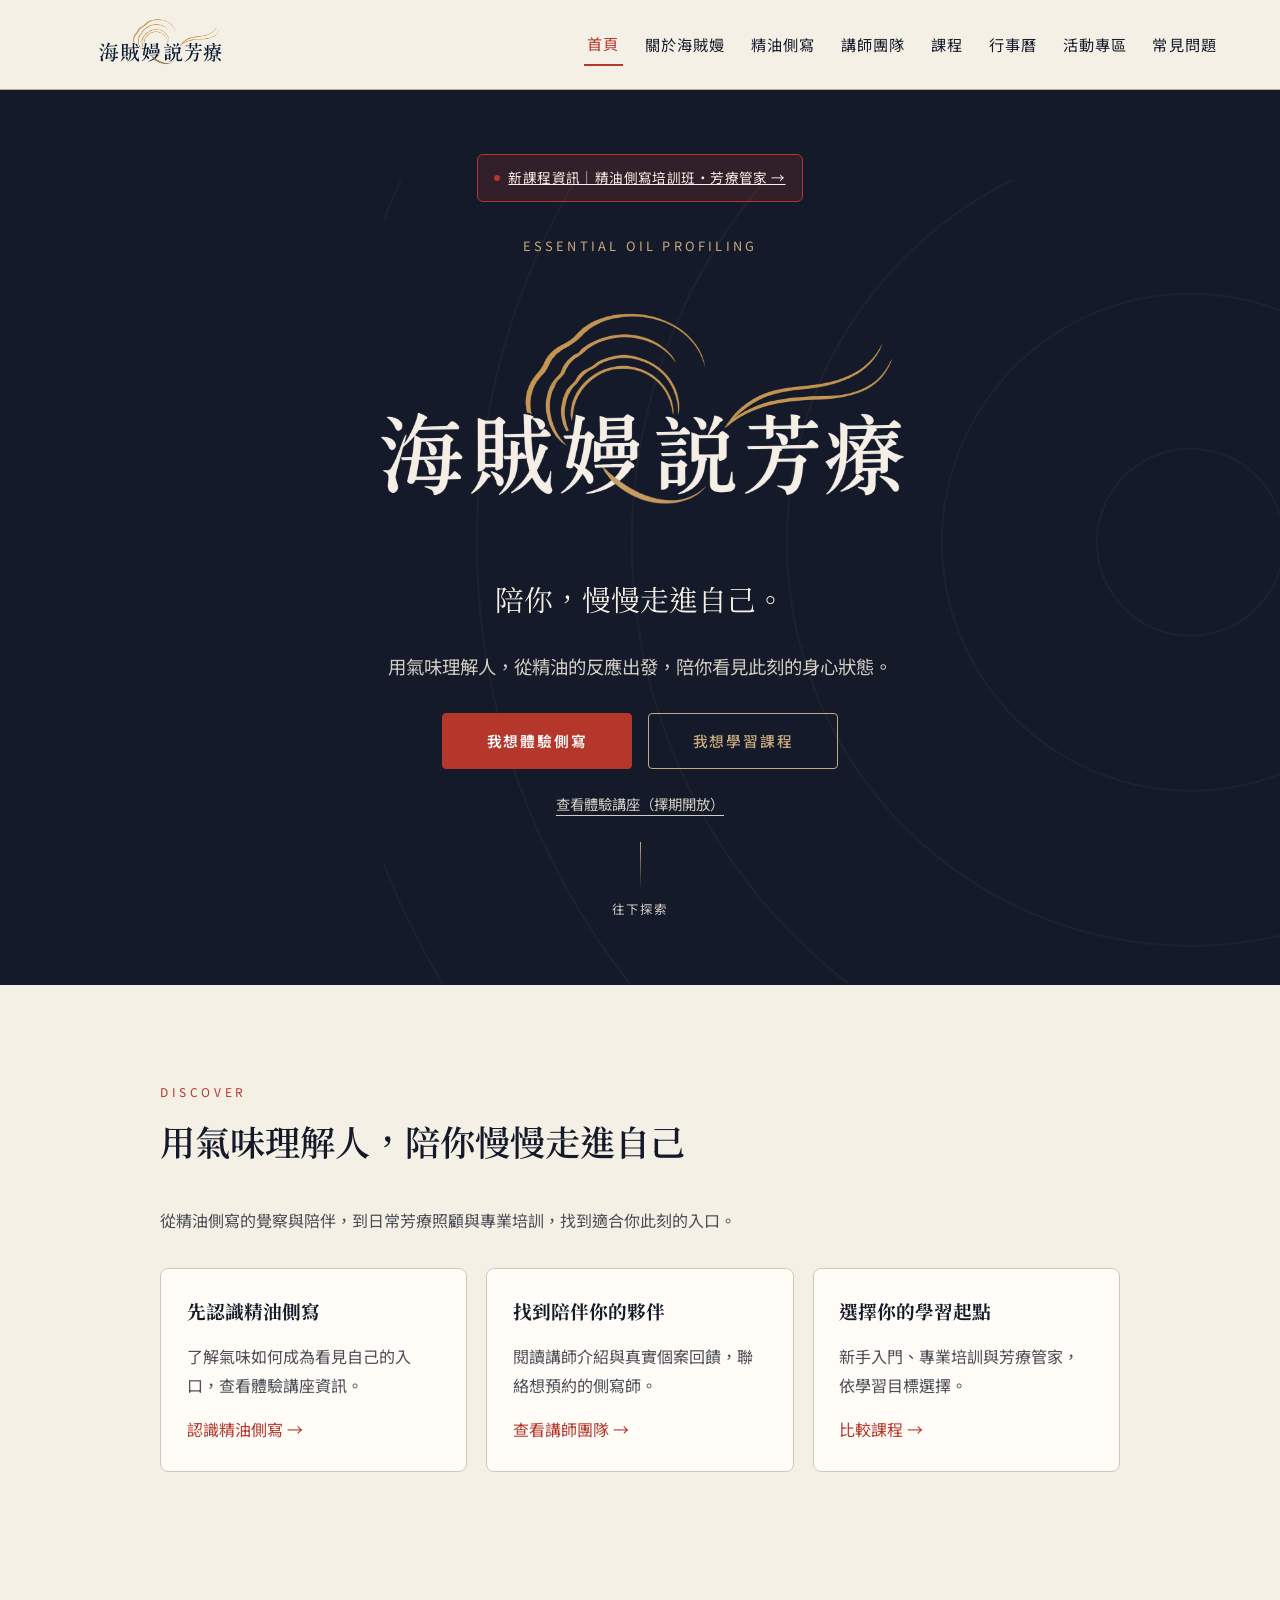
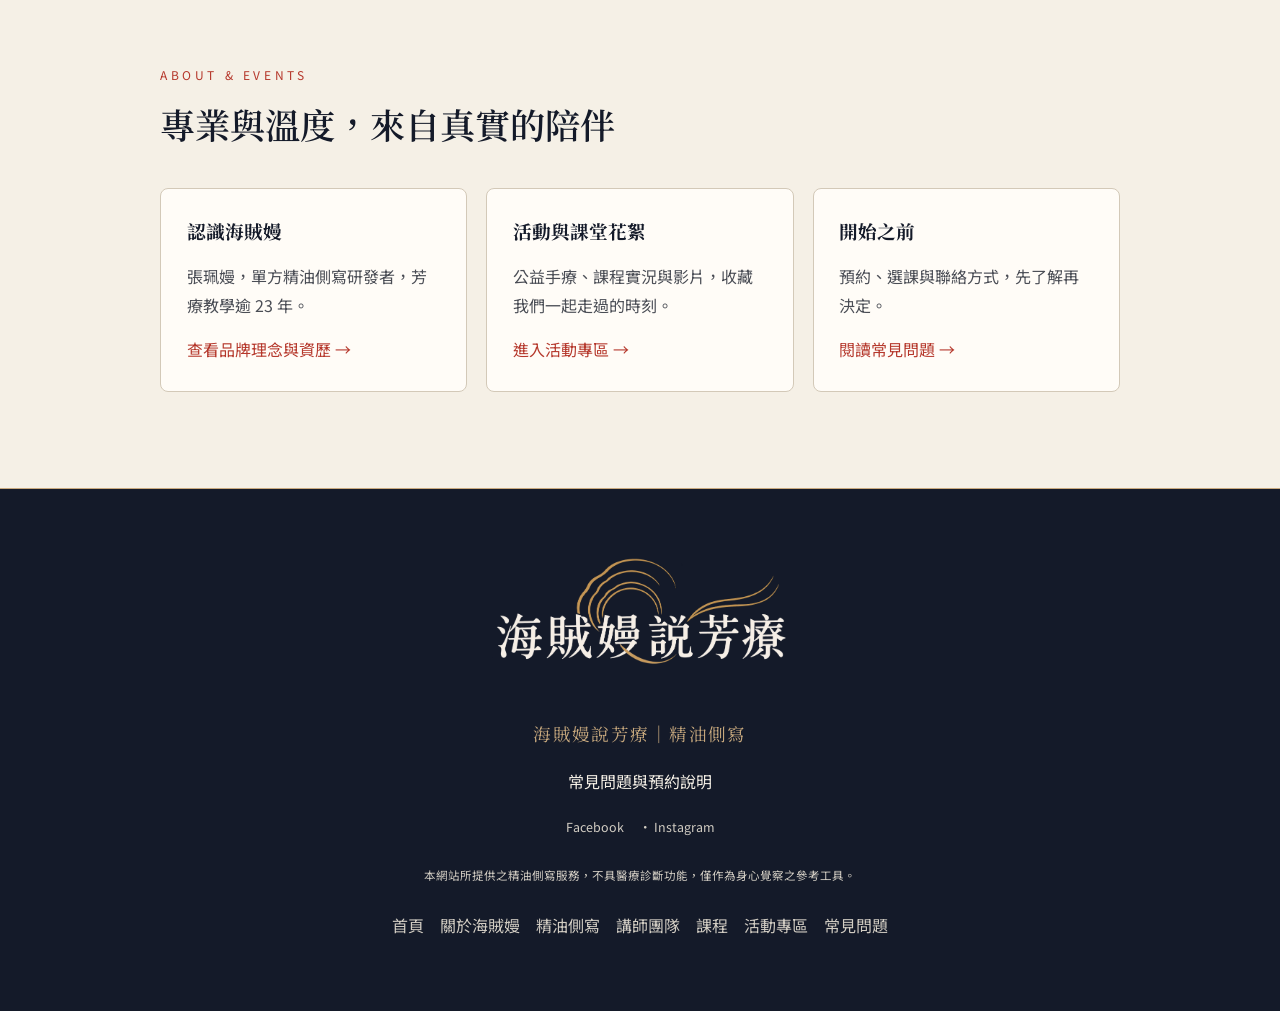
<file: index.html>
<!DOCTYPE html>
<html lang="zh-TW"><head><meta charset="UTF-8"><meta name="viewport" content="width=device-width, initial-scale=1"><title>首頁｜海賊嫚說芳療</title><meta name="description" content="海賊嫚說芳療・首頁。用氣味理解人，陪你慢慢走進自己。"><link rel="preconnect" href="https://fonts.googleapis.com"><link href="https://fonts.googleapis.com/css2?family=Noto+Sans+TC:wght@300;400;500;700&amp;family=Noto+Serif+TC:wght@400;600&amp;display=swap" rel="stylesheet"><link rel="stylesheet" href="site.css"><link rel="stylesheet" href="brand-header.css"></head><body class="home-page branded-page"><a class="skip-link" href="#main-content">跳至主要內容</a><nav aria-label="主要導覽"><a class="nav-home" href="index.html" aria-label="海賊嫚說芳療首頁"><img class="nav-brand-logo" src="logo-year-rings-transparent-v1.png" alt="海賊嫚說芳療：深色字年輪生香 Logo"></a><button class="nav-toggle" type="button" aria-expanded="false" aria-controls="main-nav-links">選單</button><div class="nav-links" id="main-nav-links"><a href="index.html" aria-current="page">首頁</a><a href="about.html">關於海賊嫚</a><a href="profiling.html">精油側寫</a><a href="team.html">講師團隊</a><a href="courses.html">課程</a><a href="calendar.html">行事曆</a><a href="events.html">活動專區</a><a href="faq.html">常見問題</a></div></nav><main id="main-content"><section id="hero">
  <a class="announcement-badge" href="courses.html">
    <span class="dot"></span>
    <span>新課程資訊｜精油側寫培訓班・芳療管家 →</span>
  </a>
  <p class="hero-eyebrow">Essential Oil Profiling</p>
  <img class="brand-emblem" src="logo-year-rings-white-gold-v2.png" alt="海賊嫚說芳療：白字與琥珀金年輪生香品牌標誌">
  <h1 class="brand-accessible-title">海賊嫚說芳療</h1>
  <p class="hero-tagline">陪你，慢慢走進自己。</p>
  <p class="hero-sub">用氣味理解人，從精油的反應出發，陪你看見此刻的身心狀態。</p>
  <div class="hero-actions">
    <a class="btn-hero-cta" href="team.html#team">我想體驗側寫</a>
    <a class="btn-hero-outline" href="courses.html">我想學習課程</a>
  </div>
  <a class="hero-lecture-link" href="profiling.html#lecture-entry">查看體驗講座（擇期開放）</a>
  <div class="hero-scroll">
    <div class="scroll-line"></div>
    <span>往下探索</span>
  </div>
</section><section id="home-paths"><div class="section-inner"><p class="section-label">Discover</p><h2 class="section-title">用氣味理解人，陪你慢慢走進自己</h2><p class="home-intro">從精油側寫的覺察與陪伴，到日常芳療照顧與專業培訓，找到適合你此刻的入口。</p><div class="home-grid"><a class="home-tile" href="profiling.html"><h3>先認識精油側寫</h3><p>了解氣味如何成為看見自己的入口，查看體驗講座資訊。</p><span>認識精油側寫 →</span></a><a class="home-tile" href="team.html"><h3>找到陪伴你的夥伴</h3><p>閱讀講師介紹與真實個案回饋，聯絡想預約的側寫師。</p><span>查看講師團隊 →</span></a><a class="home-tile" href="courses.html"><h3>選擇你的學習起點</h3><p>新手入門、專業培訓與芳療管家，依學習目標選擇。</p><span>比較課程 →</span></a></div></div></section><section><div class="section-inner"><p class="section-label">About &amp; Events</p><h2 class="section-title">專業與溫度，來自真實的陪伴</h2><div class="home-grid"><a class="home-tile" href="about.html"><h3>認識海賊嫚</h3><p>張珮嫚，單方精油側寫研發者，芳療教學逾 23 年。</p><span>查看品牌理念與資歷 →</span></a><a class="home-tile" href="events.html"><h3>活動與課堂花絮</h3><p>公益手療、課程實況與影片，收藏我們一起走過的時刻。</p><span>進入活動專區 →</span></a><a class="home-tile" href="faq.html"><h3>開始之前</h3><p>預約、選課與聯絡方式，先了解再決定。</p><span>閱讀常見問題 →</span></a></div></div></section></main><footer>
  <img class="footer-emblem" src="logo-year-rings-white-gold-v2.png" alt="海賊嫚說芳療：白字與琥珀金年輪生香品牌標誌" loading="lazy">
  <div class="footer-brand">海賊嫚說芳療｜精油側寫</div>
  <a class="footer-help" href="faq.html">常見問題與預約說明</a>
  <p>
    <a href="https://www.facebook.com/PattySayAroma/" target="_blank">Facebook</a>
    　·
    <a href="https://www.instagram.com/peimanzhang/" target="_blank">Instagram</a>
  </p>
  <p class="footer-disclaimer">本網站所提供之精油側寫服務，不具醫療診斷功能，僅作為身心覺察之參考工具。</p>
<div class="footer-navigation"><a href="index.html">首頁</a><a href="about.html">關於海賊嫚</a><a href="profiling.html">精油側寫</a><a href="team.html">講師團隊</a><a href="courses.html">課程</a><a href="events.html">活動專區</a><a href="faq.html">常見問題</a></div></footer><script src="site.js" defer></script></body></html>
</file>
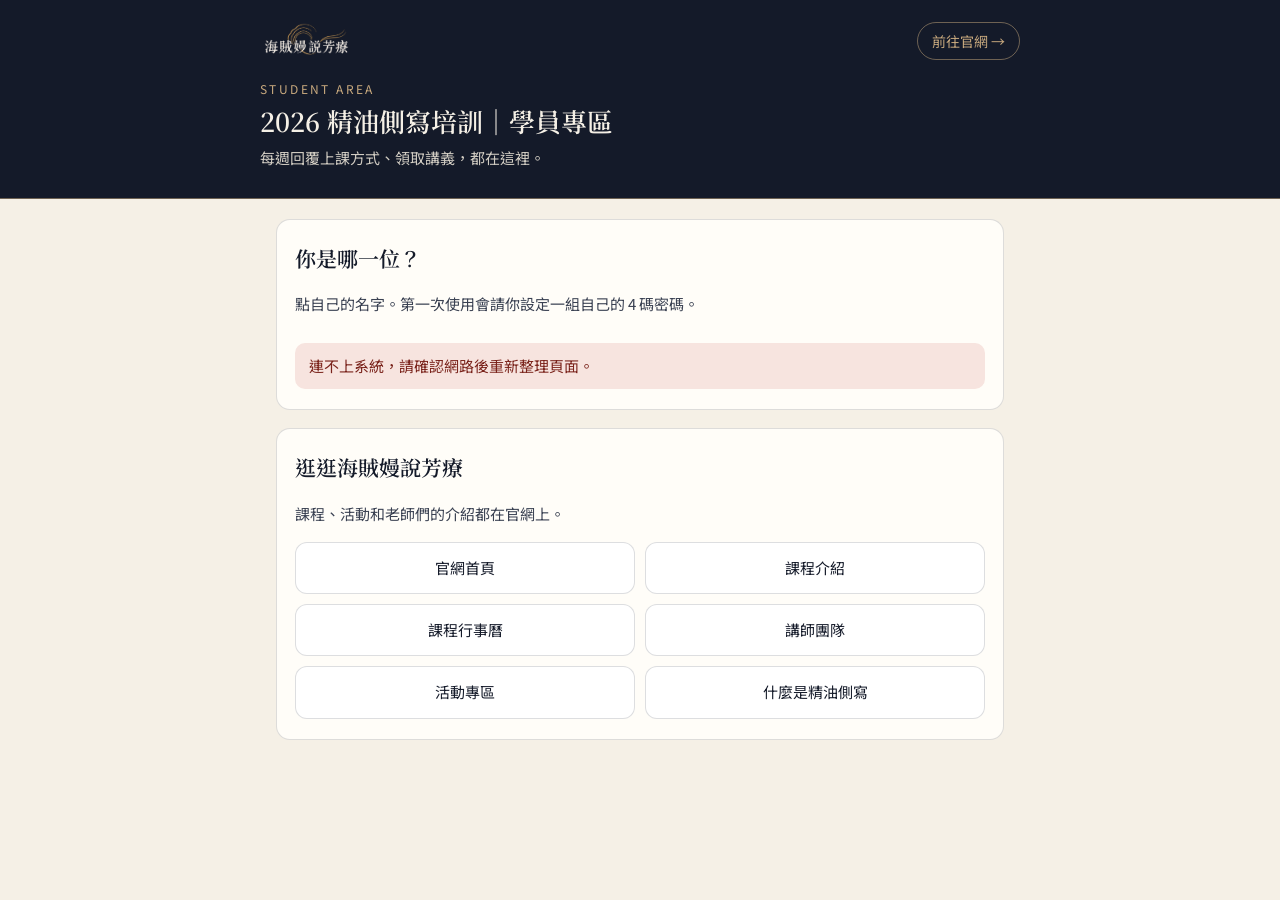
<file: class-2026/index.html>
<!DOCTYPE html>
<html lang="zh-TW">
<head>
<meta charset="UTF-8">
<meta name="viewport" content="width=device-width, initial-scale=1">
<meta name="robots" content="noindex, nofollow">
<title>學員專區｜海賊嫚說芳療</title>
<link rel="preconnect" href="https://fonts.googleapis.com">
<link href="https://fonts.googleapis.com/css2?family=Noto+Sans+TC:wght@400;500;700&family=Noto+Serif+TC:wght@600&display=swap" rel="stylesheet">
<link rel="stylesheet" href="style.css?v=12">
</head>
<body>
<header class="top">
  <div class="top-inner">
    <div class="top-row"><a href="../index.html" aria-label="海賊嫚說芳療官網首頁"><img src="../logo-year-rings-white-gold-v2.png" alt="海賊嫚說芳療"></a><a class="top-link" href="../index.html">前往官網 →</a></div>
    <p class="eyebrow">STUDENT AREA</p>
    <h1>2026 精油側寫培訓｜學員專區</h1>
    <p class="sub">每週回覆上課方式、領取講義，都在這裡。</p>
  </div>
</header>
<main>
  <p class="muted hidden" id="loading">載入中…</p>

  <!-- 1. 選名字 -->
  <section class="card hidden" id="step-name">
    <h2>你是哪一位？</h2>
    <p class="muted">點自己的名字。第一次使用會請你設定一組自己的 4 碼密碼。</p>
    <div class="choices names" id="names"></div>
    <div class="alert hidden" id="name-err"></div>
  </section>

  <!-- 2. 設定或輸入密碼 -->
  <section class="card hidden" id="step-pin">
    <div class="row">
      <h2 id="pin-title">輸入密碼</h2>
      <button class="btn ghost" type="button" id="pin-back">換名字</button>
    </div>
    <p class="muted" id="pin-desc"></p>
    <form id="pin-form">
      <input type="password" id="pin1" inputmode="numeric" pattern="\d{4}" maxlength="4" autocomplete="off" aria-label="4 碼密碼" placeholder="4 碼數字">
      <input type="password" id="pin2" inputmode="numeric" pattern="\d{4}" maxlength="4" autocomplete="off" aria-label="再輸入一次" placeholder="再輸入一次" style="margin-top:10px">
      <button class="btn" type="submit" id="pin-btn">進入</button>
    </form>
    <p class="hint" id="pin-help"></p>
    <div class="alert hidden" id="pin-err"></div>
  </section>

  <!-- 3. 出席調查 -->
  <section class="card hidden" id="step-form">
    <div class="row">
      <h2 id="hello">你好</h2>
      <button class="btn ghost" type="button" id="logout">不是我，換人</button>
    </div>
    <p class="muted">選堂次，告訴老師這堂你會怎麼上課。可以一次把後面幾堂都先填好，也可以每週再填；截止前都能回來改，以最後一次為準。</p>
    <div class="alert" style="background:#F3ECDF;color:#4A3A22">
      <b>請注意</b><br>
      ・填寫與更改的截止時間是<b>上課前一天晚上 8 點</b>（週三班是週二晚上 8 點，週六班和請假是週五晚上 8 點），之後就不能再改。<br>
      ・選了實體或線上，就請<b>務必出席</b>。教室、講義、精油和線上安排都是照這份統計準備的。臨時有狀況，請直接私訊小馨子。
    </div>
    <div class="tabs" role="tablist" id="tabs"></div>
    <div id="session-head"></div>

    <h3>① 這堂上哪一天？</h3>
    <div class="choices" id="days"></div>

    <div id="mode-wrap">
      <h3>② 用什麼方式上課？</h3>
      <div class="choices" id="modes"></div>
      <p class="hint" id="mode-note"></p>
    </div>

    <h3>想跟老師說的話（可不填）</h3>
    <textarea id="note" maxlength="200" placeholder="例如：會晚 20 分鐘到"></textarea>

    <button class="btn" type="button" id="submit">送出</button>
    <div class="alert hidden" id="lock-msg"></div>
    <div class="alert hidden" id="form-err"></div>
    <div class="ok hidden" id="form-ok"></div>
    <div id="after-dl"></div>
  </section>

  <!-- 4. 講義 -->
  <section class="card hidden" id="step-dl">
    <h2>我的講義</h2>
    <p class="muted">每份講義都印有你的名字，僅供個人學習使用，請不要轉傳。講義在<b>你登記上課那天的前一天早上 8 點</b>開放下載（週三班是週二早上，週六班和請假是週五早上）。老師更新內容時，會標示「有新版」，請重新下載。</p>
    <div class="agree hidden" id="agree-box">
      <h3 id="agree-title" style="margin-top:6px">學習保證書</h3>
      <p class="muted" style="margin:0 0 6px">下載講義前，請先閱讀並簽署。只要填一次。</p>
      <div class="agree-text">
        <div class="agree-notice" id="agree-notice"></div>
        <p id="agree-intro"></p>
        <ol id="agree-items"></ol>
      </div>
      <label class="agree-check"><input type="checkbox" id="agree-ok"> 我已閱讀，並同意以上內容</label>
      <label for="agree-sign" class="muted" style="display:block;margin-top:10px">中文全名</label>
      <input type="text" id="agree-sign" maxlength="10" autocomplete="name" placeholder="例如：王小明">
      <div class="row" style="margin-top:12px"><span class="muted">親筆簽名（用手指或滑鼠在框內簽）</span><button class="btn ghost" type="button" id="sig-clear">清除重簽</button></div>
      <canvas id="sig" class="sig" aria-label="簽名區"></canvas>
      <button class="btn" type="button" id="agree-btn">簽署並開始下載講義</button>
      <div class="alert hidden" id="agree-err"></div>
    </div>
    <p class="ok hidden" id="agree-done"></p>
    <ul class="dl" id="dl-list"></ul>
    <p class="muted hidden" id="dl-empty">講義還沒上傳，上課前會放上來。</p>
    <div class="alert hidden" id="dl-err"></div>
  </section>

  <!-- 5. 上課資訊 -->
  <section class="card hidden" id="step-info">
    <h2>上課資訊</h2>
    <ul class="info">
      <li>時間：09:30–16:30（午休一小時）</li>
      <li>教室：臺北市中山區新生北路1段110號8樓之3（Google Map 可搜尋「保信乾洗商店」）</li>
      <li>線上：Google Meet，與實體課程同步</li>
      <li>週三班：11/18、11/25、12/2、12/9，成果發表會 2027/1/6</li>
      <li>週六班：11/21、11/28、12/5、12/12，成果發表會 2027/1/9</li>
    </ul>
  </section>

  <!-- 6. 官網 -->
  <section class="card" id="site-card">
    <h2>逛逛海賊嫚說芳療</h2>
    <p class="muted">課程、活動和老師們的介紹都在官網上。</p>
    <div class="site-links">
      <a href="../index.html">官網首頁</a>
      <a href="../courses.html">課程介紹</a>
      <a href="../calendar.html">課程行事曆</a>
      <a href="../team.html">講師團隊</a>
      <a href="../events.html">活動專區</a>
      <a href="../profiling.html">什麼是精油側寫</a>
    </div>
  </section>
</main>

<script src="common.js?v=12"></script>
<script>
const $ = id => document.getElementById(id);
const store = {
  get(k) { try { return localStorage.getItem(k); } catch (e) { return null; } },
  set(k, v) { try { localStorage.setItem(k, v); } catch (e) {} },
  del(k) { try { localStorage.removeItem(k); } catch (e) {} },
};
const state = { roster: [], name: '', pin: '', claimed: false, agreed: false, latest: {}, handouts: [], idx: currentIndex(), day: '', mode: '' };
const LOGGED_IN = ['step-form', 'step-dl', 'step-info'];

function show(id, on = true) { $(id).classList.toggle('hidden', !on); }
function only(ids) {
  ['loading', 'step-name', 'step-pin', ...LOGGED_IN].forEach(id => show(id, ids.includes(id)));
}
function errText(code) {
  return ({
    pin: '密碼不對，請再試一次。',
    pinformat: '密碼要是 4 個數字。',
    locked: '輸錯太多次了，請 15 分鐘後再試，或直接找小馨子。',
    claimed: '這個名字剛剛已經被設定密碼了。如果不是你設定的，請找小馨子。',
    unclaimed: '這個名字還沒設定密碼，請重新點一次自己的名字。',
    name: '名單裡找不到這個名字，請找小馨子。',
    deadline: '這個選項已經過了截止時間（上課前一天晚上 8 點），有狀況請私訊小馨子。',
    locked_prev: '這堂你原本的登記已經截止，不能再更改，有狀況請私訊小馨子。',
    file: '找不到這份講義，請找小馨子。',
    agree: '請先簽署下方的學習保證書，才能下載講義。',
    notyet: '這份講義還沒到開放時間，到了就能下載。',
    sign: '請勾選同意，輸入中文全名並親筆簽名。',
  })[code] || '系統忙碌中，請稍後再試，或找小馨子。（' + code + '）';
}

// ---------- 登入 ----------
async function loadRoster() {
  only(['loading']);
  try {
    const r = await api({ action: 'roster' });
    if (!r.ok) throw new Error(r.error);
    state.roster = r.students;
    $('names').innerHTML = r.students.map(s =>
      `<button type="button" class="choice" data-name="${esc(s.name)}">${esc(s.name)}${s.claimed ? '' : '<small>第一次使用</small>'}</button>`).join('');
    only(['step-name']);
  } catch (e) {
    only(['step-name']);
    $('name-err').textContent = '連不上系統，請確認網路後重新整理頁面。'; show('name-err');
  }
}

function askPin(name) {
  const s = state.roster.find(x => x.name === name);
  state.name = name; state.claimed = !!(s && s.claimed);
  $('pin1').value = ''; $('pin2').value = ''; show('pin-err', false);
  show('pin2', !state.claimed);
  if (state.claimed) {
    $('pin-title').textContent = name + '，請輸入密碼';
    $('pin-desc').textContent = '輸入你之前設定的 4 碼密碼。';
    $('pin-help').textContent = '忘記密碼，或你從來沒設定過卻要你輸入密碼（可能有人點錯名字），請找小馨子幫你重設。';
    $('pin-btn').textContent = '進入';
  } else {
    $('pin-title').textContent = name + '，設定你的密碼';
    $('pin-desc').textContent = '第一次使用，請設定一組你自己記得住的 4 碼數字。之後這個名字只有你進得去。';
    $('pin-help').textContent = '這台手機會記住你，下次打開就直接進來。換手機時才需要再輸入。';
    $('pin-btn').textContent = '設定並進入';
  }
  only(['step-pin']);
  $('pin1').focus();
}

async function submitPin() {
  const p1 = $('pin1').value.trim(), p2 = $('pin2').value.trim();
  show('pin-err', false);
  if (!/^\d{4}$/.test(p1)) { $('pin-err').textContent = errText('pinformat'); show('pin-err'); return; }
  if (!state.claimed && p1 !== p2) { $('pin-err').textContent = '兩次輸入的密碼不一樣，請再輸入一次。'; show('pin-err'); return; }
  $('pin-btn').disabled = true;
  try {
    if (!state.claimed) {
      const c = await api({ action: 'claim', name: state.name, pin: p1 });
      if (!c.ok) throw new Error(c.error);
    }
    const ok = await login(state.name, p1);
    if (!ok) throw new Error(state.lastError || 'pin');
  } catch (e) {
    $('pin-err').textContent = errText(e.message); show('pin-err');
  } finally { $('pin-btn').disabled = false; }
}

async function login(name, pin) {
  const r = await api({ action: 'login', name, pin });
  if (!r.ok) { state.lastError = r.error; return false; }
  state.name = name; state.pin = pin; state.latest = r.latest || {}; state.handouts = r.handouts || []; state.agreed = !!r.agreed;
  store.set('cls_name', name); store.set('cls_pin', pin);
  $('hello').textContent = name + '，你好';
  only(LOGGED_IN);
  renderTabs(); renderSession(); renderHandouts();
  return true;
}

function logout() {
  store.del('cls_name'); store.del('cls_pin');
  state.name = ''; state.pin = ''; state.latest = {}; state.handouts = []; state.agreed = false;
  loadRoster();
}

// ---------- 出席調查 ----------
function renderTabs() {
  const cur = currentIndex();
  $('tabs').innerHTML = SESSIONS.map((s, i) => i < cur ? '' :
    `<button type="button" class="tab" role="tab" data-i="${i}" aria-selected="${i === state.idx}">${s.key}${i === cur ? '（本週）' : ''}</button>`).join('');
}

function renderSession() {
  const s = SESSIONS[state.idx];
  const mine = state.latest[s.key];
  state.day = mine ? mine.day : ''; state.mode = mine ? mine.mode : '';
  $('note').value = mine ? (mine.note || '') : '';
  $('session-head').innerHTML = `<p><span class="badge">${s.key}</span>　週三 ${md(s.wed)}／週六 ${md(s.sat)}</p>` +
    (mine ? `<div class="ok">你目前登記：${esc(summary(mine, s))}（${esc(mine.time)} 填寫）。要改的話重新選擇後送出。</div>` : '');
  show('form-ok', false); show('form-err', false); $('after-dl').innerHTML = '';
  renderChoices();
}

function summary(m, s) {
  if (m.day === '請假') return s.noReplay ? '請假（這堂沒有回放）' : '請假，看回放';
  return `${m.day} ${md(m.day === '週三' ? s.wed : s.sat)}・${m.mode}`;
}

function lockedPrev() {
  const s = SESSIONS[state.idx];
  const mine = state.latest[s.key];
  return !!(mine && Date.now() > deadlineOf(s, mine.day));
}

function renderChoices() {
  const s = SESSIONS[state.idx];
  const now = Date.now();
  const locked = lockedPrev();
  const days = [['週三', '週三班', md(s.wed)], ['週六', '週六班', md(s.sat)], ['請假', '請假', s.noReplay ? '這堂沒有回放' : '看回放']];
  $('days').innerHTML = days.map(([v, t, sub]) => {
    const closed = now > deadlineOf(s, v);
    return `<button type="button" class="choice" data-day="${v}" aria-pressed="${state.day === v}" ${closed || locked ? 'disabled' : ''}>${t}<small>${sub}</small>` +
      `<small>${closed ? '已截止' : deadlineText(s, v) + '前'}</small></button>`;
  }).join('');
  $('submit').disabled = locked;
  $('lock-msg').textContent = locked ? '這堂已經過了截止時間，不能再更改。臨時有狀況請直接私訊小馨子。' : '';
  show('lock-msg', locked);
  const needMode = state.day && state.day !== '請假';
  show('mode-wrap', needMode);
  if (s.modes.length === 1 && needMode) state.mode = s.modes[0];
  $('modes').innerHTML = ['實體', '線上'].map(m => {
    const ok = s.modes.includes(m);
    return `<button type="button" class="choice" data-mode="${m}" aria-pressed="${state.mode === m}" ${ok ? '' : 'disabled'}>${m === '實體' ? '實體（到教室）' : '線上（Google Meet）'}${ok ? (s.suggest === m ? '<small>建議這堂到現場</small>' : '') : '<small>本堂不開放</small>'}</button>`;
  }).join('');
  $('mode-note').textContent = s.note || '';
}

async function submit() {
  const s = SESSIONS[state.idx];
  show('form-err', false); show('form-ok', false);
  if (!state.day) { $('form-err').textContent = '請先選這堂上哪一天。'; show('form-err'); return; }
  if (state.day !== '請假' && !s.modes.includes(state.mode)) { $('form-err').textContent = '請選上課方式。'; show('form-err'); return; }
  $('submit').disabled = true;
  try {
    const r = await api({ action: 'submit', name: state.name, pin: state.pin, session: s.key, day: state.day, mode: state.mode, note: $('note').value.trim() });
    if (!r.ok) throw new Error(r.error);
    state.latest = r.latest || state.latest; state.handouts = r.handouts || state.handouts;
    renderSession(); renderHandouts();
    $('form-ok').textContent = `已收到！${s.key}：${summary(state.latest[s.key], s)}。謝謝你，老師那邊已經看得到了。`;
    show('form-ok');
    const these = state.handouts.filter(h => h.session === s.key);
    $('after-dl').innerHTML = these.length && !state.agreed
      ? `<p class="muted" style="margin-top:12px">這堂的講義已經上傳了！第一次下載前，請先到下方「我的講義」簽署學習保證書。</p>`
      : these.length
      ? `<h3>順便領這堂的講義</h3><ul class="dl">${these.map(dlItem).join('')}</ul>`
      : `<p class="muted" style="margin-top:12px">這堂的講義還沒上傳，放上來後會出現在下方「我的講義」。</p>`;
  } catch (e) {
    $('form-err').textContent = e.message === 'pin' || e.message === 'locked'
      ? '登入狀態失效，請按「不是我，換人」重新登入。'
      : (e.message === 'deadline' || e.message === 'locked_prev') ? errText(e.message)
      : '送出失敗，請再按一次；一直不行請找小馨子。';
    show('form-err');
  } finally { $('submit').disabled = lockedPrev(); }
}

// ---------- 講義 ----------
function dlItem(h) {
  if (h.locked) return `<li><span><span class="badge">${esc(h.session)}</span> ${esc(h.title)}<br><small class="muted">${esc(h.opens)}開放下載</small></span>` +
    `<span class="badge" style="white-space:nowrap">尚未開放</span></li>`;
  const tag = h.isNew ? ' <span class="badge" style="background:#F7E4DF;color:#7A231B">有新版</span>'
    : h.downloaded ? ' <small class="muted">已下載</small>' : '';
  return `<li><span><span class="badge">${esc(h.session)}</span> ${esc(h.title)}${tag}<br><small class="muted">${esc(h.updated || '')} 更新</small></span>` +
    `<button type="button" class="btn" data-id="${esc(h.id)}">下載</button></li>`;
}

function renderHandouts() {
  const list = state.handouts;
  show('dl-empty', list.length === 0);
  const needSign = list.length > 0 && !state.agreed;
  const wasHidden = $('agree-box').classList.contains('hidden');
  show('agree-box', needSign);
  if (needSign && wasHidden) sigSetup();
  $('dl-list').innerHTML = state.agreed ? list.map(dlItem).join('')
    : list.map(h => `<li><span><span class="badge">${esc(h.session)}</span> ${esc(h.title)}<br><small class="muted">簽署保證書後即可下載</small></span></li>`).join('');
}

function renderAgreement() {
  $('agree-title').textContent = AGREEMENT.title;
  $('agree-notice').innerHTML = (AGREEMENT.notice || []).map(t => `<p>${esc(t)}</p>`).join('');
  $('agree-intro').textContent = AGREEMENT.intro;
  $('agree-items').innerHTML = AGREEMENT.items.map(t => `<li>${esc(t)}</li>`).join('');
}

async function agree() {
  const sign = $('agree-sign').value.replace(/\s/g, '');
  show('agree-err', false);
  const err = !$('agree-ok').checked ? '請先勾選「我已閱讀，並同意以上內容」。'
    : !/^[\u4e00-\u9fff‧·．]{2,10}$/.test(sign) ? '請輸入中文全名（例如：王小明）。'
    : sig.strokes < 1 || sig.ink < 60 ? '請在框內親筆簽名。' : '';
  if (err) { $('agree-err').textContent = err; show('agree-err'); return; }
  $('agree-btn').disabled = true;
  try {
    const r = await api({ action: 'agree', name: state.name, pin: state.pin, sign, sig: sigImage(), version: AGREEMENT.version });
    if (!r.ok) throw new Error(r.error);
    state.agreed = true;
    $('agree-done').textContent = '已收到你的學習保證書，謝謝！現在可以下載講義了。'; show('agree-done');
    renderHandouts();
  } catch (e) {
    $('agree-err').textContent = e.message === 'sign' || e.message === 'sig' ? errText('sign') : '送出失敗，請再試一次；一直不行請找小馨子。'; show('agree-err');
  } finally { $('agree-btn').disabled = false; }
}

async function download(btn) {
  const old = btn.textContent; btn.disabled = true; btn.textContent = '準備中…'; show('dl-err', false);
  try {
    const r = await api({ action: 'download', name: state.name, pin: state.pin, id: btn.dataset.id });
    if (!r.ok) throw new Error(r.error);
    const bytes = Uint8Array.from(atob(r.data), c => c.charCodeAt(0));
    const url = URL.createObjectURL(new Blob([bytes], { type: r.mime || 'application/pdf' }));
    const a = document.createElement('a'); a.href = url; a.download = r.filename; document.body.appendChild(a); a.click(); a.remove();
    setTimeout(() => URL.revokeObjectURL(url), 10000);
    const h = state.handouts.find(x => x.id === btn.dataset.id);
    if (h) { h.downloaded = true; h.isNew = false; }
    renderHandouts();
  } catch (e) {
    if (e.message === 'agree') { state.agreed = false; renderHandouts(); }
    $('dl-err').textContent = (e.message === 'agree' || e.message === 'notyet') ? errText(e.message) : '下載失敗，請再試一次；一直不行請找小馨子。'; show('dl-err');
    btn.disabled = false; btn.textContent = old;
  }
}

// ---------- 手寫簽名 ----------
const sig = { strokes: 0, ink: 0, drawing: false, last: null };
function sigSetup() {
  const c = $('sig'), ctx = c.getContext('2d');
  const ratio = window.devicePixelRatio || 1;
  const w = c.clientWidth || 300, h = c.clientHeight || 160;
  c.width = w * ratio; c.height = h * ratio;
  ctx.setTransform(ratio, 0, 0, ratio, 0, 0);
  ctx.lineWidth = 2.6; ctx.lineCap = 'round'; ctx.lineJoin = 'round'; ctx.strokeStyle = '#141A29';
  sig.strokes = 0; sig.ink = 0;
}
function sigPos(e) { const r = $('sig').getBoundingClientRect(); return { x: e.clientX - r.left, y: e.clientY - r.top }; }
function sigImage() {
  // 白底縮成寬 600 的 PNG
  const c = $('sig'), out = document.createElement('canvas');
  out.width = 600; out.height = Math.round(600 * c.height / c.width);
  const o = out.getContext('2d'); o.fillStyle = '#fff'; o.fillRect(0, 0, out.width, out.height);
  o.drawImage(c, 0, 0, out.width, out.height);
  return out.toDataURL('image/png');
}
$('sig').addEventListener('pointerdown', e => { e.preventDefault(); $('sig').setPointerCapture(e.pointerId); sig.drawing = true; sig.last = sigPos(e); sig.strokes++; });
$('sig').addEventListener('pointermove', e => {
  if (!sig.drawing) return; e.preventDefault();
  const p = sigPos(e), ctx = $('sig').getContext('2d');
  ctx.beginPath(); ctx.moveTo(sig.last.x, sig.last.y); ctx.lineTo(p.x, p.y); ctx.stroke();
  sig.ink += Math.hypot(p.x - sig.last.x, p.y - sig.last.y); sig.last = p;
});
['pointerup', 'pointercancel', 'pointerleave'].forEach(t => $('sig').addEventListener(t, () => { sig.drawing = false; }));
$('sig-clear').addEventListener('click', sigSetup);

// ---------- 事件 ----------
$('names').addEventListener('click', e => { const b = e.target.closest('[data-name]'); if (b) askPin(b.dataset.name); });
$('pin-back').addEventListener('click', () => only(['step-name']));
$('pin-form').addEventListener('submit', e => { e.preventDefault(); submitPin(); });
$('logout').addEventListener('click', logout);
$('tabs').addEventListener('click', e => { const b = e.target.closest('[data-i]'); if (!b) return; state.idx = +b.dataset.i; renderTabs(); renderSession(); });
$('days').addEventListener('click', e => { const b = e.target.closest('[data-day]'); if (!b) return; state.day = b.dataset.day; if (state.day === '請假') state.mode = ''; renderChoices(); });
$('modes').addEventListener('click', e => { const b = e.target.closest('[data-mode]'); if (!b || b.disabled) return; state.mode = b.dataset.mode; renderChoices(); });
$('submit').addEventListener('click', submit);
$('agree-btn').addEventListener('click', agree);
renderAgreement();
document.addEventListener('click', e => { const b = e.target.closest('.dl [data-id]'); if (b && !b.disabled) download(b); });

(async () => {
  const n = store.get('cls_name'), p = store.get('cls_pin');
  if (n && p) {
    only(['loading']);
    try { if (await login(n, p)) return; } catch (e) {}
    store.del('cls_pin');
  }
  loadRoster();
})();
</script>
</body>
</html>
</file>
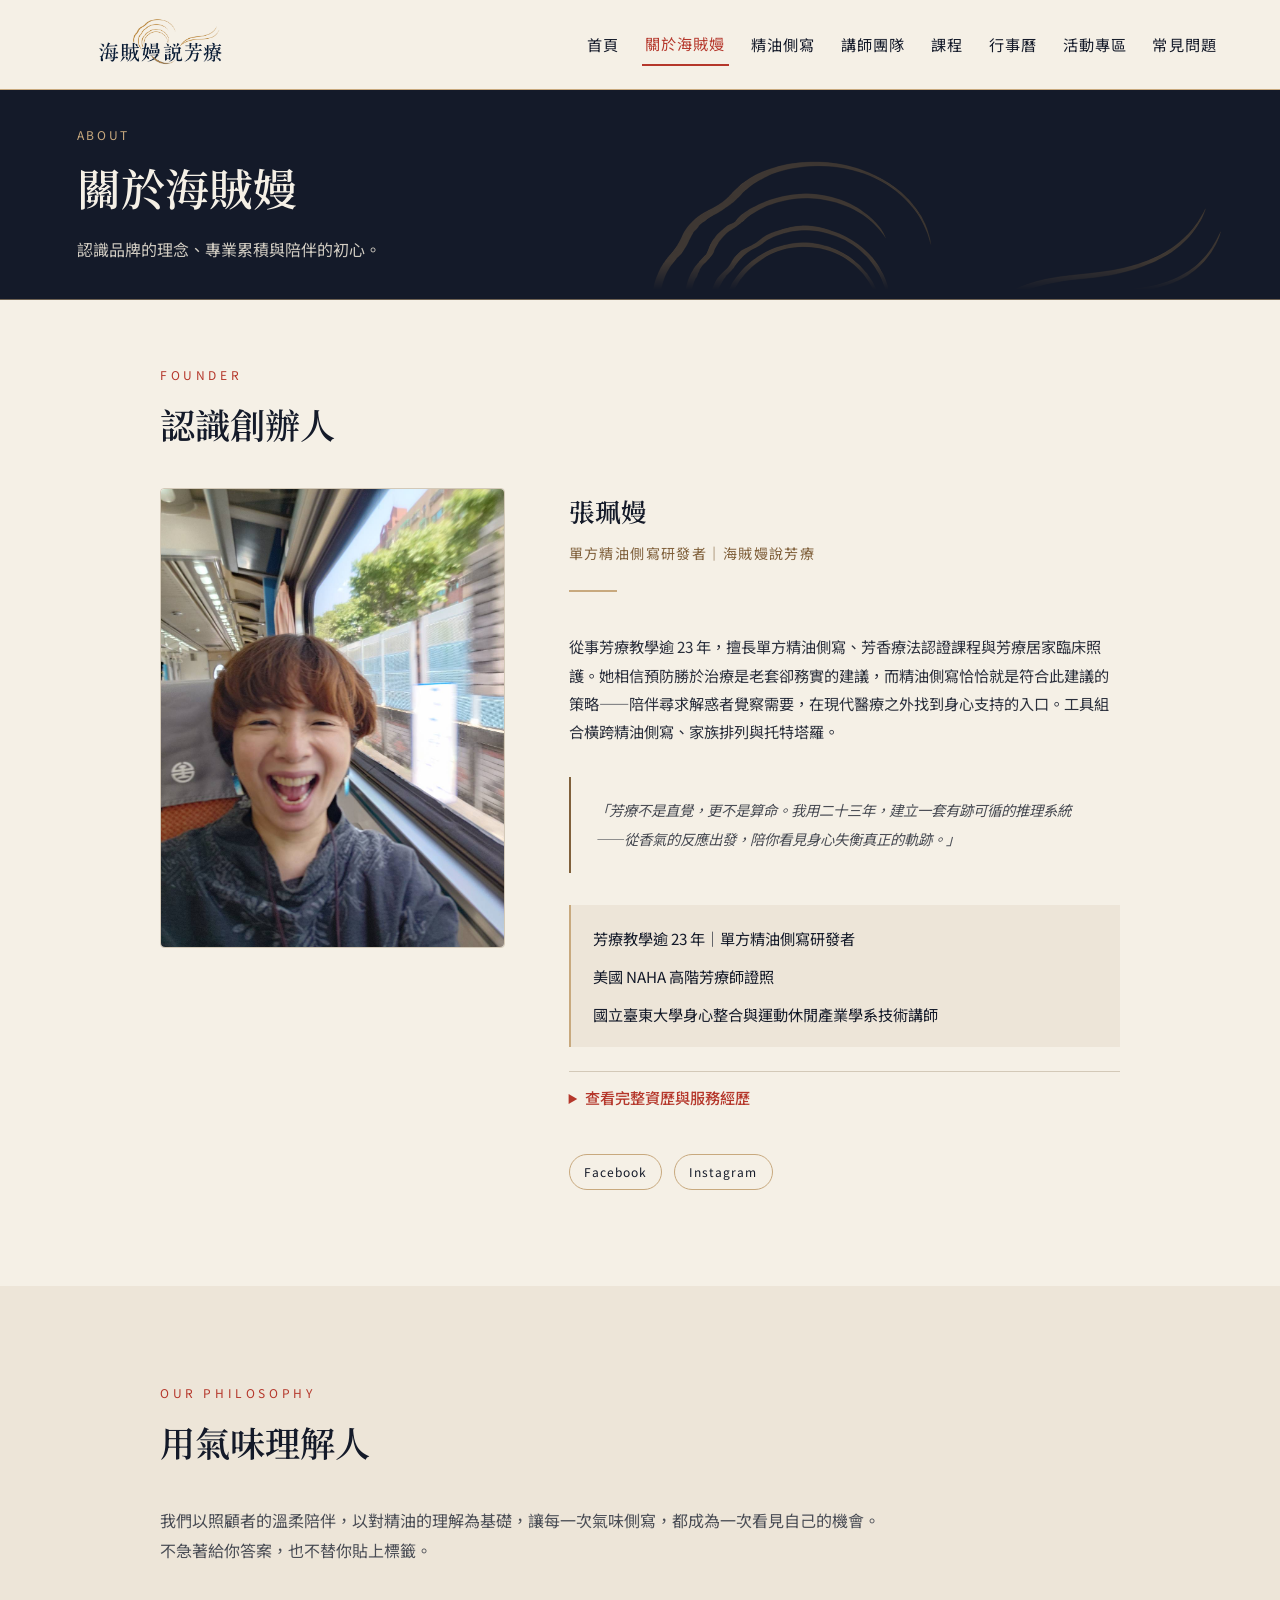
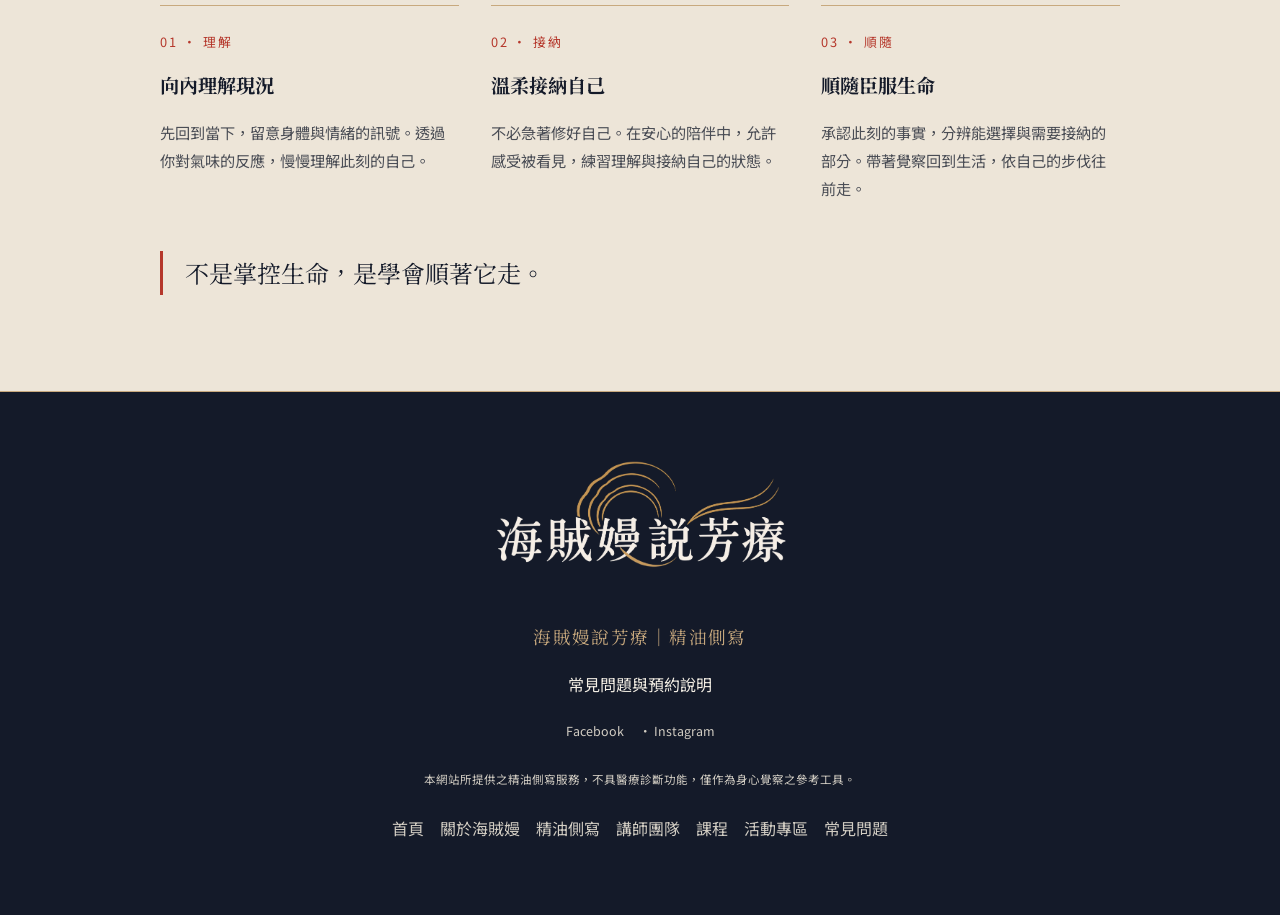
<file: about.html>
<!DOCTYPE html>
<html lang="zh-TW"><head><meta charset="UTF-8"><meta name="viewport" content="width=device-width, initial-scale=1"><title>關於海賊嫚｜海賊嫚說芳療</title><meta name="description" content="海賊嫚說芳療・關於海賊嫚。用氣味理解人，陪你慢慢走進自己。"><link rel="preconnect" href="https://fonts.googleapis.com"><link href="https://fonts.googleapis.com/css2?family=Noto+Sans+TC:wght@300;400;500;700&amp;family=Noto+Serif+TC:wght@400;600&amp;display=swap" rel="stylesheet"><link rel="stylesheet" href="site.css"><link rel="stylesheet" href="brand-header.css"></head><body class="inner-page branded-page"><a class="skip-link" href="#main-content">跳至主要內容</a><nav aria-label="主要導覽"><a class="nav-home" href="index.html" aria-label="海賊嫚說芳療首頁"><img class="nav-brand-logo" src="logo-year-rings-transparent-v1.png" alt="海賊嫚說芳療：深色字年輪生香 Logo"></a><button class="nav-toggle" type="button" aria-expanded="false" aria-controls="main-nav-links">選單</button><div class="nav-links" id="main-nav-links"><a href="index.html">首頁</a><a href="about.html" aria-current="page">關於海賊嫚</a><a href="profiling.html">精油側寫</a><a href="team.html">講師團隊</a><a href="courses.html">課程</a><a href="calendar.html">行事曆</a><a href="events.html">活動專區</a><a href="faq.html">常見問題</a></div></nav><main id="main-content"><header class="inner-brand-banner" aria-labelledby="page-title"><div class="banner-content"><p class="banner-eyebrow">ABOUT</p><h1 id="page-title">關於海賊嫚</h1><p class="banner-description">認識品牌的理念、專業累積與陪伴的初心。</p></div><div class="banner-ripples" aria-hidden="true"><i></i><i></i><i></i><i></i></div></header><section id="founder">
  <div class="section-inner">
    <p class="section-label">Founder</p>
    <h2 class="section-title">認識創辦人</h2>
    <div class="founder-grid">
      <div class="founder-photo">
        <img src="instructors/photos/patty-profile.jpg" alt="張珮嫚">
      </div>
      <div>
        <h3 class="founder-name">張珮嫚</h3>
        <p class="founder-title">單方精油側寫研發者｜海賊嫚說芳療</p>
        <div class="divider"></div>
        <p class="founder-bio">
          從事芳療教學逾 23 年，擅長單方精油側寫、芳香療法認證課程與芳療居家臨床照護。她相信預防勝於治療是老套卻務實的建議，而精油側寫恰恰就是符合此建議的策略——陪伴尋求解惑者覺察需要，在現代醫療之外找到身心支持的入口。工具組合橫跨精油側寫、家族排列與托特塔羅。
        </p>
        <blockquote class="founder-quote">
          「芳療不是直覺，更不是算命。我用二十三年，建立一套有跡可循的推理系統——從香氣的反應出發，陪你看見身心失衡真正的軌跡。」
        </blockquote>

        <div class="founder-highlights" aria-label="核心資歷">
          <p>芳療教學逾 23 年｜單方精油側寫研發者</p>
          <p>美國 NAHA 高階芳療師證照</p>
          <p>國立臺東大學身心整合與運動休閒產業學系技術講師</p>
        </div>
        <details class="reading-details founder-credentials">
          <summary>查看完整資歷與服務經歷</summary>
        <!-- 訓練認證 -->
        <div class="cred-section">
          <div class="cred-section-title">訓練認證</div>
          <ul class="cred-list">
            <li>美國 NAHA 高階芳療師證照</li>
            <li>法國 Ecole Internationale d'Aromathérapie — Pierre Franchomme 訓練課程</li>
            <li>法國 ECOLE PÉNOËL — Docteur Daniel Pénoël 訓練課程</li>
            <li>法國 Philippe Mailhebiau 訓練課程</li>
            <li>德國 Kurt Schnaubelt, Ph.D. 訓練課程</li>
            <li>SO-tai 日本操體技巧合格指導員</li>
          </ul>
        </div>

        <!-- 現任 -->
        <div class="cred-section">
          <div class="cred-section-title">現任職務</div>
          <ul class="cred-list">
            <li>馥蘭朵系列飯店芳療顧問</li>
            <li>國立臺東大學身心整合與運動休閒產業學系技術講師</li>
            <li>臺灣身心教育學會芳香療法認證課程講師</li>
            <li>臺灣身心教育學會精油側寫師認證課程講師</li>
            <li>FB 社團「海賊嫚芳療團」團長</li>
            <li>綻悠空間動力品牌芳香療法講師</li>
          </ul>
        </div>

        <!-- 服務經歷標籤 -->
        <div class="cred-section">
          <div class="cred-section-title">服務醫療機構（部分）</div>
          <div class="cred-tags">
            <span class="cred-tag">萬芳醫院</span>
            <span class="cred-tag">台大醫院</span>
            <span class="cred-tag">台北榮總</span>
            <span class="cred-tag">台中榮總</span>
            <span class="cred-tag">三總</span>
            <span class="cred-tag">成大醫院</span>
            <span class="cred-tag">亞東醫院</span>
            <span class="cred-tag">台東馬偕</span>
            <span class="cred-tag">林口長庚</span>
            <span class="cred-tag">高雄義大</span>
            <span class="cred-tag">振興醫院</span>
            <span class="cred-tag">新光醫院</span>
            <span class="cred-tag">耕莘醫院</span>
            <span class="cred-tag">汐止國泰</span>
            <span class="cred-tag">壢新醫院</span>
          </div>
        </div>

        <div class="cred-section">
          <div class="cred-section-title">服務學術機構（部分）</div>
          <div class="cred-tags">
            <span class="cred-tag">臺灣大學</span>
            <span class="cred-tag">交通大學</span>
            <span class="cred-tag">東海大學</span>
            <span class="cred-tag">東吳大學</span>
            <span class="cred-tag">宜蘭大學</span>
            <span class="cred-tag">臺灣藝術大學</span>
            <span class="cred-tag">臺北醫學大學</span>
            <span class="cred-tag">臺北護理健康大學</span>
            <span class="cred-tag">嘉南科技大學</span>
            <span class="cred-tag">台南應用科技大學</span>
            <span class="cred-tag">慈濟護理專科學校</span>
            <span class="cred-tag">臺東大學</span>
          </div>
        </div>

        </details>
        <div class="founder-links" style="margin-top:2rem;">
          <a class="btn-social" href="https://www.facebook.com/PattySayAroma/" target="_blank">Facebook</a>
          <a class="btn-social" href="https://www.instagram.com/peimanzhang/" target="_blank">Instagram</a>
        </div>
      </div>
    </div>
  </div>
</section><section id="brand-philosophy">
  <div class="section-inner">
    <p class="section-label">Our Philosophy</p>
    <h2 class="section-title">用氣味理解人</h2>
    <p style="color:var(--muted);max-width:720px;">我們以照顧者的溫柔陪伴，以對精油的理解為基礎，讓每一次氣味側寫，都成為一次看見自己的機會。不急著給你答案，也不替你貼上標籤。</p>
    <div class="journey-grid">
      <article class="journey-step">
        <div class="journey-number">01 · 理解</div>
        <h3>向內理解現況</h3>
        <p>先回到當下，留意身體與情緒的訊號。透過你對氣味的反應，慢慢理解此刻的自己。</p>
      </article>
      <article class="journey-step">
        <div class="journey-number">02 · 接納</div>
        <h3>溫柔接納自己</h3>
        <p>不必急著修好自己。在安心的陪伴中，允許感受被看見，練習理解與接納自己的狀態。</p>
      </article>
      <article class="journey-step">
        <div class="journey-number">03 · 順隨</div>
        <h3>順隨臣服生命</h3>
        <p>承認此刻的事實，分辨能選擇與需要接納的部分。帶著覺察回到生活，依自己的步伐往前走。</p>
      </article>
    </div>
    <blockquote class="brand-quote">不是掌控生命，是學會順著它走。</blockquote>
  </div>
</section></main><footer>
  <img class="footer-emblem" src="logo-year-rings-white-gold-v2.png" alt="海賊嫚說芳療：白字與琥珀金年輪生香品牌標誌" loading="lazy">
  <div class="footer-brand">海賊嫚說芳療｜精油側寫</div>
  <a class="footer-help" href="faq.html">常見問題與預約說明</a>
  <p>
    <a href="https://www.facebook.com/PattySayAroma/" target="_blank">Facebook</a>
    　·
    <a href="https://www.instagram.com/peimanzhang/" target="_blank">Instagram</a>
  </p>
  <p class="footer-disclaimer">本網站所提供之精油側寫服務，不具醫療診斷功能，僅作為身心覺察之參考工具。</p>
<div class="footer-navigation"><a href="index.html">首頁</a><a href="about.html">關於海賊嫚</a><a href="profiling.html">精油側寫</a><a href="team.html">講師團隊</a><a href="courses.html">課程</a><a href="events.html">活動專區</a><a href="faq.html">常見問題</a></div></footer><script src="site.js" defer></script></body></html>
</file>
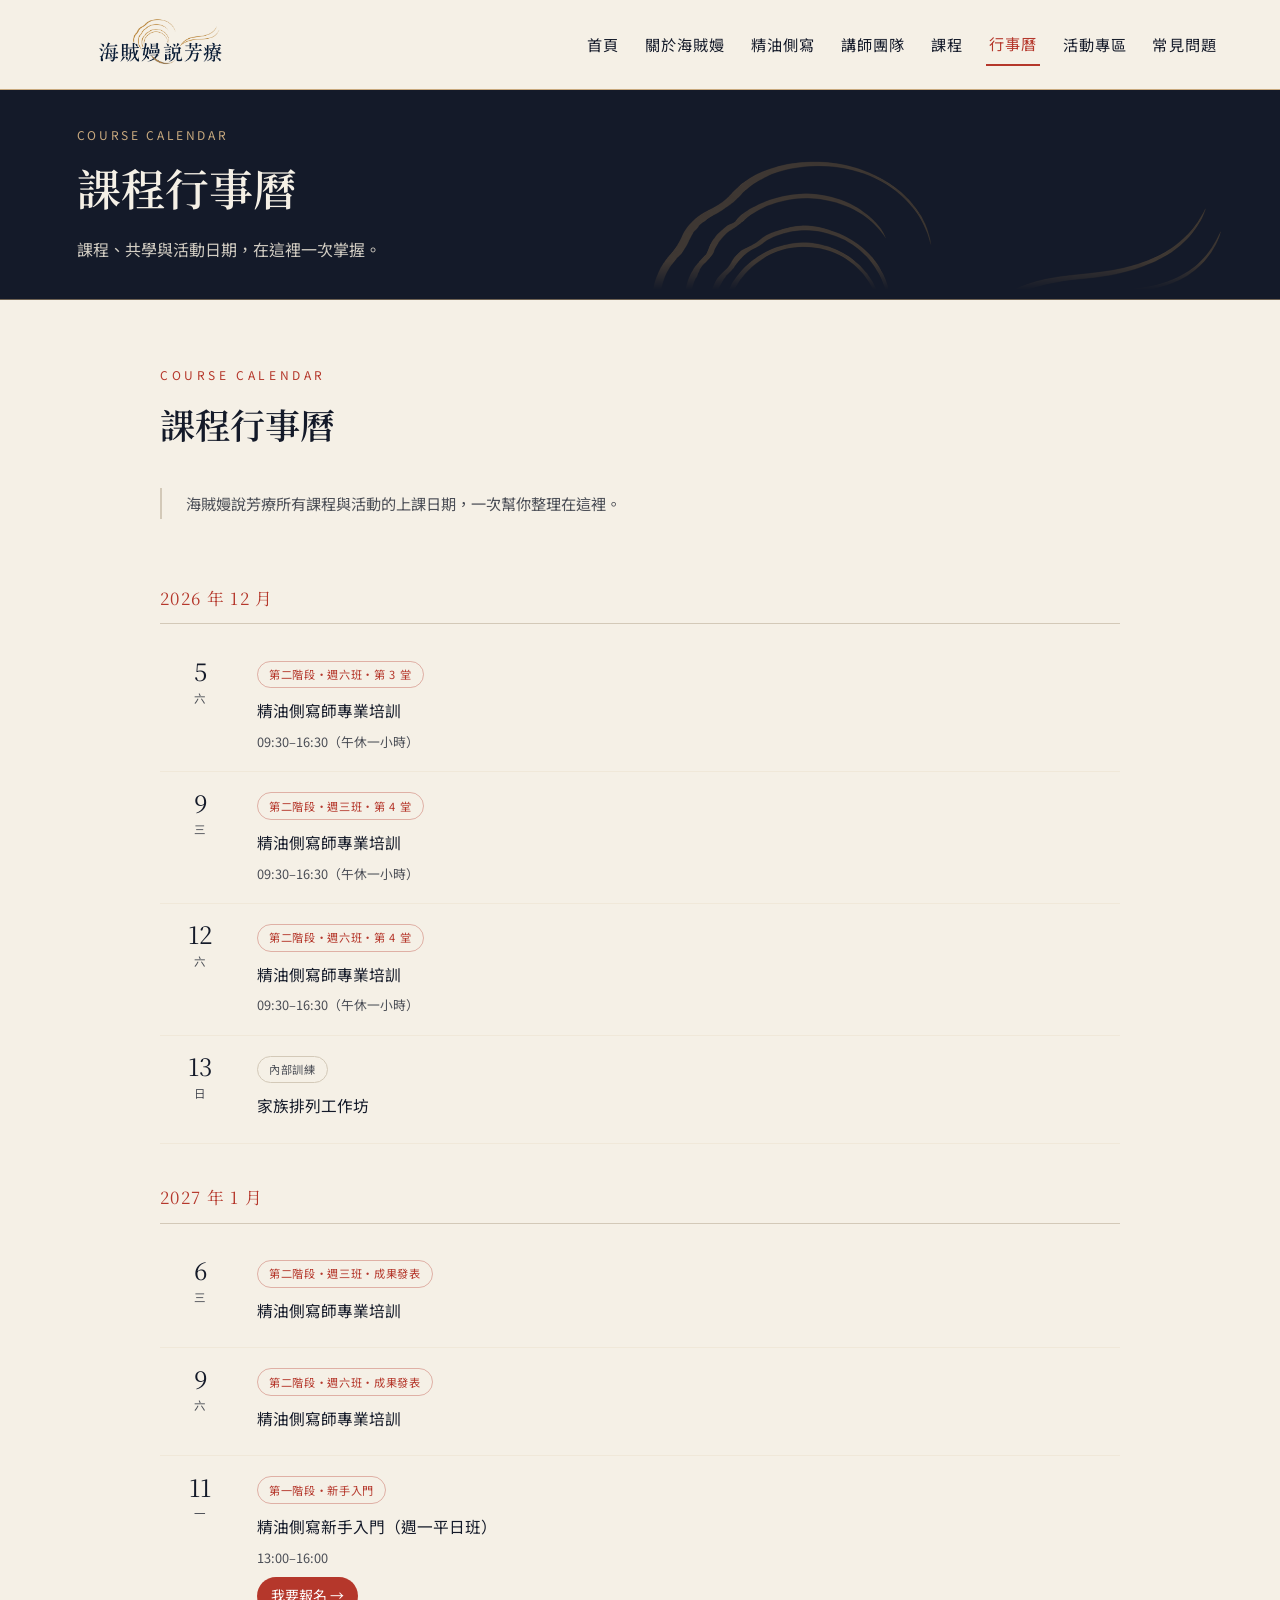
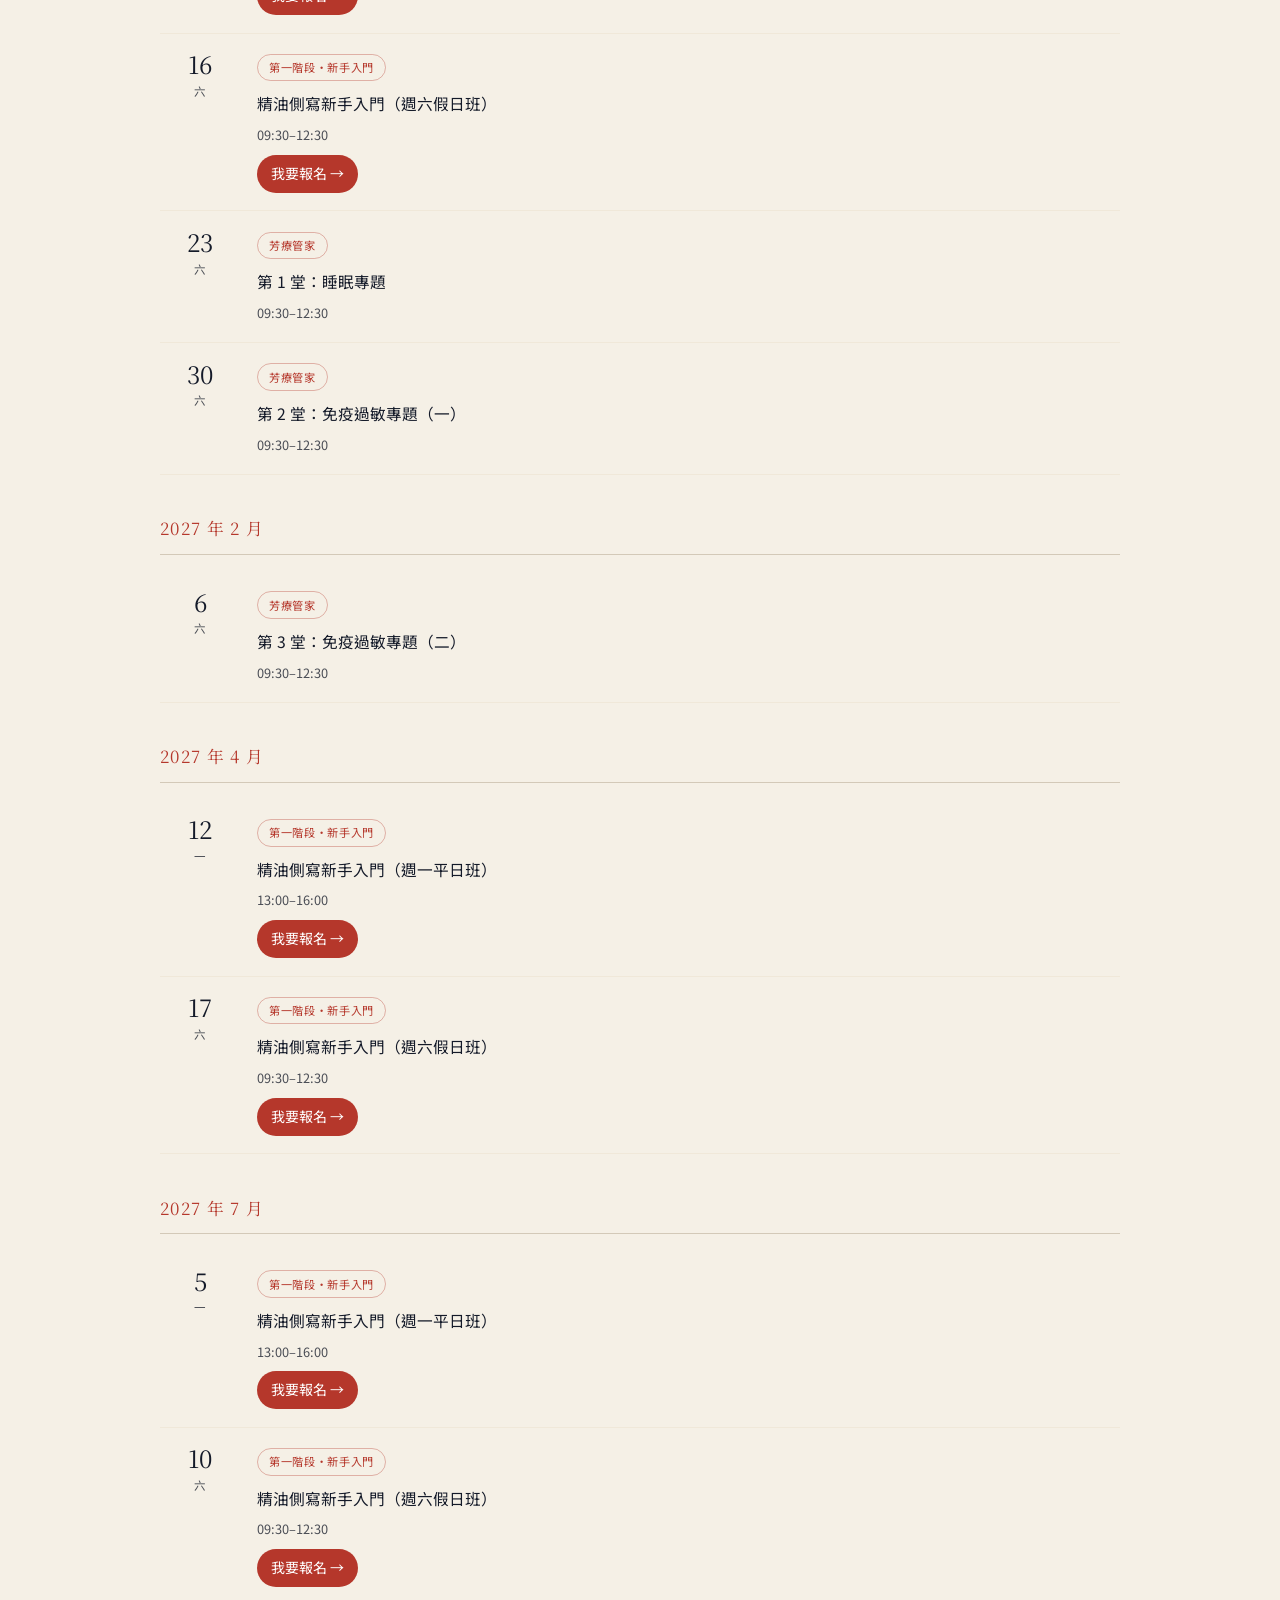
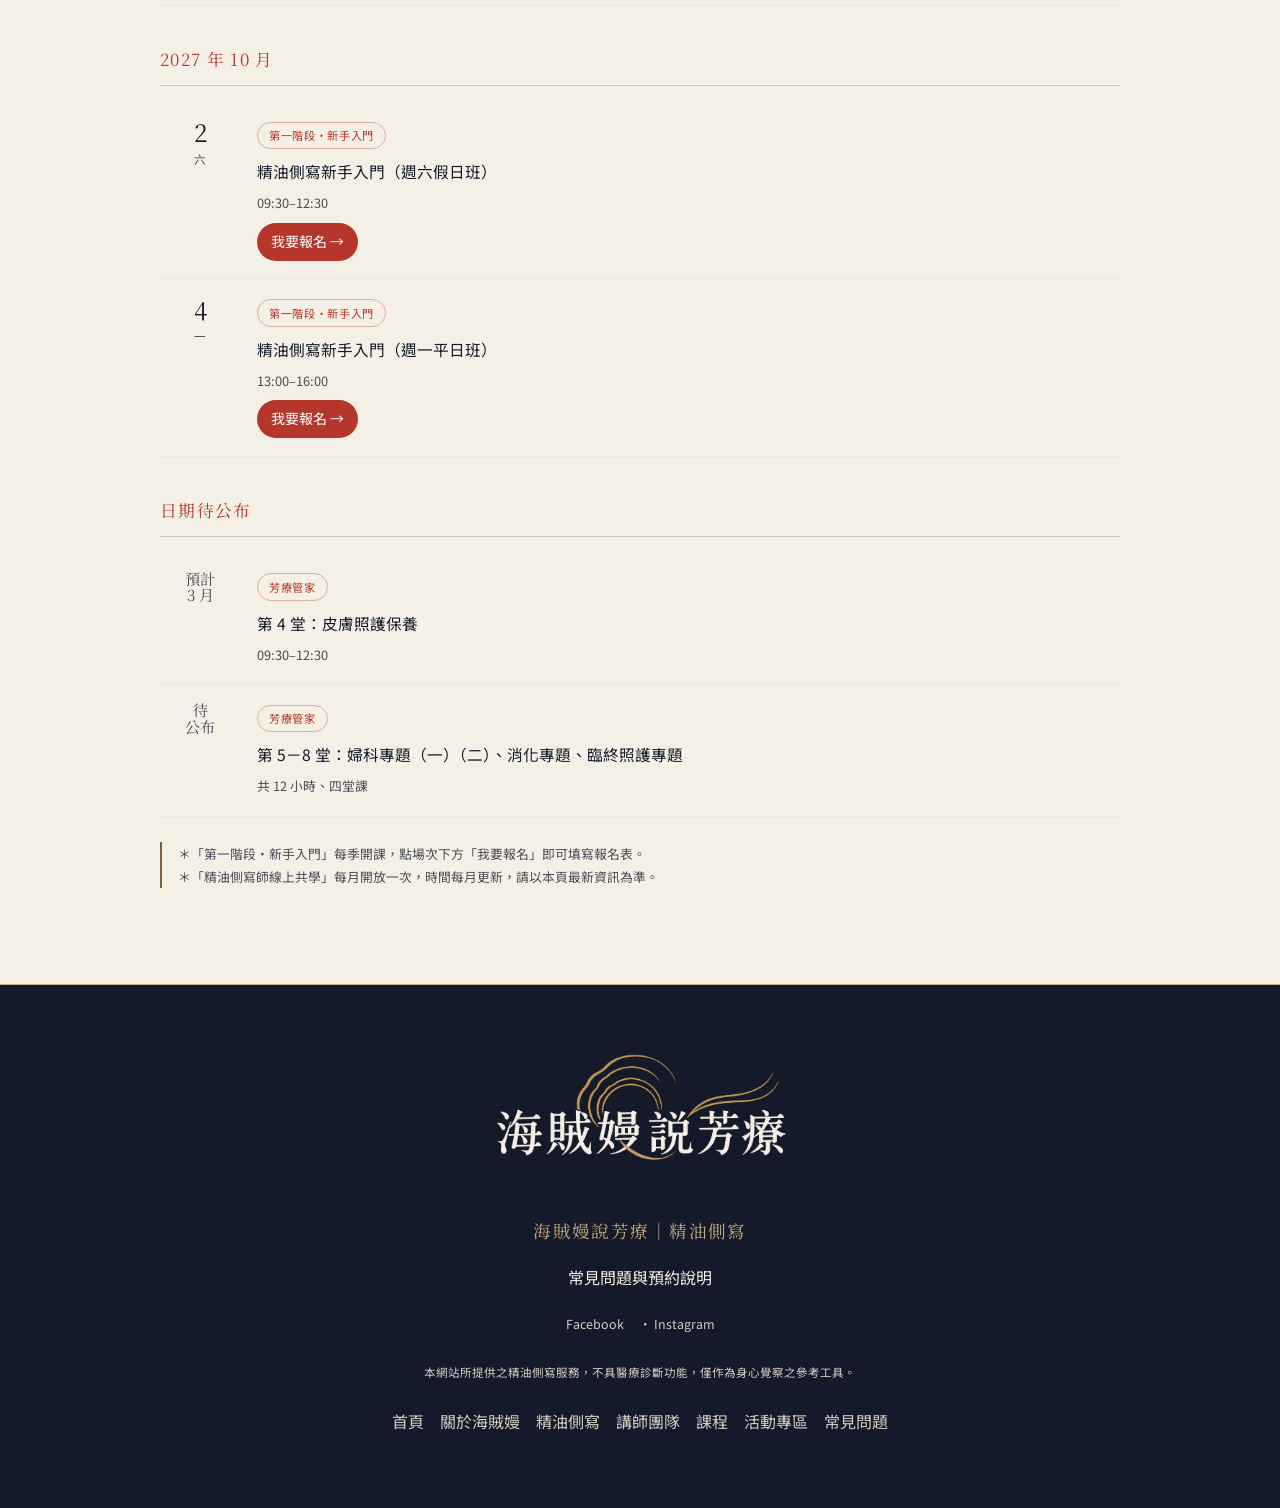
<file: calendar.html>
<!DOCTYPE html>
<html lang="zh-TW"><head><meta charset="UTF-8"><meta name="viewport" content="width=device-width, initial-scale=1"><title>課程行事曆｜海賊嫚說芳療</title><meta name="description" content="海賊嫚說芳療・課程行事曆。用氣味理解人，陪你慢慢走進自己。"><link rel="preconnect" href="https://fonts.googleapis.com"><link href="https://fonts.googleapis.com/css2?family=Noto+Sans+TC:wght@300;400;500;700&amp;family=Noto+Serif+TC:wght@400;600&amp;display=swap" rel="stylesheet"><link rel="stylesheet" href="site.css"><link rel="stylesheet" href="brand-header.css"></head><body class="inner-page branded-page"><a class="skip-link" href="#main-content">跳至主要內容</a><nav aria-label="主要導覽"><a class="nav-home" href="index.html" aria-label="海賊嫚說芳療首頁"><img class="nav-brand-logo" src="logo-year-rings-transparent-v1.png" alt="海賊嫚說芳療：深色字年輪生香 Logo"></a><button class="nav-toggle" type="button" aria-expanded="false" aria-controls="main-nav-links">選單</button><div class="nav-links" id="main-nav-links"><a href="index.html">首頁</a><a href="about.html">關於海賊嫚</a><a href="profiling.html">精油側寫</a><a href="team.html">講師團隊</a><a href="courses.html">課程</a><a href="calendar.html" aria-current="page">行事曆</a><a href="events.html">活動專區</a><a href="faq.html">常見問題</a></div></nav><main id="main-content"><header class="inner-brand-banner" aria-labelledby="page-title"><div class="banner-content"><p class="banner-eyebrow">COURSE CALENDAR</p><h1 id="page-title">課程行事曆</h1><p class="banner-description">課程、共學與活動日期，在這裡一次掌握。</p></div><div class="banner-ripples" aria-hidden="true"><i></i><i></i><i></i><i></i></div></header><section class="document-page"><div class="section-inner"><p class="section-label">Course Calendar</p>
  <h2 class="section-title">課程行事曆</h2>
  <p class="course-intro">海賊嫚說芳療所有課程與活動的上課日期，一次幫你整理在這裡。</p>

  <div class="cal-month-heading">2026 年 11 月</div>
  <div class="cal-item">
    <div class="cal-date"><div class="day">18</div><div class="weekday">三</div></div>
    <div class="cal-body">
      <span class="cal-tag">第二階段・週三班・第 1 堂</span>
      <div class="cal-title">精油側寫師專業培訓</div>
      <div class="cal-time">09:30–16:30（午休一小時）</div>
    </div>
  </div>
  <div class="cal-item">
    <div class="cal-date"><div class="day">21</div><div class="weekday">六</div></div>
    <div class="cal-body">
      <span class="cal-tag">第二階段・週六班・第 1 堂</span>
      <div class="cal-title">精油側寫師專業培訓</div>
      <div class="cal-time">09:30–16:30（午休一小時）</div>
    </div>
  </div>
  <div class="cal-item">
    <div class="cal-date"><div class="day">25</div><div class="weekday">三</div></div>
    <div class="cal-body">
      <span class="cal-tag">第二階段・週三班・第 2 堂</span>
      <div class="cal-title">精油側寫師專業培訓</div>
      <div class="cal-time">09:30–16:30（午休一小時）</div>
    </div>
  </div>
  <div class="cal-item">
    <div class="cal-date"><div class="day">28</div><div class="weekday">六</div></div>
    <div class="cal-body">
      <span class="cal-tag">第二階段・週六班・第 2 堂</span>
      <div class="cal-title">精油側寫師專業培訓</div>
      <div class="cal-time">09:30–16:30（午休一小時）</div>
    </div>
  </div>

  <div class="cal-month-heading">2026 年 12 月</div>
  <div class="cal-item">
    <div class="cal-date"><div class="day">2</div><div class="weekday">三</div></div>
    <div class="cal-body">
      <span class="cal-tag">第二階段・週三班・第 3 堂</span>
      <div class="cal-title">精油側寫師專業培訓</div>
      <div class="cal-time">09:30–16:30（午休一小時）</div>
    </div>
  </div>
  <div class="cal-item">
    <div class="cal-date"><div class="day">5</div><div class="weekday">六</div></div>
    <div class="cal-body">
      <span class="cal-tag">第二階段・週六班・第 3 堂</span>
      <div class="cal-title">精油側寫師專業培訓</div>
      <div class="cal-time">09:30–16:30（午休一小時）</div>
    </div>
  </div>
  <div class="cal-item">
    <div class="cal-date"><div class="day">9</div><div class="weekday">三</div></div>
    <div class="cal-body">
      <span class="cal-tag">第二階段・週三班・第 4 堂</span>
      <div class="cal-title">精油側寫師專業培訓</div>
      <div class="cal-time">09:30–16:30（午休一小時）</div>
    </div>
  </div>
  <div class="cal-item">
    <div class="cal-date"><div class="day">12</div><div class="weekday">六</div></div>
    <div class="cal-body">
      <span class="cal-tag">第二階段・週六班・第 4 堂</span>
      <div class="cal-title">精油側寫師專業培訓</div>
      <div class="cal-time">09:30–16:30（午休一小時）</div>
    </div>
  </div>

  <div class="cal-item">
    <div class="cal-date"><div class="day">13</div><div class="weekday">日</div></div>
    <div class="cal-body">
      <span class="cal-tag cal-tag-internal">內部訓練</span>
      <div class="cal-title">家族排列工作坊</div>
    </div>
  </div>

  <div class="cal-month-heading">2027 年 1 月</div>
  <div class="cal-item">
    <div class="cal-date"><div class="day">6</div><div class="weekday">三</div></div>
    <div class="cal-body">
      <span class="cal-tag">第二階段・週三班・成果發表</span>
      <div class="cal-title">精油側寫師專業培訓</div>
    </div>
  </div>
  <div class="cal-item">
    <div class="cal-date"><div class="day">9</div><div class="weekday">六</div></div>
    <div class="cal-body">
      <span class="cal-tag">第二階段・週六班・成果發表</span>
      <div class="cal-title">精油側寫師專業培訓</div>
    </div>
  </div>
  <div class="cal-item">
    <div class="cal-date"><div class="day">11</div><div class="weekday">一</div></div>
    <div class="cal-body">
      <span class="cal-tag">第一階段・新手入門</span>
      <div class="cal-title">精油側寫新手入門（週一平日班）</div>
      <div class="cal-time">13:00–16:00</div>
      <a class="cal-signup" href="https://forms.gle/JuxCuTTRr4M5cdXAA" target="_blank" rel="noopener">我要報名 →</a>
    </div>
  </div>
  <div class="cal-item">
    <div class="cal-date"><div class="day">16</div><div class="weekday">六</div></div>
    <div class="cal-body">
      <span class="cal-tag">第一階段・新手入門</span>
      <div class="cal-title">精油側寫新手入門（週六假日班）</div>
      <div class="cal-time">09:30–12:30</div>
      <a class="cal-signup" href="https://forms.gle/JuxCuTTRr4M5cdXAA" target="_blank" rel="noopener">我要報名 →</a>
    </div>
  </div>
  <div class="cal-item">
    <div class="cal-date"><div class="day">23</div><div class="weekday">六</div></div>
    <div class="cal-body">
      <span class="cal-tag">芳療管家</span>
      <div class="cal-title">第 1 堂：睡眠專題</div>
      <div class="cal-time">09:30–12:30</div>
    </div>
  </div>
  <div class="cal-item">
    <div class="cal-date"><div class="day">30</div><div class="weekday">六</div></div>
    <div class="cal-body">
      <span class="cal-tag">芳療管家</span>
      <div class="cal-title">第 2 堂：免疫過敏專題（一）</div>
      <div class="cal-time">09:30–12:30</div>
    </div>
  </div>

  <div class="cal-month-heading">2027 年 2 月</div>
  <div class="cal-item">
    <div class="cal-date"><div class="day">6</div><div class="weekday">六</div></div>
    <div class="cal-body">
      <span class="cal-tag">芳療管家</span>
      <div class="cal-title">第 3 堂：免疫過敏專題（二）</div>
      <div class="cal-time">09:30–12:30</div>
    </div>
  </div>

  <div class="cal-month-heading">2027 年 4 月</div>
  <div class="cal-item">
    <div class="cal-date"><div class="day">12</div><div class="weekday">一</div></div>
    <div class="cal-body">
      <span class="cal-tag">第一階段・新手入門</span>
      <div class="cal-title">精油側寫新手入門（週一平日班）</div>
      <div class="cal-time">13:00–16:00</div>
      <a class="cal-signup" href="https://forms.gle/JuxCuTTRr4M5cdXAA" target="_blank" rel="noopener">我要報名 →</a>
    </div>
  </div>
  <div class="cal-item">
    <div class="cal-date"><div class="day">17</div><div class="weekday">六</div></div>
    <div class="cal-body">
      <span class="cal-tag">第一階段・新手入門</span>
      <div class="cal-title">精油側寫新手入門（週六假日班）</div>
      <div class="cal-time">09:30–12:30</div>
      <a class="cal-signup" href="https://forms.gle/JuxCuTTRr4M5cdXAA" target="_blank" rel="noopener">我要報名 →</a>
    </div>
  </div>

  <div class="cal-month-heading">2027 年 7 月</div>
  <div class="cal-item">
    <div class="cal-date"><div class="day">5</div><div class="weekday">一</div></div>
    <div class="cal-body">
      <span class="cal-tag">第一階段・新手入門</span>
      <div class="cal-title">精油側寫新手入門（週一平日班）</div>
      <div class="cal-time">13:00–16:00</div>
      <a class="cal-signup" href="https://forms.gle/JuxCuTTRr4M5cdXAA" target="_blank" rel="noopener">我要報名 →</a>
    </div>
  </div>
  <div class="cal-item">
    <div class="cal-date"><div class="day">10</div><div class="weekday">六</div></div>
    <div class="cal-body">
      <span class="cal-tag">第一階段・新手入門</span>
      <div class="cal-title">精油側寫新手入門（週六假日班）</div>
      <div class="cal-time">09:30–12:30</div>
      <a class="cal-signup" href="https://forms.gle/JuxCuTTRr4M5cdXAA" target="_blank" rel="noopener">我要報名 →</a>
    </div>
  </div>

  <div class="cal-month-heading">2027 年 10 月</div>
  <div class="cal-item">
    <div class="cal-date"><div class="day">2</div><div class="weekday">六</div></div>
    <div class="cal-body">
      <span class="cal-tag">第一階段・新手入門</span>
      <div class="cal-title">精油側寫新手入門（週六假日班）</div>
      <div class="cal-time">09:30–12:30</div>
      <a class="cal-signup" href="https://forms.gle/JuxCuTTRr4M5cdXAA" target="_blank" rel="noopener">我要報名 →</a>
    </div>
  </div>
  <div class="cal-item">
    <div class="cal-date"><div class="day">4</div><div class="weekday">一</div></div>
    <div class="cal-body">
      <span class="cal-tag">第一階段・新手入門</span>
      <div class="cal-title">精油側寫新手入門（週一平日班）</div>
      <div class="cal-time">13:00–16:00</div>
      <a class="cal-signup" href="https://forms.gle/JuxCuTTRr4M5cdXAA" target="_blank" rel="noopener">我要報名 →</a>
    </div>
  </div>

  <div class="cal-month-heading">日期待公布</div>
  <div class="cal-item">
    <div class="cal-date tbd"><div class="day">預計<br>3 月</div></div>
    <div class="cal-body">
      <span class="cal-tag">芳療管家</span>
      <div class="cal-title">第 4 堂：皮膚照護保養</div>
      <div class="cal-time">09:30–12:30</div>
    </div>
  </div>
  <div class="cal-item">
    <div class="cal-date tbd"><div class="day">待<br>公布</div></div>
    <div class="cal-body">
      <span class="cal-tag">芳療管家</span>
      <div class="cal-title">第 5－8 堂：婦科專題（一）（二）、消化專題、臨終照護專題</div>
      <div class="cal-time">共 12 小時、四堂課</div>
    </div>
  </div>

  <p class="cal-note">＊「第一階段・新手入門」每季開課，點場次下方「我要報名」即可填寫報名表。<br>＊「精油側寫師線上共學」每月開放一次，時間每月更新，請以本頁最新資訊為準。</p>

</div></section></main><footer>
  <img class="footer-emblem" src="logo-year-rings-white-gold-v2.png" alt="海賊嫚說芳療：白字與琥珀金年輪生香品牌標誌" loading="lazy">
  <div class="footer-brand">海賊嫚說芳療｜精油側寫</div>
  <a class="footer-help" href="faq.html">常見問題與預約說明</a>
  <p>
    <a href="https://www.facebook.com/PattySayAroma/" target="_blank">Facebook</a>
    　·
    <a href="https://www.instagram.com/peimanzhang/" target="_blank">Instagram</a>
  </p>
  <p class="footer-disclaimer">本網站所提供之精油側寫服務，不具醫療診斷功能，僅作為身心覺察之參考工具。</p>
<div class="footer-navigation"><a href="index.html">首頁</a><a href="about.html">關於海賊嫚</a><a href="profiling.html">精油側寫</a><a href="team.html">講師團隊</a><a href="courses.html">課程</a><a href="events.html">活動專區</a><a href="faq.html">常見問題</a></div></footer><script src="site.js" defer></script>
<script>
/* 行事曆：上課日過了就自動隱藏（台灣時間），整個月都過了就連月份標題一起藏 */
(function () {
  var today = new Date(Date.now() + 8 * 3600 * 1000).toISOString().slice(0, 10);
  var heads = document.querySelectorAll('.cal-month-heading');
  heads.forEach(function (h) {
    var m = h.textContent.match(/(\d{4})\s*年\s*(\d{1,2})\s*月/);
    if (!m) return;
    var visible = 0, el = h.nextElementSibling;
    while (el && !el.classList.contains('cal-month-heading') && !el.classList.contains('cal-note')) {
      if (el.classList.contains('cal-item')) {
        var d = el.querySelector('.cal-date .day');
        var day = d && d.textContent.match(/^\s*(\d{1,2})\s*$/);
        if (day) {
          var iso = m[1] + '-' + ('0' + m[2]).slice(-2) + '-' + ('0' + day[1]).slice(-2);
          if (iso < today) { el.style.display = 'none'; } else { visible++; }
        } else { visible++; }
      }
      el = el.nextElementSibling;
    }
    if (!visible) h.style.display = 'none';
  });
})();
</script></body></html>
</file>
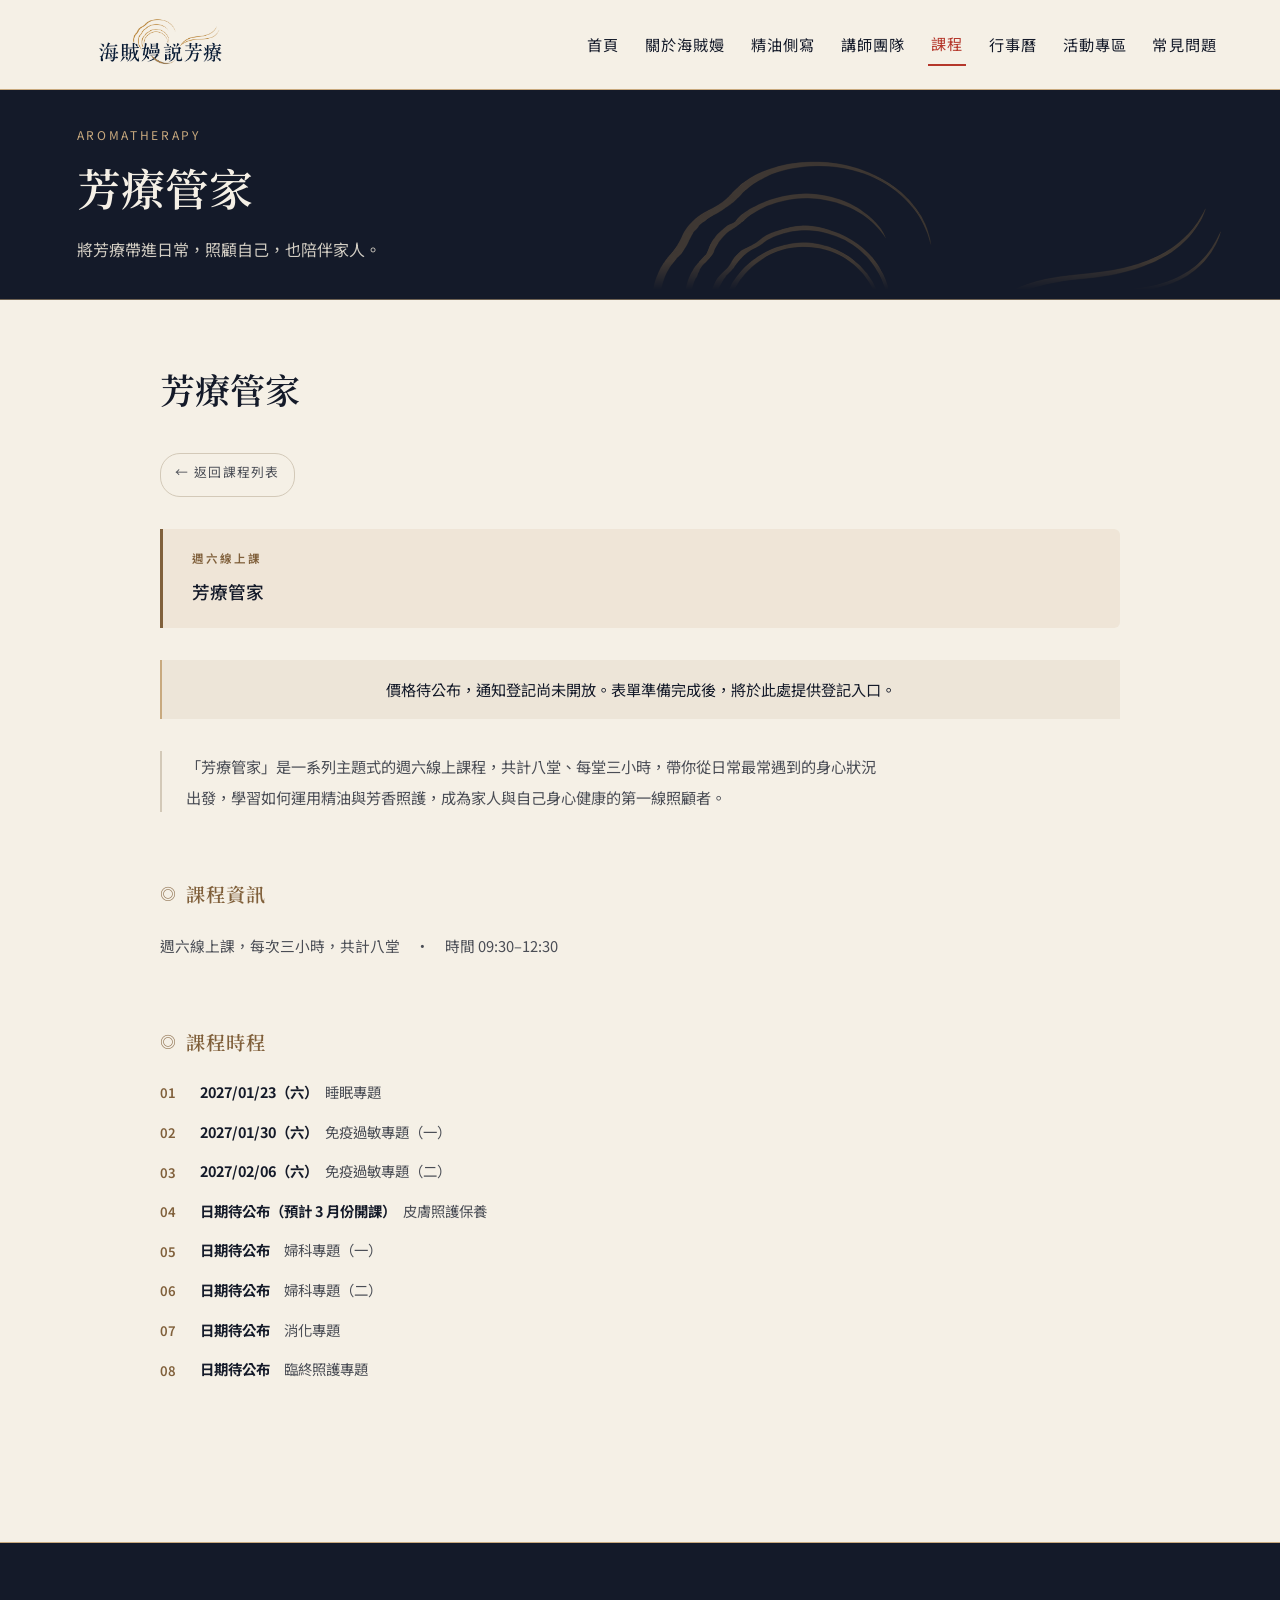
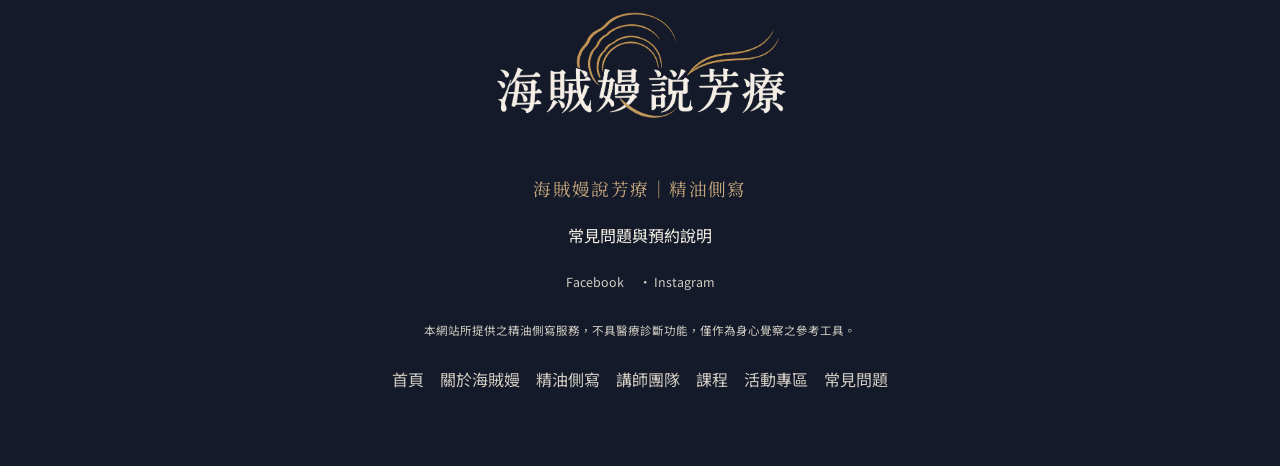
<file: course-aromatherapy.html>
<!DOCTYPE html>
<html lang="zh-TW"><head><meta charset="UTF-8"><meta name="viewport" content="width=device-width, initial-scale=1"><title>芳療管家｜海賊嫚說芳療</title><meta name="description" content="海賊嫚說芳療・芳療管家。用氣味理解人，陪你慢慢走進自己。"><link rel="preconnect" href="https://fonts.googleapis.com"><link href="https://fonts.googleapis.com/css2?family=Noto+Sans+TC:wght@300;400;500;700&amp;family=Noto+Serif+TC:wght@400;600&amp;display=swap" rel="stylesheet"><link rel="stylesheet" href="site.css"><link rel="stylesheet" href="brand-header.css"></head><body class="inner-page branded-page"><a class="skip-link" href="#main-content">跳至主要內容</a><nav aria-label="主要導覽"><a class="nav-home" href="index.html" aria-label="海賊嫚說芳療首頁"><img class="nav-brand-logo" src="logo-year-rings-transparent-v1.png" alt="海賊嫚說芳療：深色字年輪生香 Logo"></a><button class="nav-toggle" type="button" aria-expanded="false" aria-controls="main-nav-links">選單</button><div class="nav-links" id="main-nav-links"><a href="index.html">首頁</a><a href="about.html">關於海賊嫚</a><a href="profiling.html">精油側寫</a><a href="team.html">講師團隊</a><a href="courses.html" aria-current="page">課程</a><a href="calendar.html">行事曆</a><a href="events.html">活動專區</a><a href="faq.html">常見問題</a></div></nav><main id="main-content"><header class="inner-brand-banner" aria-labelledby="page-title"><div class="banner-content"><p class="banner-eyebrow">AROMATHERAPY</p><h1 id="page-title">芳療管家</h1><p class="banner-description">將芳療帶進日常，照顧自己，也陪伴家人。</p></div><div class="banner-ripples" aria-hidden="true"><i></i><i></i><i></i><i></i></div></header><section class="document-page"><div class="section-inner"><h2 class="section-title">芳療管家</h2><div id="course-view-3">
    <a class="course-back" href="courses.html">← 返回課程列表</a>
    <div style="margin-bottom:2rem; padding:1.2rem 1.8rem; border-left:3px solid var(--gold); background:var(--gold-dim); border-radius:0 6px 6px 0;">
      <div style="font-size:0.72rem;font-weight:600;letter-spacing:0.18em;color:var(--gold);text-transform:uppercase;margin-bottom:0.4rem;">週六線上課</div>
      <div style="font-size:1.1rem;color:var(--text);font-weight:500;">芳療管家</div>
    </div>
    <div style="margin-bottom:2rem; text-align:center;">
      <p class="course-notice">價格待公布，通知登記尚未開放。表單準備完成後，將於此處提供登記入口。</p>
    </div>
    <p class="course-intro">
      「芳療管家」是一系列主題式的週六線上課程，共計八堂、每堂三小時，帶你從日常最常遇到的身心狀況出發，學習如何運用精油與芳香照護，成為家人與自己身心健康的第一線照顧者。
    </p>
    <div class="course-block">
      <h3 class="course-block-title"><span class="flower-icon" aria-hidden="true">◎</span>課程資訊</h3>
      <p class="course-text">週六線上課，每次三小時，共計八堂　·　時間 09:30–12:30</p>
    </div>
    <div class="course-block">
      <h3 class="course-block-title"><span class="flower-icon" aria-hidden="true">◎</span>課程時程</h3>
      <ol class="course-ol">
        <li><span class="num">01</span><span><strong style="color:var(--text);">2027/01/23（六）</strong>　睡眠專題</span></li>
        <li><span class="num">02</span><span><strong style="color:var(--text);">2027/01/30（六）</strong>　免疫過敏專題（一）</span></li>
        <li><span class="num">03</span><span><strong style="color:var(--text);">2027/02/06（六）</strong>　免疫過敏專題（二）</span></li>
        <li><span class="num">04</span><span><strong style="color:var(--text);">日期待公布（預計 3 月份開課）</strong>　皮膚照護保養</span></li>
        <li><span class="num">05</span><span><strong style="color:var(--text);">日期待公布</strong>　婦科專題（一）</span></li>
        <li><span class="num">06</span><span><strong style="color:var(--text);">日期待公布</strong>　婦科專題（二）</span></li>
        <li><span class="num">07</span><span><strong style="color:var(--text);">日期待公布</strong>　消化專題</span></li>
        <li><span class="num">08</span><span><strong style="color:var(--text);">日期待公布</strong>　臨終照護專題</span></li>
      </ol>
    </div>
  </div></div></section></main><footer>
  <img class="footer-emblem" src="logo-year-rings-white-gold-v2.png" alt="海賊嫚說芳療：白字與琥珀金年輪生香品牌標誌" loading="lazy">
  <div class="footer-brand">海賊嫚說芳療｜精油側寫</div>
  <a class="footer-help" href="faq.html">常見問題與預約說明</a>
  <p>
    <a href="https://www.facebook.com/PattySayAroma/" target="_blank">Facebook</a>
    　·
    <a href="https://www.instagram.com/peimanzhang/" target="_blank">Instagram</a>
  </p>
  <p class="footer-disclaimer">本網站所提供之精油側寫服務，不具醫療診斷功能，僅作為身心覺察之參考工具。</p>
<div class="footer-navigation"><a href="index.html">首頁</a><a href="about.html">關於海賊嫚</a><a href="profiling.html">精油側寫</a><a href="team.html">講師團隊</a><a href="courses.html">課程</a><a href="events.html">活動專區</a><a href="faq.html">常見問題</a></div></footer><script src="site.js" defer></script></body></html>
</file>
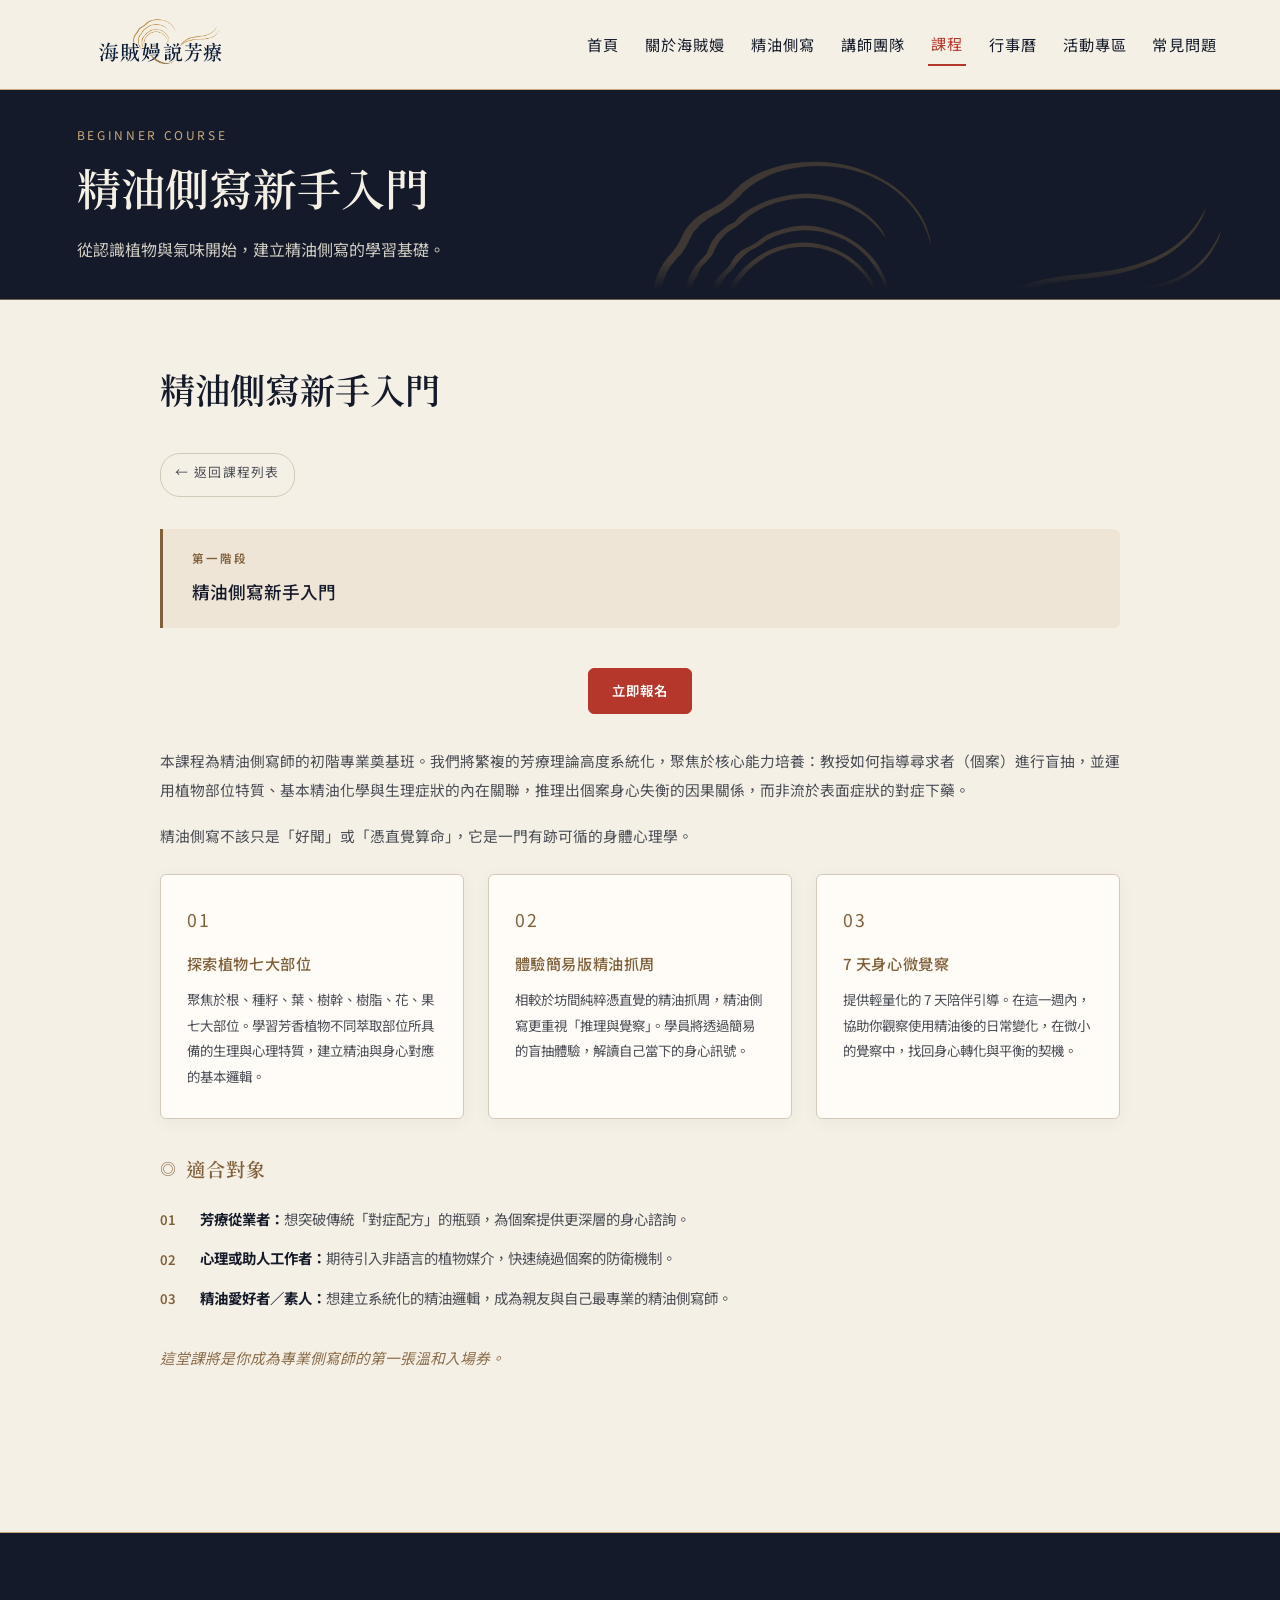
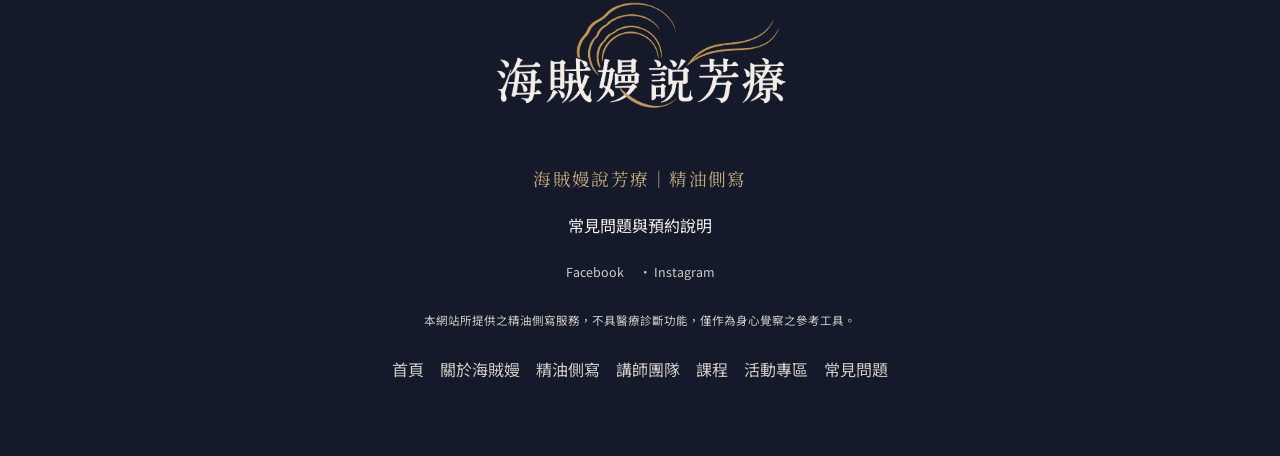
<file: course-beginner.html>
<!DOCTYPE html>
<html lang="zh-TW"><head><meta charset="UTF-8"><meta name="viewport" content="width=device-width, initial-scale=1"><title>精油側寫新手入門｜海賊嫚說芳療</title><meta name="description" content="海賊嫚說芳療・精油側寫新手入門。用氣味理解人，陪你慢慢走進自己。"><link rel="preconnect" href="https://fonts.googleapis.com"><link href="https://fonts.googleapis.com/css2?family=Noto+Sans+TC:wght@300;400;500;700&amp;family=Noto+Serif+TC:wght@400;600&amp;display=swap" rel="stylesheet"><link rel="stylesheet" href="site.css"><link rel="stylesheet" href="brand-header.css"></head><body class="inner-page branded-page"><a class="skip-link" href="#main-content">跳至主要內容</a><nav aria-label="主要導覽"><a class="nav-home" href="index.html" aria-label="海賊嫚說芳療首頁"><img class="nav-brand-logo" src="logo-year-rings-transparent-v1.png" alt="海賊嫚說芳療：深色字年輪生香 Logo"></a><button class="nav-toggle" type="button" aria-expanded="false" aria-controls="main-nav-links">選單</button><div class="nav-links" id="main-nav-links"><a href="index.html">首頁</a><a href="about.html">關於海賊嫚</a><a href="profiling.html">精油側寫</a><a href="team.html">講師團隊</a><a href="courses.html" aria-current="page">課程</a><a href="calendar.html">行事曆</a><a href="events.html">活動專區</a><a href="faq.html">常見問題</a></div></nav><main id="main-content"><header class="inner-brand-banner" aria-labelledby="page-title"><div class="banner-content"><p class="banner-eyebrow">BEGINNER COURSE</p><h1 id="page-title">精油側寫新手入門</h1><p class="banner-description">從認識植物與氣味開始，建立精油側寫的學習基礎。</p></div><div class="banner-ripples" aria-hidden="true"><i></i><i></i><i></i><i></i></div></header><section class="document-page"><div class="section-inner"><h2 class="section-title">精油側寫新手入門</h2><div id="course-view-1">
    <a class="course-back" href="courses.html">← 返回課程列表</a>
    <div style="margin-bottom:2rem; padding:1.2rem 1.8rem; border-left:3px solid var(--gold); background:var(--gold-dim); border-radius:0 6px 6px 0;">
      <div style="font-size:0.72rem;font-weight:600;letter-spacing:0.18em;color:var(--gold);text-transform:uppercase;margin-bottom:0.4rem;">第一階段</div>
      <div style="font-size:1.1rem;color:var(--text);font-weight:500;">精油側寫新手入門</div>
    </div>
    <div style="margin-bottom:2rem; text-align:center;">
      <a class="btn-apply" href="https://forms.gle/JuxCuTTRr4M5cdXAA" target="_blank" rel="noopener">立即報名</a>
    </div>
    <div class="course-block">
      <p class="course-text">
        本課程為精油側寫師的初階專業奠基班。我們將繁複的芳療理論高度系統化，聚焦於核心能力培養：教授如何指導尋求者（個案）進行盲抽，並運用植物部位特質、基本精油化學與生理症狀的內在關聯，推理出個案身心失衡的因果關係，而非流於表面症狀的對症下藥。
      </p>
      <p class="course-text">精油側寫不該只是「好聞」或「憑直覺算命」，它是一門有跡可循的身體心理學。</p>
      <div class="experience-grid" style="margin-top:1.5rem;">
        <div class="exp-card">
          <div class="exp-icon" aria-hidden="true">01</div>
          <div class="exp-title">探索植物七大部位</div>
          <p class="exp-desc">聚焦於根、種籽、葉、樹幹、樹脂、花、果七大部位。學習芳香植物不同萃取部位所具備的生理與心理特質，建立精油與身心對應的基本邏輯。</p>
        </div>
        <div class="exp-card">
          <div class="exp-icon" aria-hidden="true">02</div>
          <div class="exp-title">體驗簡易版精油抓周</div>
          <p class="exp-desc">相較於坊間純粹憑直覺的精油抓周，精油側寫更重視「推理與覺察」。學員將透過簡易的盲抽體驗，解讀自己當下的身心訊號。</p>
        </div>
        <div class="exp-card">
          <div class="exp-icon" aria-hidden="true">03</div>
          <div class="exp-title">7 天身心微覺察</div>
          <p class="exp-desc">提供輕量化的 7 天陪伴引導。在這一週內，協助你觀察使用精油後的日常變化，在微小的覺察中，找回身心轉化與平衡的契機。</p>
        </div>
      </div>
      <div class="course-block" style="margin-top:2rem; margin-bottom:0;">
        <h3 class="course-block-title"><span class="flower-icon" aria-hidden="true">◎</span>適合對象</h3>
        <ol class="course-ol">
          <li><span class="num">01</span><span><strong style="color:var(--text);">芳療從業者：</strong>想突破傳統「對症配方」的瓶頸，為個案提供更深層的身心諮詢。</span></li>
          <li><span class="num">02</span><span><strong style="color:var(--text);">心理或助人工作者：</strong>期待引入非語言的植物媒介，快速繞過個案的防衛機制。</span></li>
          <li><span class="num">03</span><span><strong style="color:var(--text);">精油愛好者／素人：</strong>想建立系統化的精油邏輯，成為親友與自己最專業的精油側寫師。</span></li>
        </ol>
      </div>
      <p class="course-text" style="margin-top:2rem; font-style:italic; color:var(--gold); opacity:0.9;">這堂課將是你成為專業側寫師的第一張溫和入場券。</p>
    </div>
  </div></div></section></main><footer>
  <img class="footer-emblem" src="logo-year-rings-white-gold-v2.png" alt="海賊嫚說芳療：白字與琥珀金年輪生香品牌標誌" loading="lazy">
  <div class="footer-brand">海賊嫚說芳療｜精油側寫</div>
  <a class="footer-help" href="faq.html">常見問題與預約說明</a>
  <p>
    <a href="https://www.facebook.com/PattySayAroma/" target="_blank">Facebook</a>
    　·
    <a href="https://www.instagram.com/peimanzhang/" target="_blank">Instagram</a>
  </p>
  <p class="footer-disclaimer">本網站所提供之精油側寫服務，不具醫療診斷功能，僅作為身心覺察之參考工具。</p>
<div class="footer-navigation"><a href="index.html">首頁</a><a href="about.html">關於海賊嫚</a><a href="profiling.html">精油側寫</a><a href="team.html">講師團隊</a><a href="courses.html">課程</a><a href="events.html">活動專區</a><a href="faq.html">常見問題</a></div></footer><script src="site.js" defer></script></body></html>
</file>
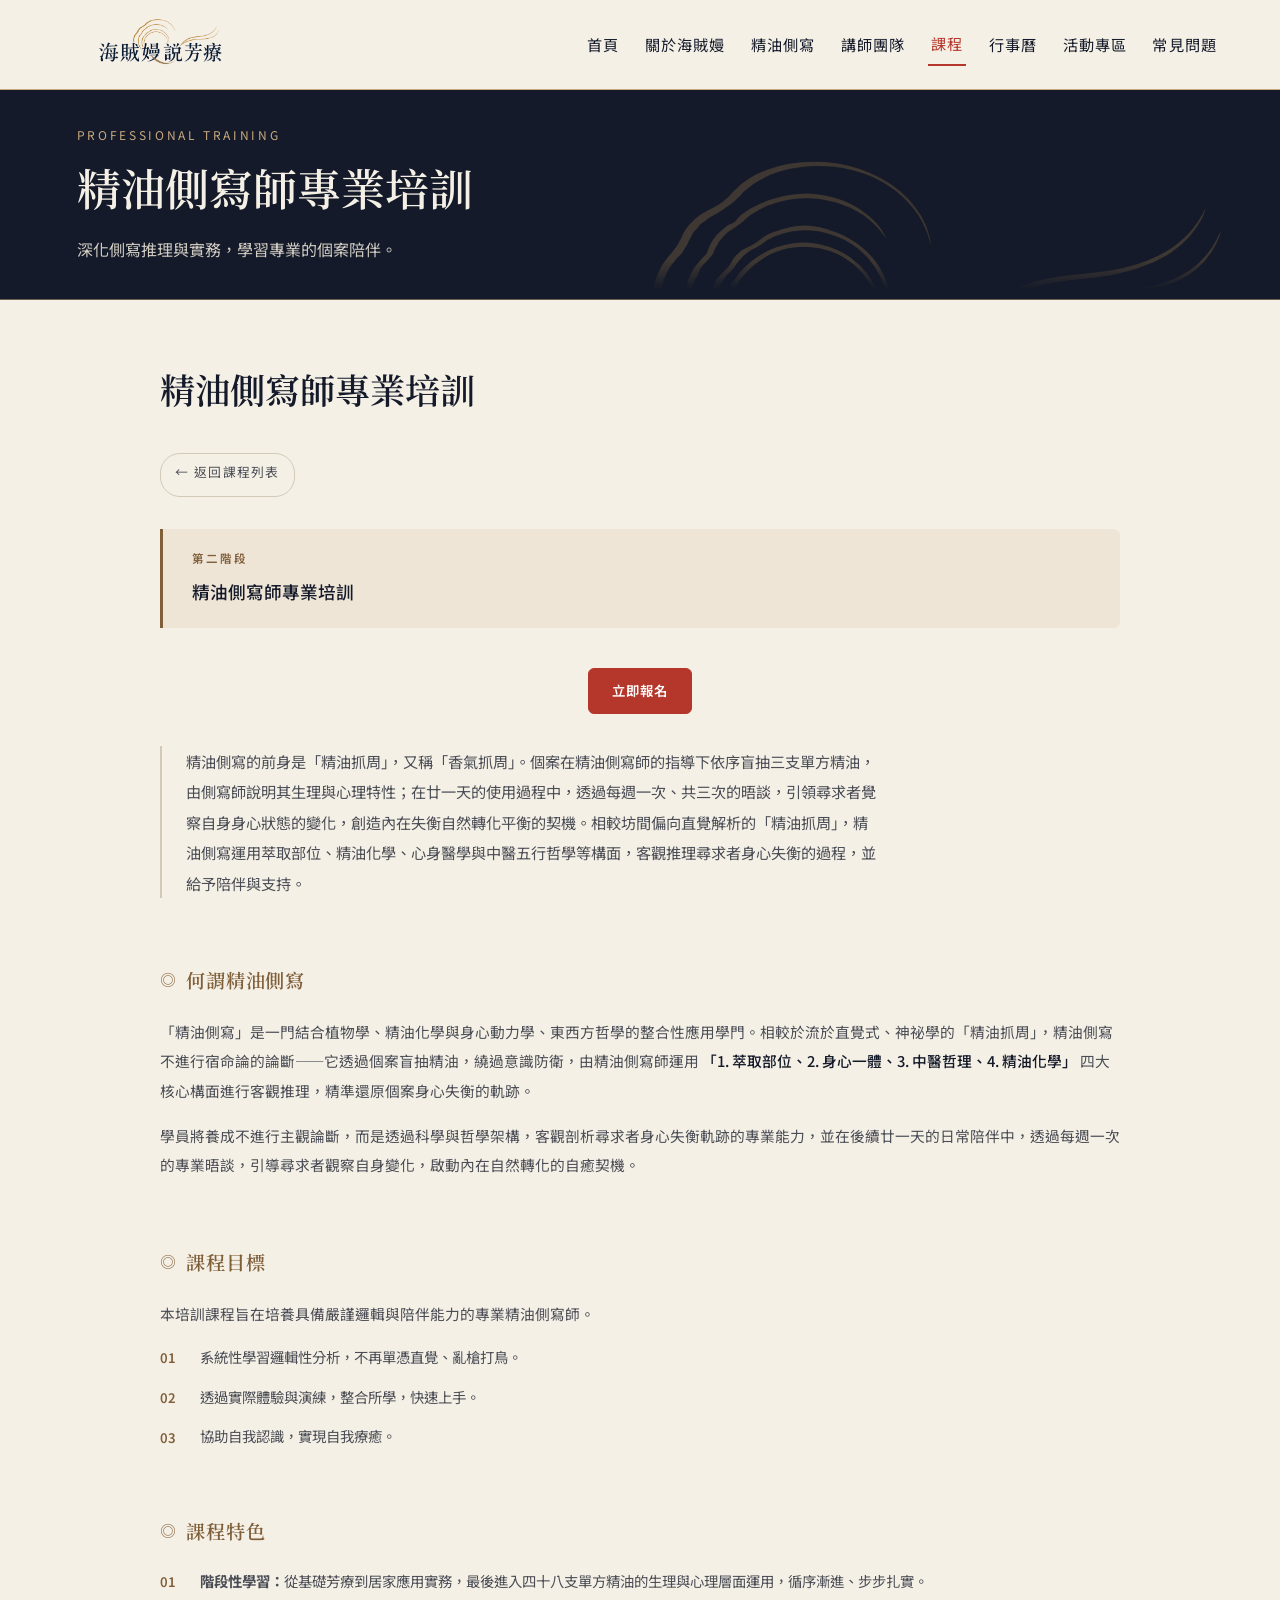
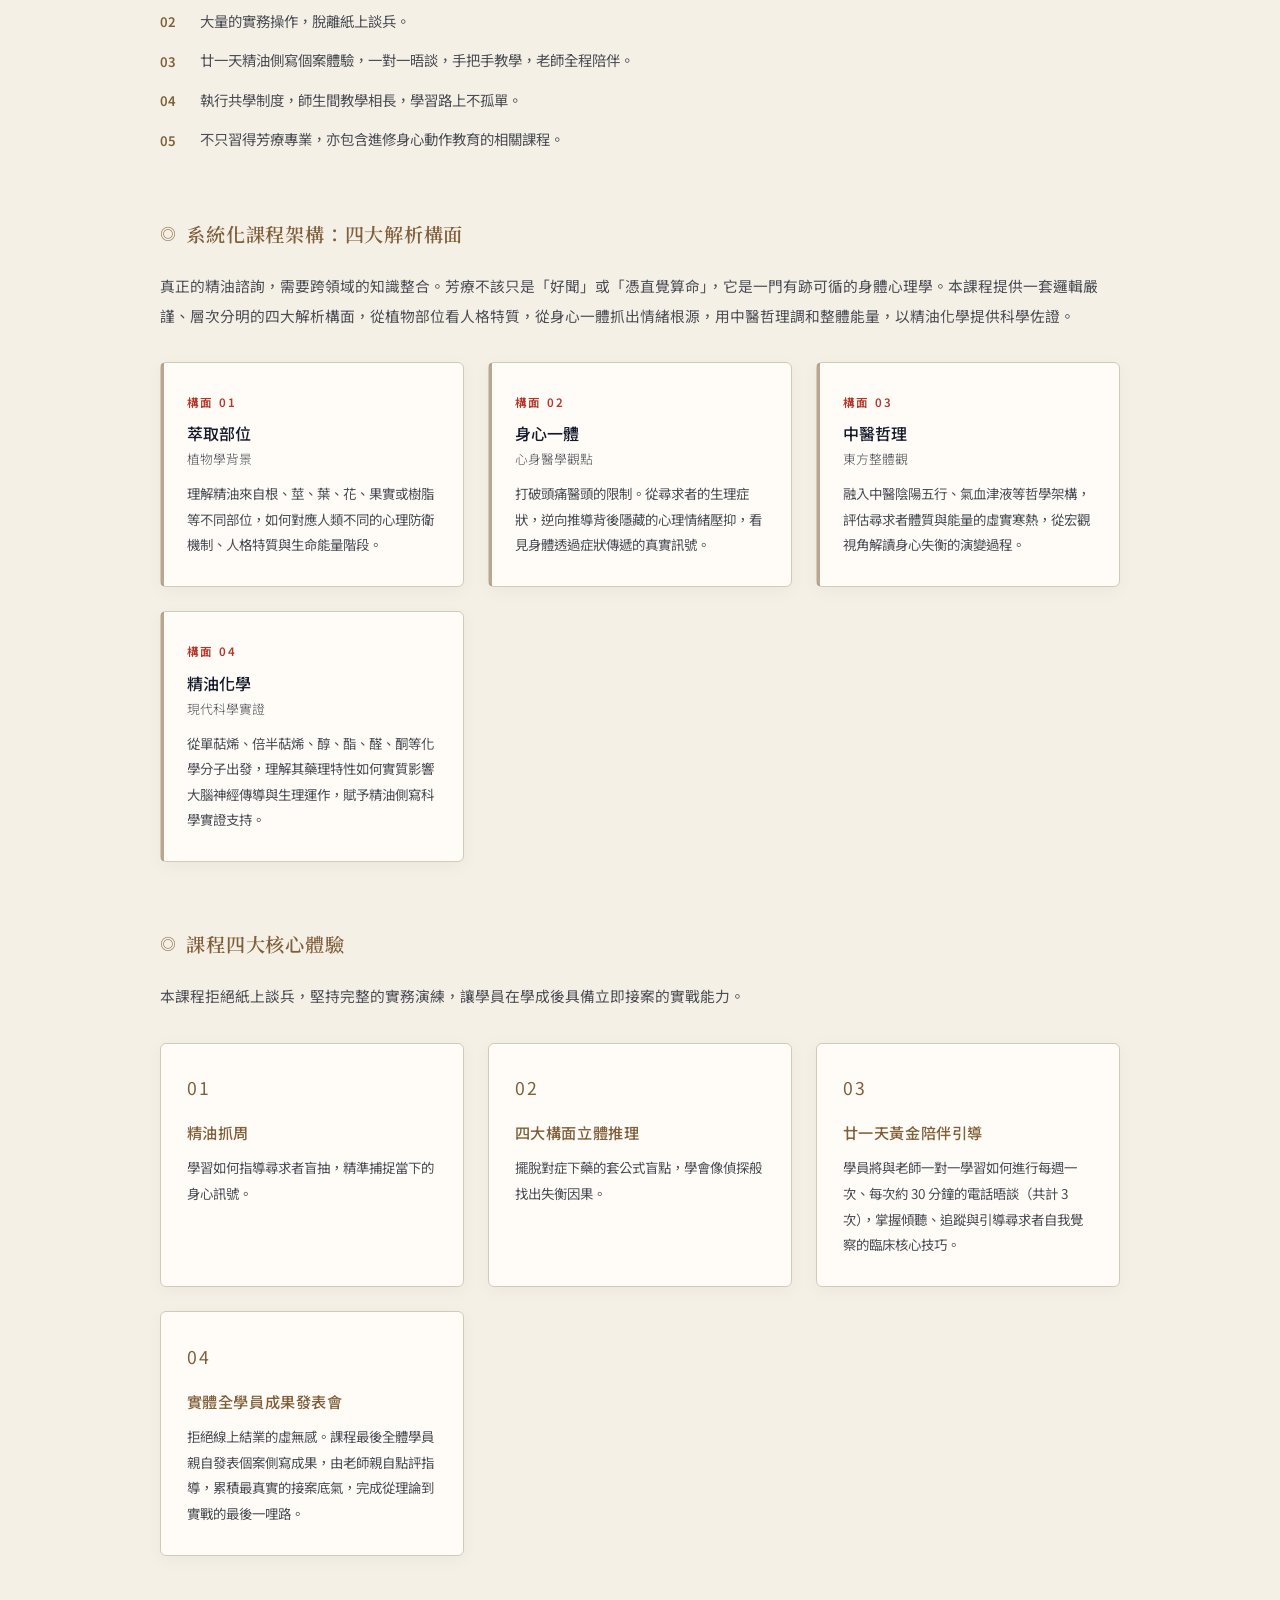
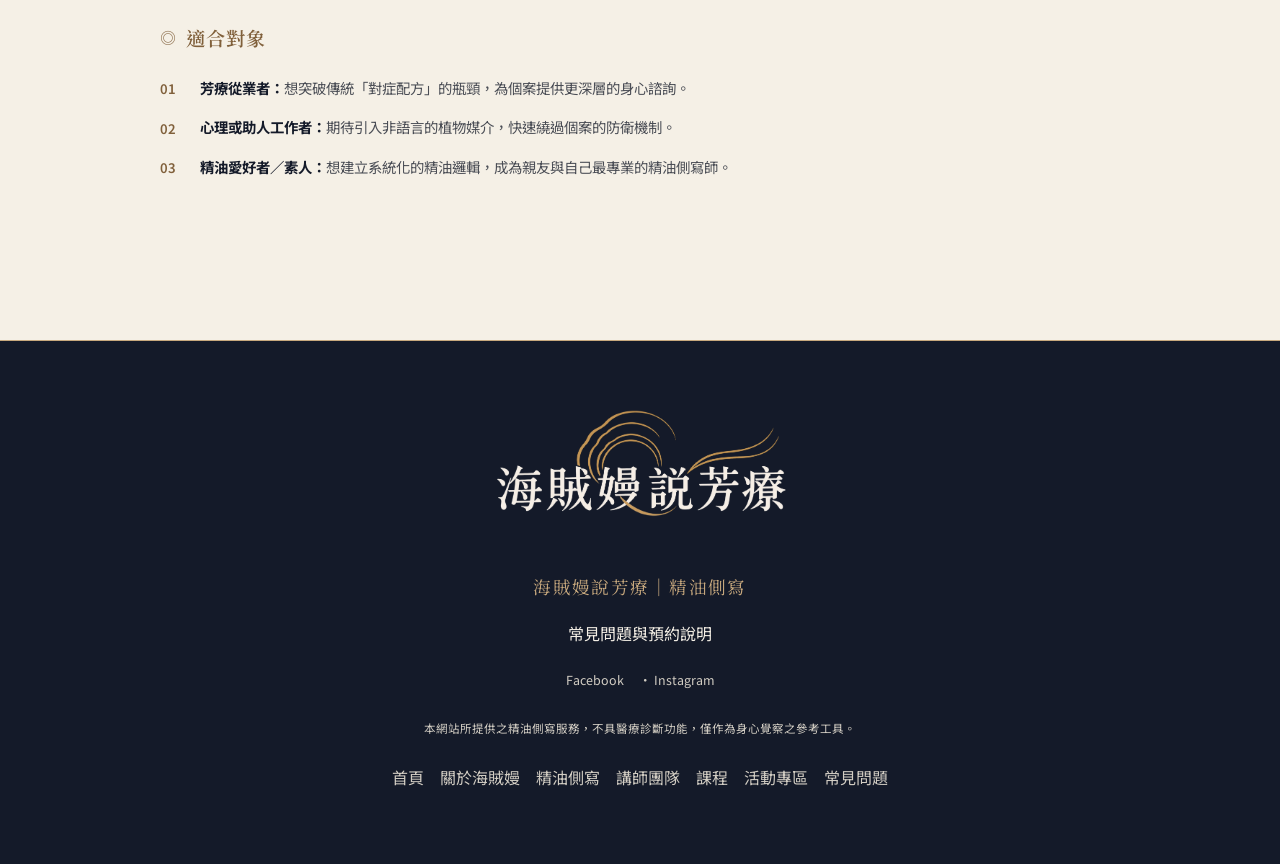
<file: course-professional.html>
<!DOCTYPE html>
<html lang="zh-TW"><head><meta charset="UTF-8"><meta name="viewport" content="width=device-width, initial-scale=1"><title>精油側寫師專業培訓｜海賊嫚說芳療</title><meta name="description" content="海賊嫚說芳療・精油側寫師專業培訓。用氣味理解人，陪你慢慢走進自己。"><link rel="preconnect" href="https://fonts.googleapis.com"><link href="https://fonts.googleapis.com/css2?family=Noto+Sans+TC:wght@300;400;500;700&amp;family=Noto+Serif+TC:wght@400;600&amp;display=swap" rel="stylesheet"><link rel="stylesheet" href="site.css"><link rel="stylesheet" href="brand-header.css"></head><body class="inner-page branded-page"><a class="skip-link" href="#main-content">跳至主要內容</a><nav aria-label="主要導覽"><a class="nav-home" href="index.html" aria-label="海賊嫚說芳療首頁"><img class="nav-brand-logo" src="logo-year-rings-transparent-v1.png" alt="海賊嫚說芳療：深色字年輪生香 Logo"></a><button class="nav-toggle" type="button" aria-expanded="false" aria-controls="main-nav-links">選單</button><div class="nav-links" id="main-nav-links"><a href="index.html">首頁</a><a href="about.html">關於海賊嫚</a><a href="profiling.html">精油側寫</a><a href="team.html">講師團隊</a><a href="courses.html" aria-current="page">課程</a><a href="calendar.html">行事曆</a><a href="events.html">活動專區</a><a href="faq.html">常見問題</a></div></nav><main id="main-content"><header class="inner-brand-banner" aria-labelledby="page-title"><div class="banner-content"><p class="banner-eyebrow">PROFESSIONAL TRAINING</p><h1 id="page-title">精油側寫師專業培訓</h1><p class="banner-description">深化側寫推理與實務，學習專業的個案陪伴。</p></div><div class="banner-ripples" aria-hidden="true"><i></i><i></i><i></i><i></i></div></header><section class="document-page"><div class="section-inner"><h2 class="section-title">精油側寫師專業培訓</h2><div id="course-view-2">
    <a class="course-back" href="courses.html">← 返回課程列表</a>
    <div style="margin-bottom:2rem; padding:1.2rem 1.8rem; border-left:3px solid var(--gold); background:var(--gold-dim); border-radius:0 6px 6px 0;">
      <div style="font-size:0.72rem;font-weight:600;letter-spacing:0.18em;color:var(--gold);text-transform:uppercase;margin-bottom:0.4rem;">第二階段</div>
      <div style="font-size:1.1rem;color:var(--text);font-weight:500;">精油側寫師專業培訓</div>
    </div>
    <div style="margin-bottom:2rem; text-align:center;">
      <a class="btn-apply" href="https://forms.gle/hSaxGPQXY18WvPSB6" target="_blank">立即報名</a>
    </div>
    <p class="course-intro">
      精油側寫的前身是「精油抓周」，又稱「香氣抓周」。個案在精油側寫師的指導下依序盲抽三支單方精油，由側寫師說明其生理與心理特性；在廿一天的使用過程中，透過每週一次、共三次的晤談，引領尋求者覺察自身身心狀態的變化，創造內在失衡自然轉化平衡的契機。相較坊間偏向直覺解析的「精油抓周」，精油側寫運用萃取部位、精油化學、心身醫學與中醫五行哲學等構面，客觀推理尋求者身心失衡的過程，並給予陪伴與支持。
    </p>
    <div class="course-block">
      <h3 class="course-block-title"><span class="flower-icon" aria-hidden="true">◎</span>何謂精油側寫</h3>
      <p class="course-text">
        「精油側寫」是一門結合植物學、精油化學與身心動力學、東西方哲學的整合性應用學門。相較於流於直覺式、神祕學的「精油抓周」，精油側寫不進行宿命論的論斷——它透過個案盲抽精油，繞過意識防衛，由精油側寫師運用
        <strong>「1. 萃取部位、2. 身心一體、3. 中醫哲理、4. 精油化學」</strong>
        四大核心構面進行客觀推理，精準還原個案身心失衡的軌跡。
      </p>
      <p class="course-text">學員將養成不進行主觀論斷，而是透過科學與哲學架構，客觀剖析尋求者身心失衡軌跡的專業能力，並在後續廿一天的日常陪伴中，透過每週一次的專業晤談，引導尋求者觀察自身變化，啟動內在自然轉化的自癒契機。</p>
    </div>
    <div class="course-block">
      <h3 class="course-block-title"><span class="flower-icon" aria-hidden="true">◎</span>課程目標</h3>
      <p class="course-text">本培訓課程旨在培養具備嚴謹邏輯與陪伴能力的專業精油側寫師。</p>
      <ol class="course-ol">
        <li><span class="num">01</span><span>系統性學習邏輯性分析，不再單憑直覺、亂槍打鳥。</span></li>
        <li><span class="num">02</span><span>透過實際體驗與演練，整合所學，快速上手。</span></li>
        <li><span class="num">03</span><span>協助自我認識，實現自我療癒。</span></li>
      </ol>
    </div>
    <div class="course-block">
      <h3 class="course-block-title"><span class="flower-icon" aria-hidden="true">◎</span>課程特色</h3>
      <ol class="course-ol">
        <li><span class="num">01</span><span><strong>階段性學習：</strong>從基礎芳療到居家應用實務，最後進入四十八支單方精油的生理與心理層面運用，循序漸進、步步扎實。</span></li>
        <li><span class="num">02</span><span>大量的實務操作，脫離紙上談兵。</span></li>
        <li><span class="num">03</span><span>廿一天精油側寫個案體驗，一對一晤談，手把手教學，老師全程陪伴。</span></li>
        <li><span class="num">04</span><span>執行共學制度，師生間教學相長，學習路上不孤單。</span></li>
        <li><span class="num">05</span><span>不只習得芳療專業，亦包含進修身心動作教育的相關課程。</span></li>
      </ol>
    </div>
    <div class="course-block">
      <h3 class="course-block-title"><span class="flower-icon" aria-hidden="true">◎</span>系統化課程架構：四大解析構面</h3>
      <p class="course-text">真正的精油諮詢，需要跨領域的知識整合。芳療不該只是「好聞」或「憑直覺算命」，它是一門有跡可循的身體心理學。本課程提供一套邏輯嚴謹、層次分明的四大解析構面，從植物部位看人格特質，從身心一體抓出情緒根源，用中醫哲理調和整體能量，以精油化學提供科學佐證。</p>
      <div class="dimensions-grid">
        <div class="dim-card">
          <div class="dim-num">構面 01</div>
          <div class="dim-title">萃取部位<br><small style="font-weight:300;font-size:0.8rem;color:var(--muted);">植物學背景</small></div>
          <p class="dim-desc">理解精油來自根、莖、葉、花、果實或樹脂等不同部位，如何對應人類不同的心理防衛機制、人格特質與生命能量階段。</p>
        </div>
        <div class="dim-card">
          <div class="dim-num">構面 02</div>
          <div class="dim-title">身心一體<br><small style="font-weight:300;font-size:0.8rem;color:var(--muted);">心身醫學觀點</small></div>
          <p class="dim-desc">打破頭痛醫頭的限制。從尋求者的生理症狀，逆向推導背後隱藏的心理情緒壓抑，看見身體透過症狀傳遞的真實訊號。</p>
        </div>
        <div class="dim-card">
          <div class="dim-num">構面 03</div>
          <div class="dim-title">中醫哲理<br><small style="font-weight:300;font-size:0.8rem;color:var(--muted);">東方整體觀</small></div>
          <p class="dim-desc">融入中醫陰陽五行、氣血津液等哲學架構，評估尋求者體質與能量的虛實寒熱，從宏觀視角解讀身心失衡的演變過程。</p>
        </div>
        <div class="dim-card">
          <div class="dim-num">構面 04</div>
          <div class="dim-title">精油化學<br><small style="font-weight:300;font-size:0.8rem;color:var(--muted);">現代科學實證</small></div>
          <p class="dim-desc">從單萜烯、倍半萜烯、醇、酯、醛、酮等化學分子出發，理解其藥理特性如何實質影響大腦神經傳導與生理運作，賦予精油側寫科學實證支持。</p>
        </div>
      </div>
    </div>
    <div class="course-block">
      <h3 class="course-block-title"><span class="flower-icon" aria-hidden="true">◎</span>課程四大核心體驗</h3>
      <p class="course-text">本課程拒絕紙上談兵，堅持完整的實務演練，讓學員在學成後具備立即接案的實戰能力。</p>
      <div class="experience-grid">
        <div class="exp-card">
          <div class="exp-icon" aria-hidden="true">01</div>
          <div class="exp-title">精油抓周</div>
          <p class="exp-desc">學習如何指導尋求者盲抽，精準捕捉當下的身心訊號。</p>
        </div>
        <div class="exp-card">
          <div class="exp-icon" aria-hidden="true">02</div>
          <div class="exp-title">四大構面立體推理</div>
          <p class="exp-desc">擺脫對症下藥的套公式盲點，學會像偵探般找出失衡因果。</p>
        </div>
        <div class="exp-card">
          <div class="exp-icon" aria-hidden="true">03</div>
          <div class="exp-title">廿一天黃金陪伴引導</div>
          <p class="exp-desc">學員將與老師一對一學習如何進行每週一次、每次約 30 分鐘的電話晤談（共計 3 次），掌握傾聽、追蹤與引導尋求者自我覺察的臨床核心技巧。</p>
        </div>
        <div class="exp-card">
          <div class="exp-icon" aria-hidden="true">04</div>
          <div class="exp-title">實體全學員成果發表會</div>
          <p class="exp-desc">拒絕線上結業的虛無感。課程最後全體學員親自發表個案側寫成果，由老師親自點評指導，累積最真實的接案底氣，完成從理論到實戰的最後一哩路。</p>
        </div>
      </div>
    </div>
    <div class="course-block">
      <h3 class="course-block-title"><span class="flower-icon" aria-hidden="true">◎</span>適合對象</h3>
      <ol class="course-ol">
        <li><span class="num">01</span><span><strong style="color:var(--text);">芳療從業者：</strong>想突破傳統「對症配方」的瓶頸，為個案提供更深層的身心諮詢。</span></li>
        <li><span class="num">02</span><span><strong style="color:var(--text);">心理或助人工作者：</strong>期待引入非語言的植物媒介，快速繞過個案的防衛機制。</span></li>
        <li><span class="num">03</span><span><strong style="color:var(--text);">精油愛好者／素人：</strong>想建立系統化的精油邏輯，成為親友與自己最專業的精油側寫師。</span></li>
      </ol>
    </div>
  </div></div></section></main><footer>
  <img class="footer-emblem" src="logo-year-rings-white-gold-v2.png" alt="海賊嫚說芳療：白字與琥珀金年輪生香品牌標誌" loading="lazy">
  <div class="footer-brand">海賊嫚說芳療｜精油側寫</div>
  <a class="footer-help" href="faq.html">常見問題與預約說明</a>
  <p>
    <a href="https://www.facebook.com/PattySayAroma/" target="_blank">Facebook</a>
    　·
    <a href="https://www.instagram.com/peimanzhang/" target="_blank">Instagram</a>
  </p>
  <p class="footer-disclaimer">本網站所提供之精油側寫服務，不具醫療診斷功能，僅作為身心覺察之參考工具。</p>
<div class="footer-navigation"><a href="index.html">首頁</a><a href="about.html">關於海賊嫚</a><a href="profiling.html">精油側寫</a><a href="team.html">講師團隊</a><a href="courses.html">課程</a><a href="events.html">活動專區</a><a href="faq.html">常見問題</a></div></footer><script src="site.js" defer></script></body></html>
</file>
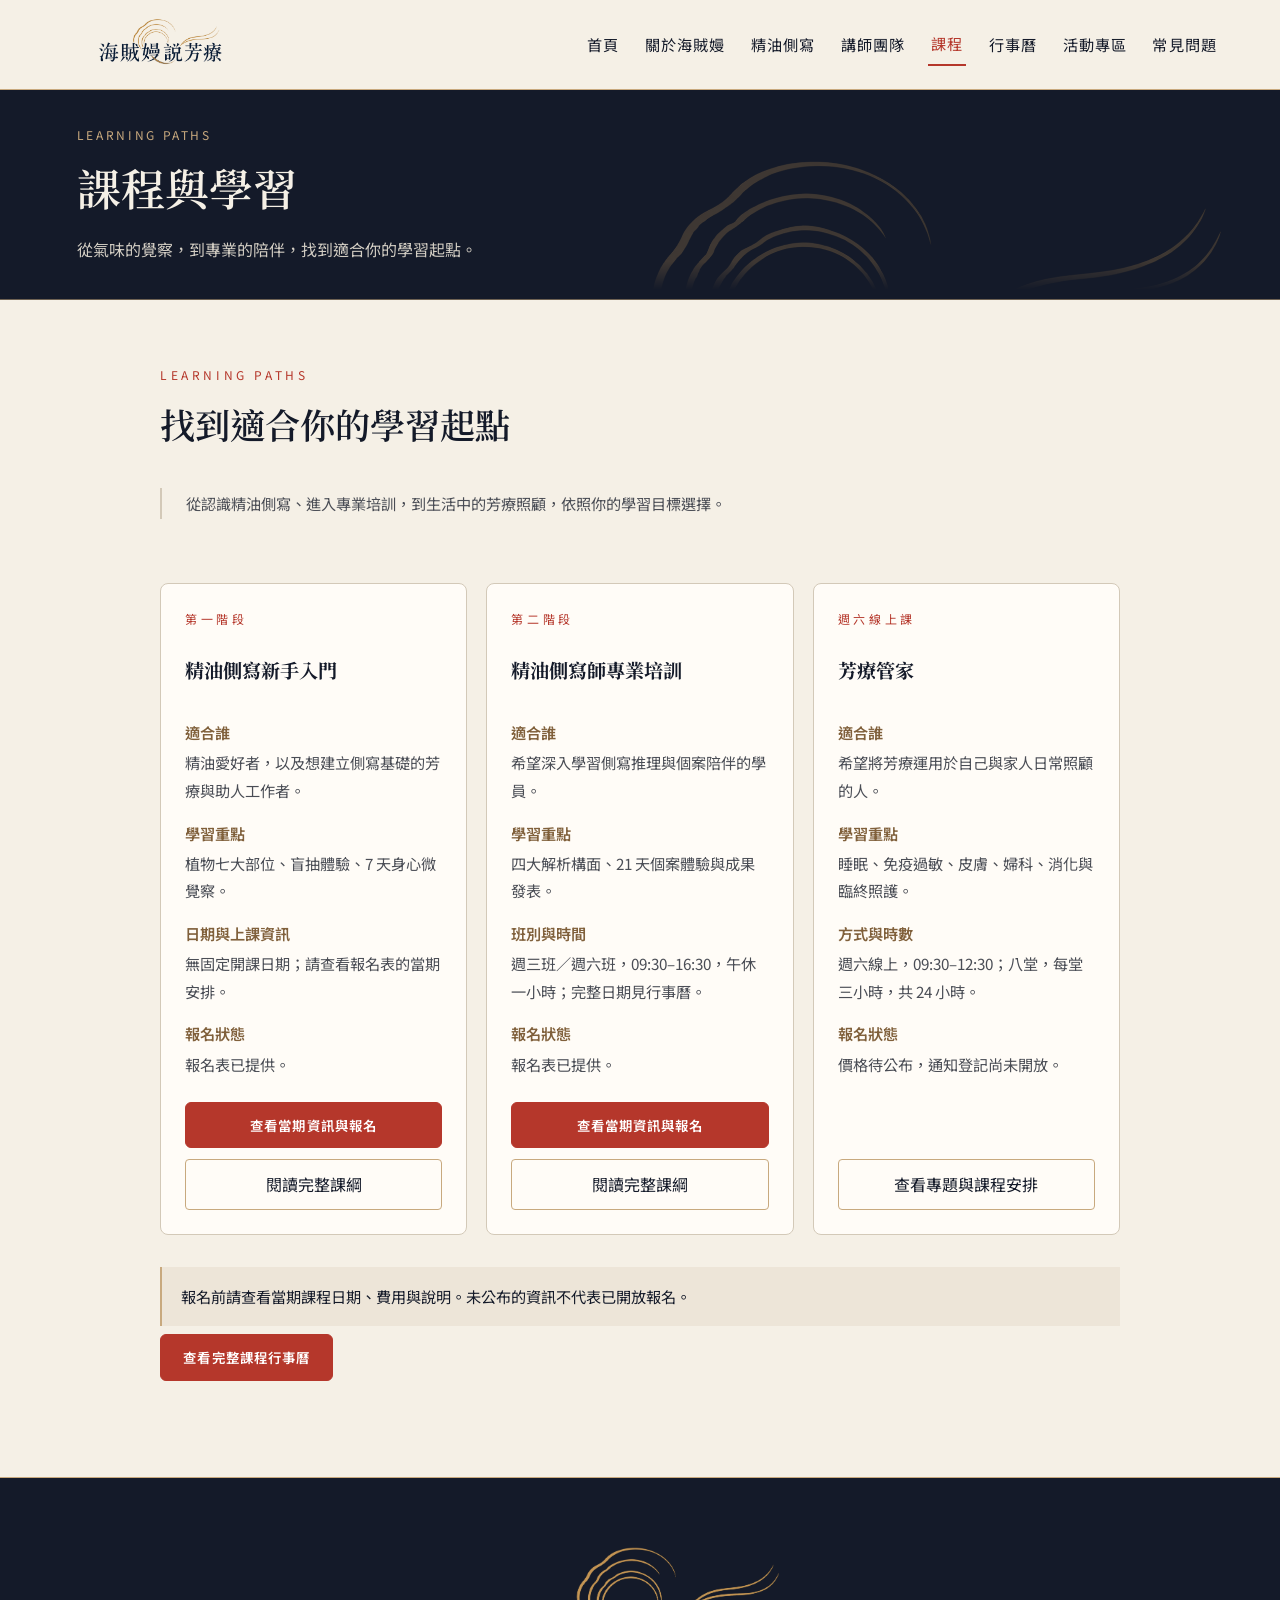
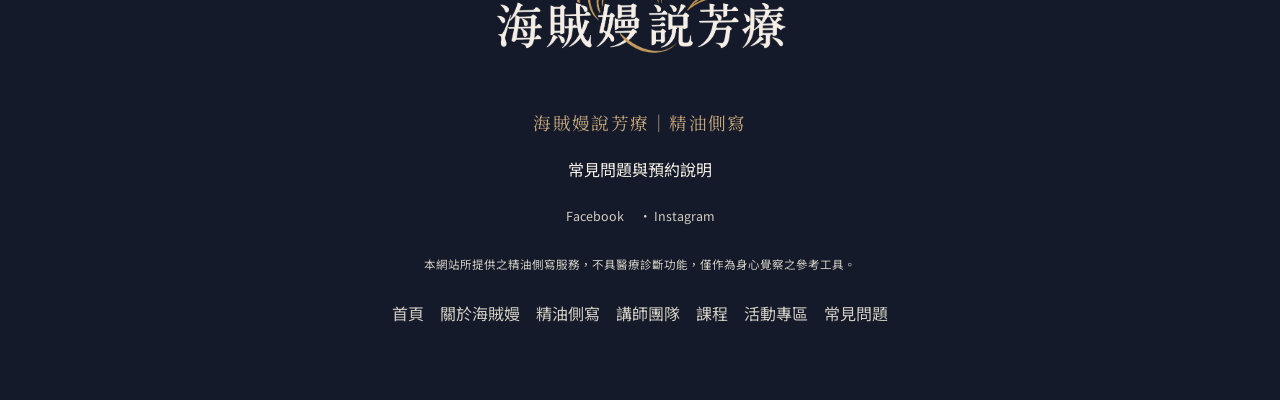
<file: courses.html>
<!DOCTYPE html>
<html lang="zh-TW"><head><meta charset="UTF-8"><meta name="viewport" content="width=device-width, initial-scale=1"><title>課程總覽｜海賊嫚說芳療</title><meta name="description" content="海賊嫚說芳療・課程總覽。用氣味理解人，陪你慢慢走進自己。"><link rel="preconnect" href="https://fonts.googleapis.com"><link href="https://fonts.googleapis.com/css2?family=Noto+Sans+TC:wght@300;400;500;700&amp;family=Noto+Serif+TC:wght@400;600&amp;display=swap" rel="stylesheet"><link rel="stylesheet" href="site.css"><link rel="stylesheet" href="brand-header.css"></head><body class="inner-page branded-page"><a class="skip-link" href="#main-content">跳至主要內容</a><nav aria-label="主要導覽"><a class="nav-home" href="index.html" aria-label="海賊嫚說芳療首頁"><img class="nav-brand-logo" src="logo-year-rings-transparent-v1.png" alt="海賊嫚說芳療：深色字年輪生香 Logo"></a><button class="nav-toggle" type="button" aria-expanded="false" aria-controls="main-nav-links">選單</button><div class="nav-links" id="main-nav-links"><a href="index.html">首頁</a><a href="about.html">關於海賊嫚</a><a href="profiling.html">精油側寫</a><a href="team.html">講師團隊</a><a href="courses.html" aria-current="page">課程</a><a href="calendar.html">行事曆</a><a href="events.html">活動專區</a><a href="faq.html">常見問題</a></div></nav><main id="main-content"><header class="inner-brand-banner" aria-labelledby="page-title">
  <div class="banner-content"><p class="banner-eyebrow">LEARNING PATHS</p><h1 id="page-title">課程與學習</h1><p class="banner-description">從氣味的覺察，到專業的陪伴，找到適合你的學習起點。</p></div>
  <div class="banner-ripples" aria-hidden="true"><i></i><i></i><i></i><i></i></div>
</header><section id="courses">
  <div class="section-inner">
    <p class="section-label">Learning Paths</p>
    <h2 class="section-title">找到適合你的學習起點</h2>
    <p class="course-intro">從認識精油側寫、進入專業培訓，到生活中的芳療照顧，依照你的學習目標選擇。</p>
    <div class="course-overview-grid">
      <article class="course-overview-card">
        <span class="section-label">第一階段</span><h3>精油側寫新手入門</h3>
        <dl><dt>適合誰</dt><dd>精油愛好者，以及想建立側寫基礎的芳療與助人工作者。</dd><dt>學習重點</dt><dd>植物七大部位、盲抽體驗、7 天身心微覺察。</dd><dt>日期與上課資訊</dt><dd>無固定開課日期；請查看報名表的當期安排。</dd><dt>報名狀態</dt><dd>報名表已提供。</dd></dl>
        <div class="course-card-actions"><a class="btn-apply" href="https://forms.gle/JuxCuTTRr4M5cdXAA" target="_blank" rel="noopener">查看當期資訊與報名</a><a href="course-beginner.html">閱讀完整課綱</a></div>
      </article>
      <article class="course-overview-card">
        <span class="section-label">第二階段</span><h3>精油側寫師專業培訓</h3>
        <dl><dt>適合誰</dt><dd>希望深入學習側寫推理與個案陪伴的學員。</dd><dt>學習重點</dt><dd>四大解析構面、21 天個案體驗與成果發表。</dd><dt>班別與時間</dt><dd>週三班／週六班，09:30–16:30，午休一小時；完整日期見行事曆。</dd><dt>報名狀態</dt><dd>報名表已提供。</dd></dl>
        <div class="course-card-actions"><a class="btn-apply" href="https://forms.gle/hSaxGPQXY18WvPSB6" target="_blank" rel="noopener">查看當期資訊與報名</a><a href="course-professional.html">閱讀完整課綱</a></div>
      </article>
      <article class="course-overview-card">
        <span class="section-label">週六線上課</span><h3>芳療管家</h3>
        <dl><dt>適合誰</dt><dd>希望將芳療運用於自己與家人日常照顧的人。</dd><dt>學習重點</dt><dd>睡眠、免疫過敏、皮膚、婦科、消化與臨終照護。</dd><dt>方式與時數</dt><dd>週六線上，09:30–12:30；八堂，每堂三小時，共 24 小時。</dd><dt>報名狀態</dt><dd>價格待公布，通知登記尚未開放。</dd></dl>
        <div class="course-card-actions"><a href="course-aromatherapy.html">查看專題與課程安排</a></div>
      </article>
    </div>
    <div class="course-notice">報名前請查看當期課程日期、費用與說明。未公布的資訊不代表已開放報名。</div>
    <a class="btn-apply" href="calendar.html">查看完整課程行事曆</a>
  </div>
</section></main><footer>
  <img class="footer-emblem" src="logo-year-rings-white-gold-v2.png" alt="海賊嫚說芳療：白字與琥珀金年輪生香品牌標誌" loading="lazy">
  <div class="footer-brand">海賊嫚說芳療｜精油側寫</div>
  <a class="footer-help" href="faq.html">常見問題與預約說明</a>
  <p>
    <a href="https://www.facebook.com/PattySayAroma/" target="_blank">Facebook</a>
    　·
    <a href="https://www.instagram.com/peimanzhang/" target="_blank">Instagram</a>
  </p>
  <p class="footer-disclaimer">本網站所提供之精油側寫服務，不具醫療診斷功能，僅作為身心覺察之參考工具。</p>
<div class="footer-navigation"><a href="index.html">首頁</a><a href="about.html">關於海賊嫚</a><a href="profiling.html">精油側寫</a><a href="team.html">講師團隊</a><a href="courses.html">課程</a><a href="events.html">活動專區</a><a href="faq.html">常見問題</a></div></footer><script src="site.js" defer></script></body></html>
</file>
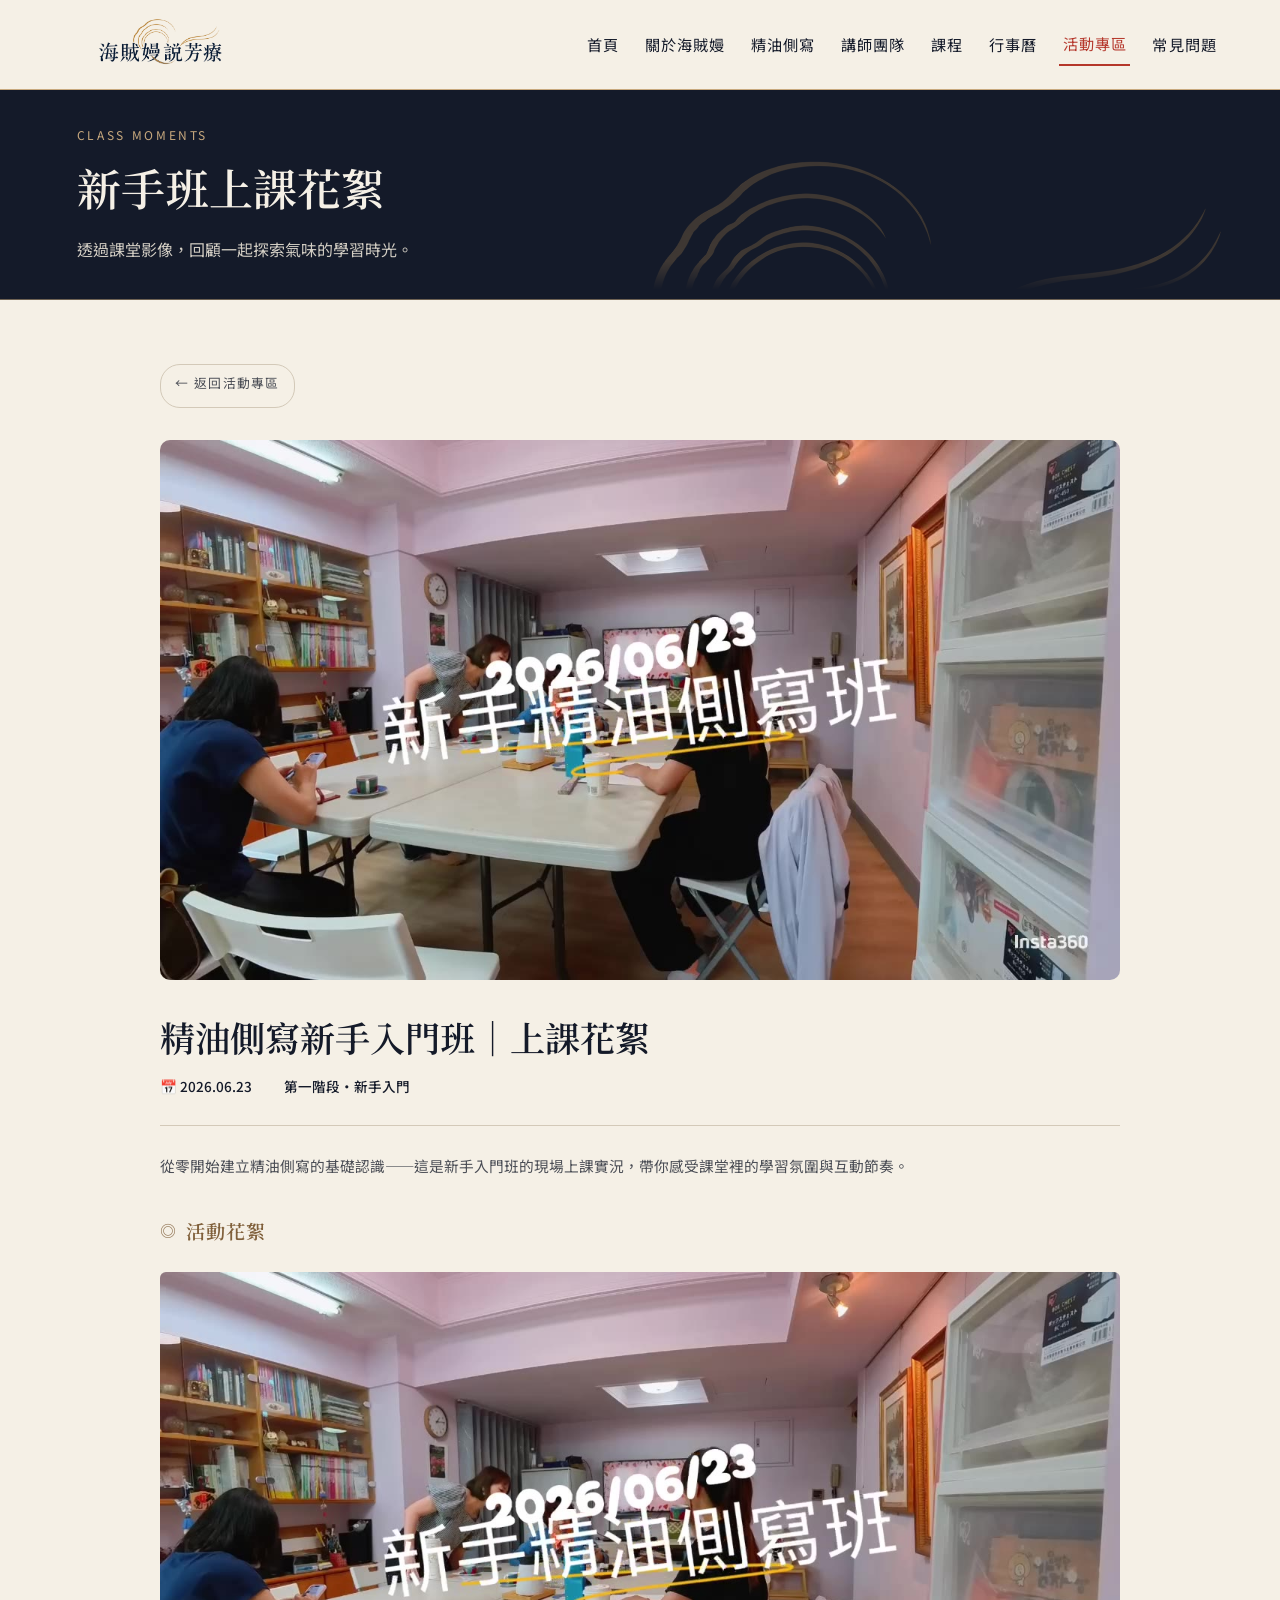
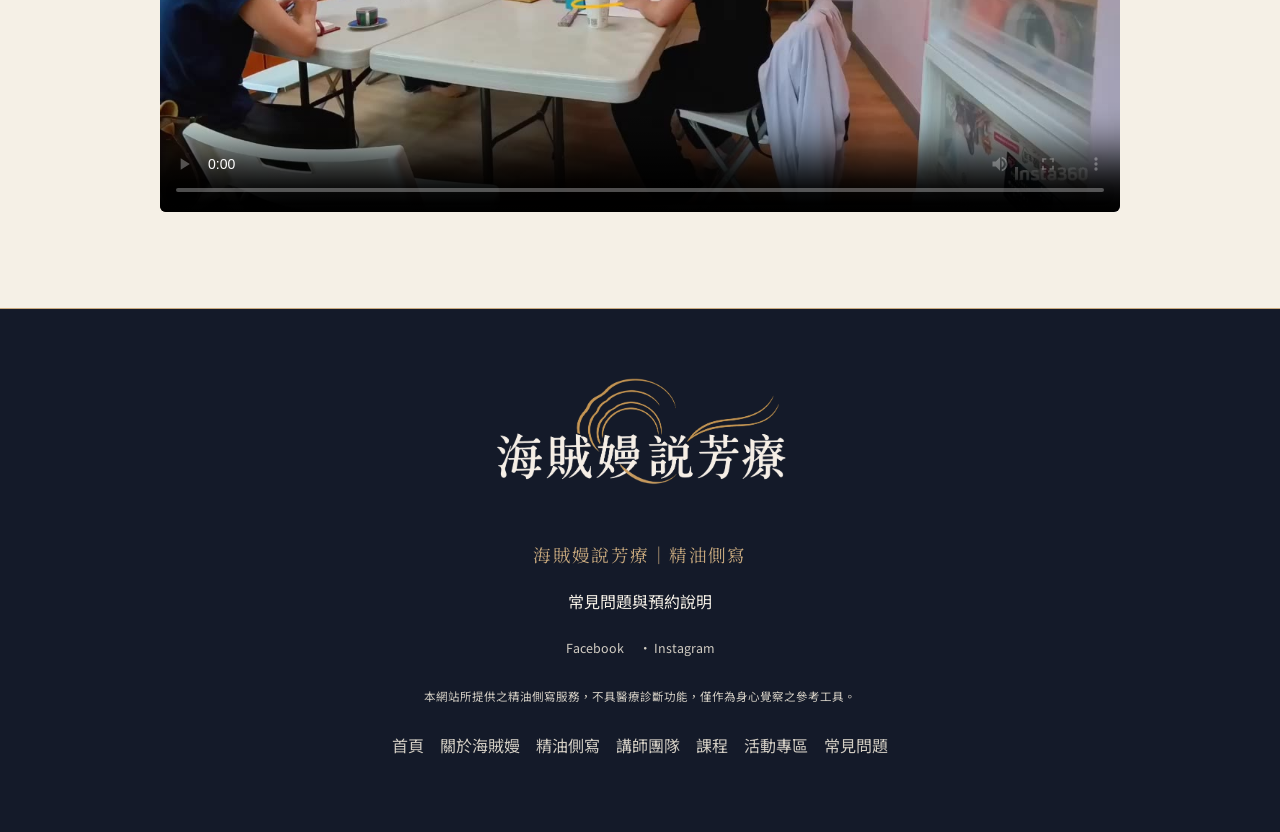
<file: event-beginner.html>
<!DOCTYPE html>
<html lang="zh-TW"><head><meta charset="UTF-8"><meta name="viewport" content="width=device-width, initial-scale=1"><title>新手入門班上課花絮｜海賊嫚說芳療</title><meta name="description" content="海賊嫚說芳療・新手入門班上課花絮。用氣味理解人，陪你慢慢走進自己。"><link rel="preconnect" href="https://fonts.googleapis.com"><link href="https://fonts.googleapis.com/css2?family=Noto+Sans+TC:wght@300;400;500;700&amp;family=Noto+Serif+TC:wght@400;600&amp;display=swap" rel="stylesheet"><link rel="stylesheet" href="site.css"><link rel="stylesheet" href="brand-header.css"></head><body class="inner-page branded-page"><a class="skip-link" href="#main-content">跳至主要內容</a><nav aria-label="主要導覽"><a class="nav-home" href="index.html" aria-label="海賊嫚說芳療首頁"><img class="nav-brand-logo" src="logo-year-rings-transparent-v1.png" alt="海賊嫚說芳療：深色字年輪生香 Logo"></a><button class="nav-toggle" type="button" aria-expanded="false" aria-controls="main-nav-links">選單</button><div class="nav-links" id="main-nav-links"><a href="index.html">首頁</a><a href="about.html">關於海賊嫚</a><a href="profiling.html">精油側寫</a><a href="team.html">講師團隊</a><a href="courses.html">課程</a><a href="calendar.html">行事曆</a><a href="events.html" aria-current="page">活動專區</a><a href="faq.html">常見問題</a></div></nav><main id="main-content"><header class="inner-brand-banner" aria-labelledby="page-title"><div class="banner-content"><p class="banner-eyebrow">CLASS MOMENTS</p><h1 id="page-title">新手班上課花絮</h1><p class="banner-description">透過課堂影像，回顧一起探索氣味的學習時光。</p></div><div class="banner-ripples" aria-hidden="true"><i></i><i></i><i></i><i></i></div></header><section class="document-page"><div class="section-inner"><div id="event-view-2">
    <a class="course-back" href="events.html">← 返回活動專區</a>
    <div class="event-detail-cover"><img src="events/beginner-class-highlights-thumb.jpg" alt="新手精油側寫班上課花絮"></div>
    <h2 class="section-title" style="text-align:left; margin-bottom:0.8rem;">精油側寫新手入門班｜上課花絮</h2>
    <div class="event-meta">
      <span>📅 <b>2026.06.23</b></span>
      <span><b>第一階段・新手入門</b></span>
    </div>
    <p class="course-text">從零開始建立精油側寫的基礎認識——這是新手入門班的現場上課實況，帶你感受課堂裡的學習氛圍與互動節奏。</p>
    <div style="margin-top:2rem;">
      <h3 class="course-block-title"><span class="flower-icon" aria-hidden="true">◎</span>活動花絮</h3>
      <div class="event-gallery">
        <video controls preload="metadata" poster="events/beginner-class-highlights-thumb.jpg" style="width:100%; grid-column: 1 / -1; border-radius:6px; aspect-ratio:16/9; object-fit:cover; background:#000;">
          <source src="events/beginner-class-highlights.mp4" type="video/mp4">
        </video>
      </div>
    </div>
  </div></div></section></main><footer>
  <img class="footer-emblem" src="logo-year-rings-white-gold-v2.png" alt="海賊嫚說芳療：白字與琥珀金年輪生香品牌標誌" loading="lazy">
  <div class="footer-brand">海賊嫚說芳療｜精油側寫</div>
  <a class="footer-help" href="faq.html">常見問題與預約說明</a>
  <p>
    <a href="https://www.facebook.com/PattySayAroma/" target="_blank">Facebook</a>
    　·
    <a href="https://www.instagram.com/peimanzhang/" target="_blank">Instagram</a>
  </p>
  <p class="footer-disclaimer">本網站所提供之精油側寫服務，不具醫療診斷功能，僅作為身心覺察之參考工具。</p>
<div class="footer-navigation"><a href="index.html">首頁</a><a href="about.html">關於海賊嫚</a><a href="profiling.html">精油側寫</a><a href="team.html">講師團隊</a><a href="courses.html">課程</a><a href="events.html">活動專區</a><a href="faq.html">常見問題</a></div></footer><script src="site.js" defer></script></body></html>
</file>
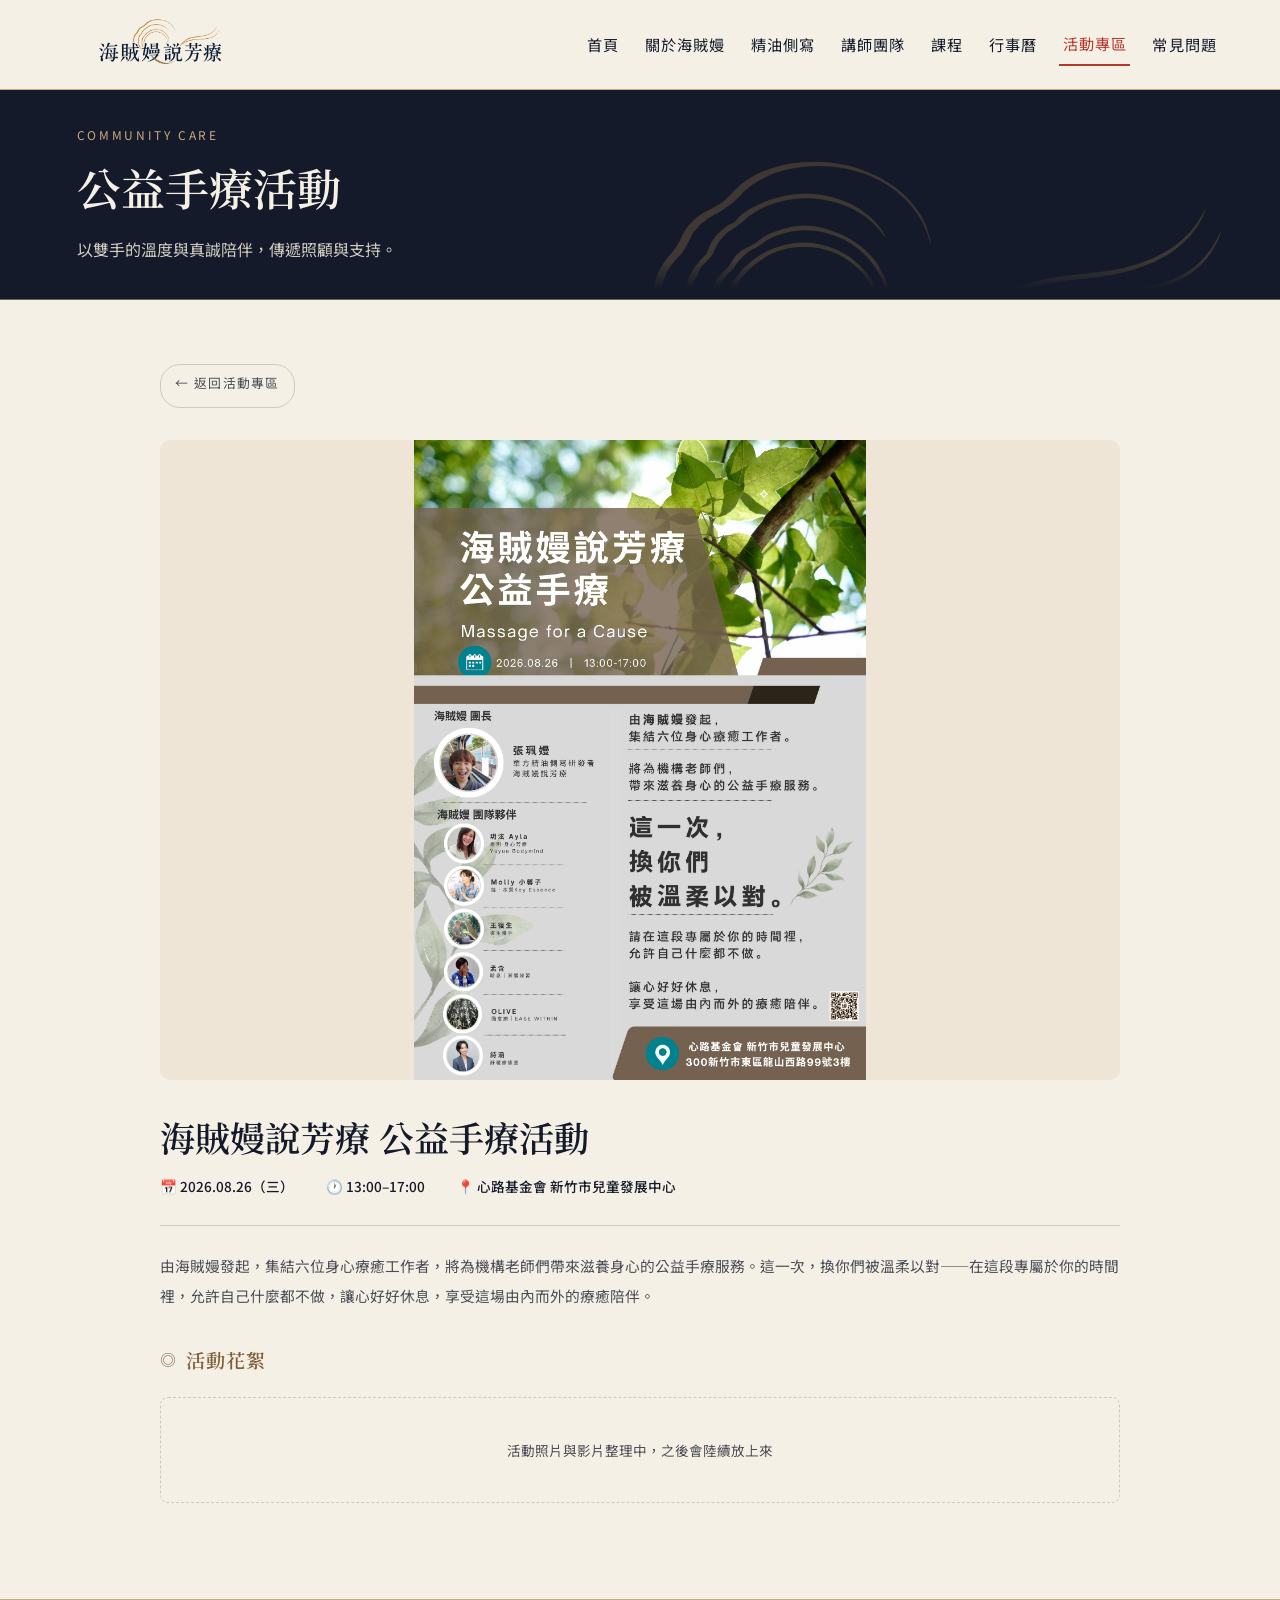
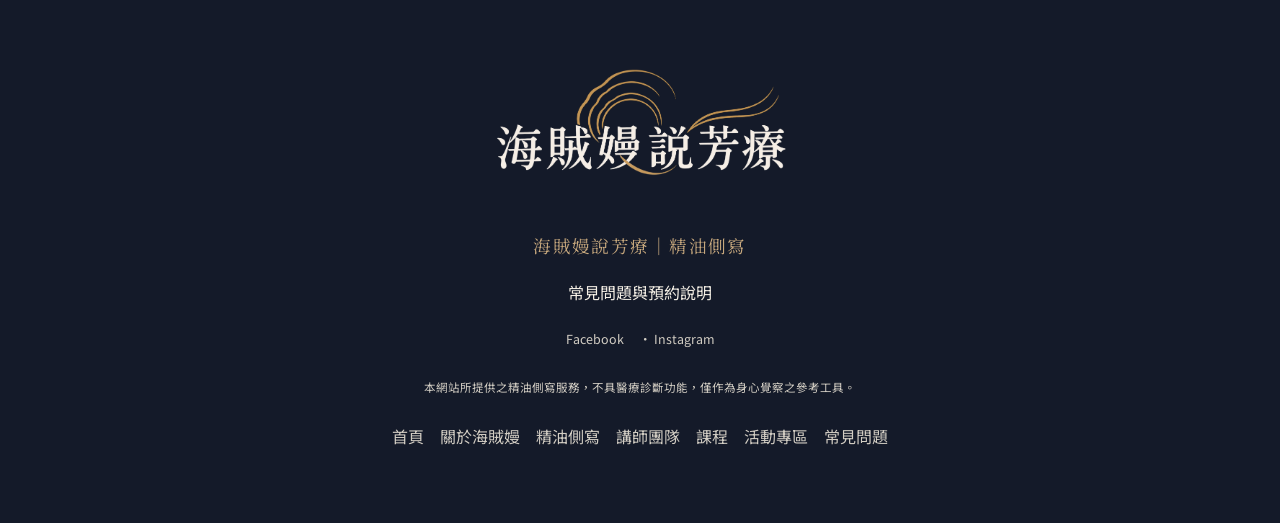
<file: event-charity.html>
<!DOCTYPE html>
<html lang="zh-TW"><head><meta charset="UTF-8"><meta name="viewport" content="width=device-width, initial-scale=1"><title>公益手療活動｜海賊嫚說芳療</title><meta name="description" content="海賊嫚說芳療・公益手療活動。用氣味理解人，陪你慢慢走進自己。"><link rel="preconnect" href="https://fonts.googleapis.com"><link href="https://fonts.googleapis.com/css2?family=Noto+Sans+TC:wght@300;400;500;700&amp;family=Noto+Serif+TC:wght@400;600&amp;display=swap" rel="stylesheet"><link rel="stylesheet" href="site.css"><link rel="stylesheet" href="brand-header.css"></head><body class="inner-page branded-page"><a class="skip-link" href="#main-content">跳至主要內容</a><nav aria-label="主要導覽"><a class="nav-home" href="index.html" aria-label="海賊嫚說芳療首頁"><img class="nav-brand-logo" src="logo-year-rings-transparent-v1.png" alt="海賊嫚說芳療：深色字年輪生香 Logo"></a><button class="nav-toggle" type="button" aria-expanded="false" aria-controls="main-nav-links">選單</button><div class="nav-links" id="main-nav-links"><a href="index.html">首頁</a><a href="about.html">關於海賊嫚</a><a href="profiling.html">精油側寫</a><a href="team.html">講師團隊</a><a href="courses.html">課程</a><a href="calendar.html">行事曆</a><a href="events.html" aria-current="page">活動專區</a><a href="faq.html">常見問題</a></div></nav><main id="main-content"><header class="inner-brand-banner" aria-labelledby="page-title"><div class="banner-content"><p class="banner-eyebrow">COMMUNITY CARE</p><h1 id="page-title">公益手療活動</h1><p class="banner-description">以雙手的溫度與真誠陪伴，傳遞照顧與支持。</p></div><div class="banner-ripples" aria-hidden="true"><i></i><i></i><i></i><i></i></div></header><section class="document-page"><div class="section-inner"><div id="event-view-1">
    <a class="course-back" href="events.html">← 返回活動專區</a>
    <div class="event-detail-cover"><img src="events/poster-charity-massage-0826.jpg" alt="海賊嫚說芳療 公益手療活動海報"></div>
    <h2 class="section-title" style="text-align:left; margin-bottom:0.8rem;">海賊嫚說芳療 公益手療活動</h2>
    <div class="event-meta">
      <span>📅 <b>2026.08.26（三）</b></span>
      <span>🕐 <b>13:00–17:00</b></span>
      <span>📍 <b>心路基金會 新竹市兒童發展中心</b></span>
    </div>
    <p class="course-text">由海賊嫚發起，集結六位身心療癒工作者，將為機構老師們帶來滋養身心的公益手療服務。這一次，換你們被溫柔以對——在這段專屬於你的時間裡，允許自己什麼都不做，讓心好好休息，享受這場由內而外的療癒陪伴。</p>
    <div style="margin-top:2rem;">
      <h3 class="course-block-title"><span class="flower-icon" aria-hidden="true">◎</span>活動花絮</h3>
      <div class="event-gallery-empty">活動照片與影片整理中，之後會陸續放上來</div>
    </div>
  </div></div></section></main><footer>
  <img class="footer-emblem" src="logo-year-rings-white-gold-v2.png" alt="海賊嫚說芳療：白字與琥珀金年輪生香品牌標誌" loading="lazy">
  <div class="footer-brand">海賊嫚說芳療｜精油側寫</div>
  <a class="footer-help" href="faq.html">常見問題與預約說明</a>
  <p>
    <a href="https://www.facebook.com/PattySayAroma/" target="_blank">Facebook</a>
    　·
    <a href="https://www.instagram.com/peimanzhang/" target="_blank">Instagram</a>
  </p>
  <p class="footer-disclaimer">本網站所提供之精油側寫服務，不具醫療診斷功能，僅作為身心覺察之參考工具。</p>
<div class="footer-navigation"><a href="index.html">首頁</a><a href="about.html">關於海賊嫚</a><a href="profiling.html">精油側寫</a><a href="team.html">講師團隊</a><a href="courses.html">課程</a><a href="events.html">活動專區</a><a href="faq.html">常見問題</a></div></footer><script src="site.js" defer></script></body></html>
</file>
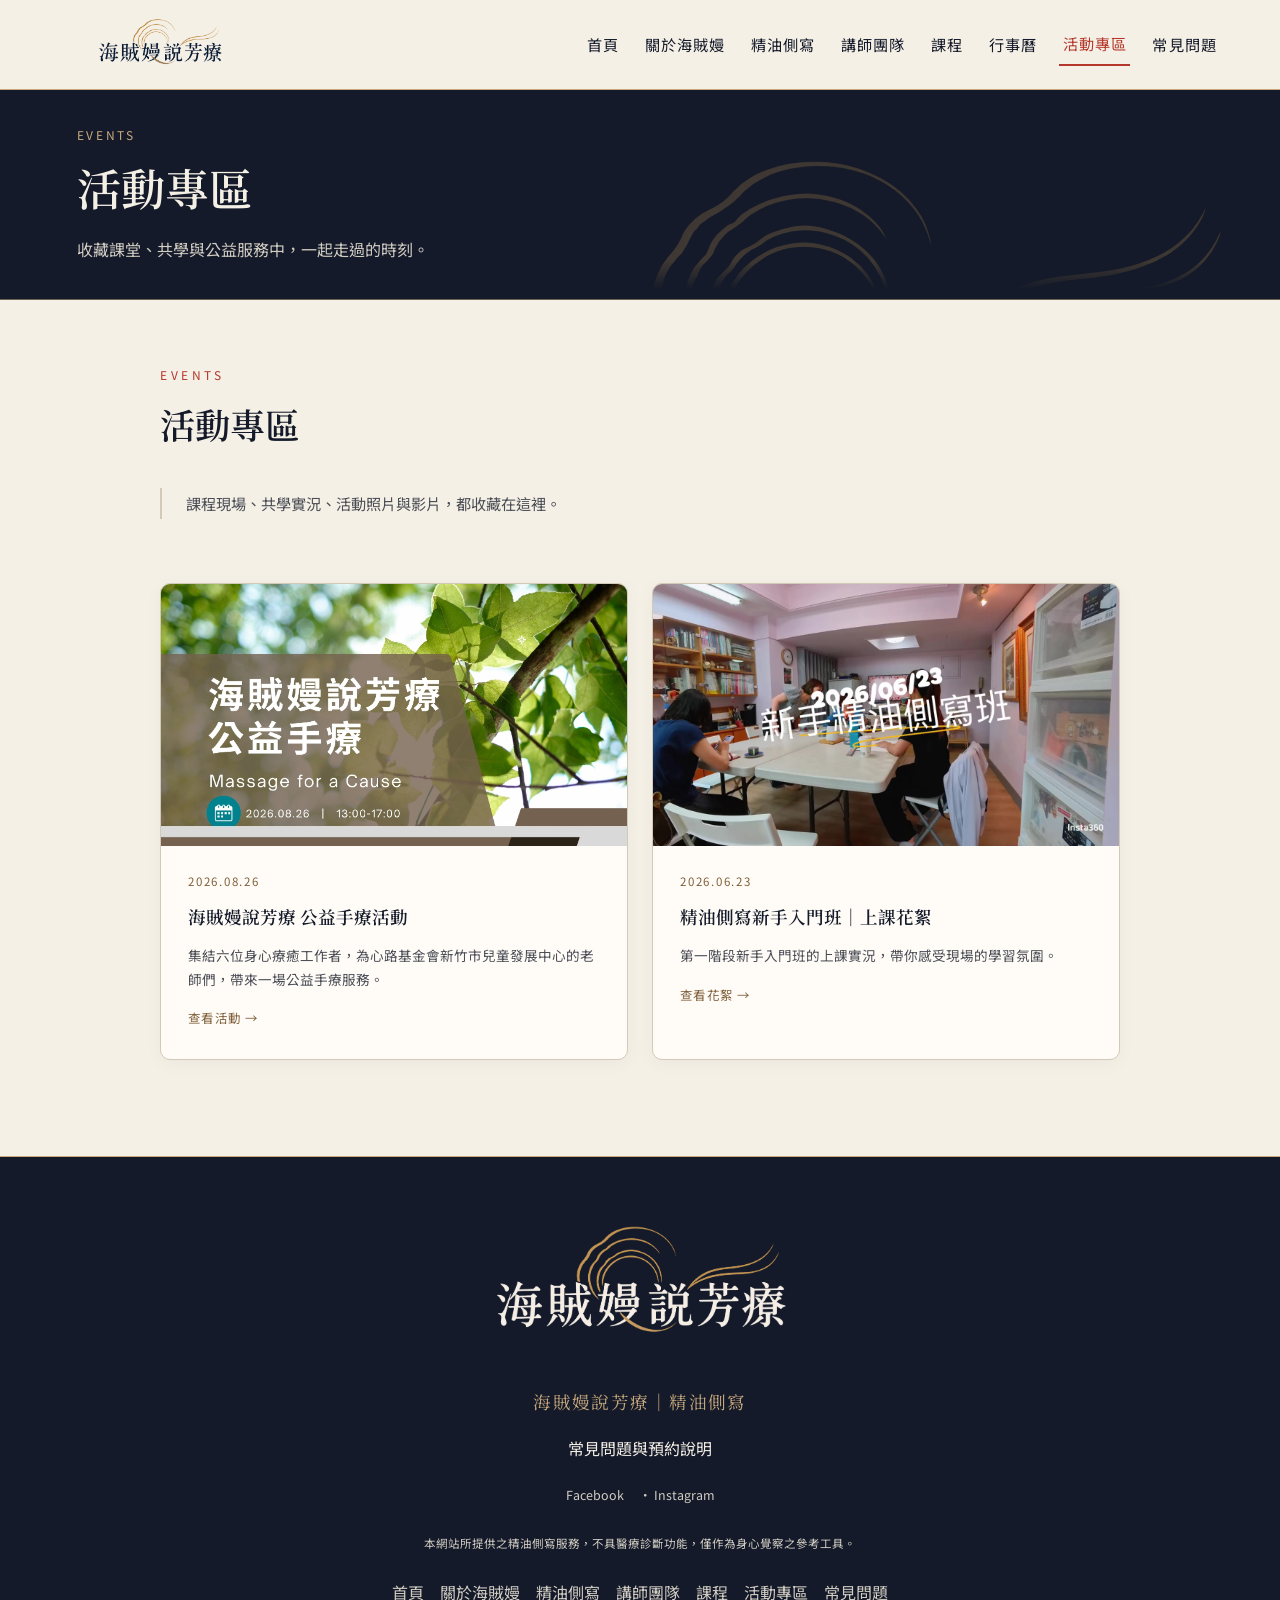
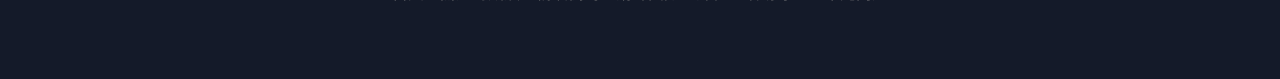
<file: events.html>
<!DOCTYPE html>
<html lang="zh-TW"><head><meta charset="UTF-8"><meta name="viewport" content="width=device-width, initial-scale=1"><title>活動專區｜海賊嫚說芳療</title><meta name="description" content="海賊嫚說芳療・活動專區。用氣味理解人，陪你慢慢走進自己。"><link rel="preconnect" href="https://fonts.googleapis.com"><link href="https://fonts.googleapis.com/css2?family=Noto+Sans+TC:wght@300;400;500;700&amp;family=Noto+Serif+TC:wght@400;600&amp;display=swap" rel="stylesheet"><link rel="stylesheet" href="site.css"><link rel="stylesheet" href="brand-header.css"></head><body class="inner-page branded-page"><a class="skip-link" href="#main-content">跳至主要內容</a><nav aria-label="主要導覽"><a class="nav-home" href="index.html" aria-label="海賊嫚說芳療首頁"><img class="nav-brand-logo" src="logo-year-rings-transparent-v1.png" alt="海賊嫚說芳療：深色字年輪生香 Logo"></a><button class="nav-toggle" type="button" aria-expanded="false" aria-controls="main-nav-links">選單</button><div class="nav-links" id="main-nav-links"><a href="index.html">首頁</a><a href="about.html">關於海賊嫚</a><a href="profiling.html">精油側寫</a><a href="team.html">講師團隊</a><a href="courses.html">課程</a><a href="calendar.html">行事曆</a><a href="events.html" aria-current="page">活動專區</a><a href="faq.html">常見問題</a></div></nav><main id="main-content"><header class="inner-brand-banner" aria-labelledby="page-title"><div class="banner-content"><p class="banner-eyebrow">EVENTS</p><h1 id="page-title">活動專區</h1><p class="banner-description">收藏課堂、共學與公益服務中，一起走過的時刻。</p></div><div class="banner-ripples" aria-hidden="true"><i></i><i></i><i></i><i></i></div></header><section class="document-page"><div class="section-inner"><div id="event-view-select">
    <p class="section-label">Events</p>
    <h2 class="section-title">活動專區</h2>
    <p class="course-intro">課程現場、共學實況、活動照片與影片，都收藏在這裡。</p>
    <div class="event-grid">
      <a class="event-card" href="event-charity.html">
        <div class="event-card-cover"><img src="events/poster-charity-massage-0826.jpg" alt="海賊嫚說芳療 公益手療活動海報"></div>
        <div class="event-card-body">
          <div class="event-card-date">2026.08.26</div>
          <div class="event-card-title">海賊嫚說芳療 公益手療活動</div>
          <p class="event-card-desc">集結六位身心療癒工作者，為心路基金會新竹市兒童發展中心的老師們，帶來一場公益手療服務。</p>
          <div class="event-card-cta">查看活動 →</div>
        </div>
      </a>
      <a class="event-card" href="event-beginner.html">
        <div class="event-card-cover"><img src="events/beginner-class-highlights-thumb.jpg" alt="新手精油側寫班上課花絮"></div>
        <div class="event-card-body">
          <div class="event-card-date">2026.06.23</div>
          <div class="event-card-title">精油側寫新手入門班｜上課花絮</div>
          <p class="event-card-desc">第一階段新手入門班的上課實況，帶你感受現場的學習氛圍。</p>
          <div class="event-card-cta">查看花絮 →</div>
        </div>
      </a>
    </div>
  </div></div></section></main><footer>
  <img class="footer-emblem" src="logo-year-rings-white-gold-v2.png" alt="海賊嫚說芳療：白字與琥珀金年輪生香品牌標誌" loading="lazy">
  <div class="footer-brand">海賊嫚說芳療｜精油側寫</div>
  <a class="footer-help" href="faq.html">常見問題與預約說明</a>
  <p>
    <a href="https://www.facebook.com/PattySayAroma/" target="_blank">Facebook</a>
    　·
    <a href="https://www.instagram.com/peimanzhang/" target="_blank">Instagram</a>
  </p>
  <p class="footer-disclaimer">本網站所提供之精油側寫服務，不具醫療診斷功能，僅作為身心覺察之參考工具。</p>
<div class="footer-navigation"><a href="index.html">首頁</a><a href="about.html">關於海賊嫚</a><a href="profiling.html">精油側寫</a><a href="team.html">講師團隊</a><a href="courses.html">課程</a><a href="events.html">活動專區</a><a href="faq.html">常見問題</a></div></footer><script src="site.js" defer></script></body></html>
</file>
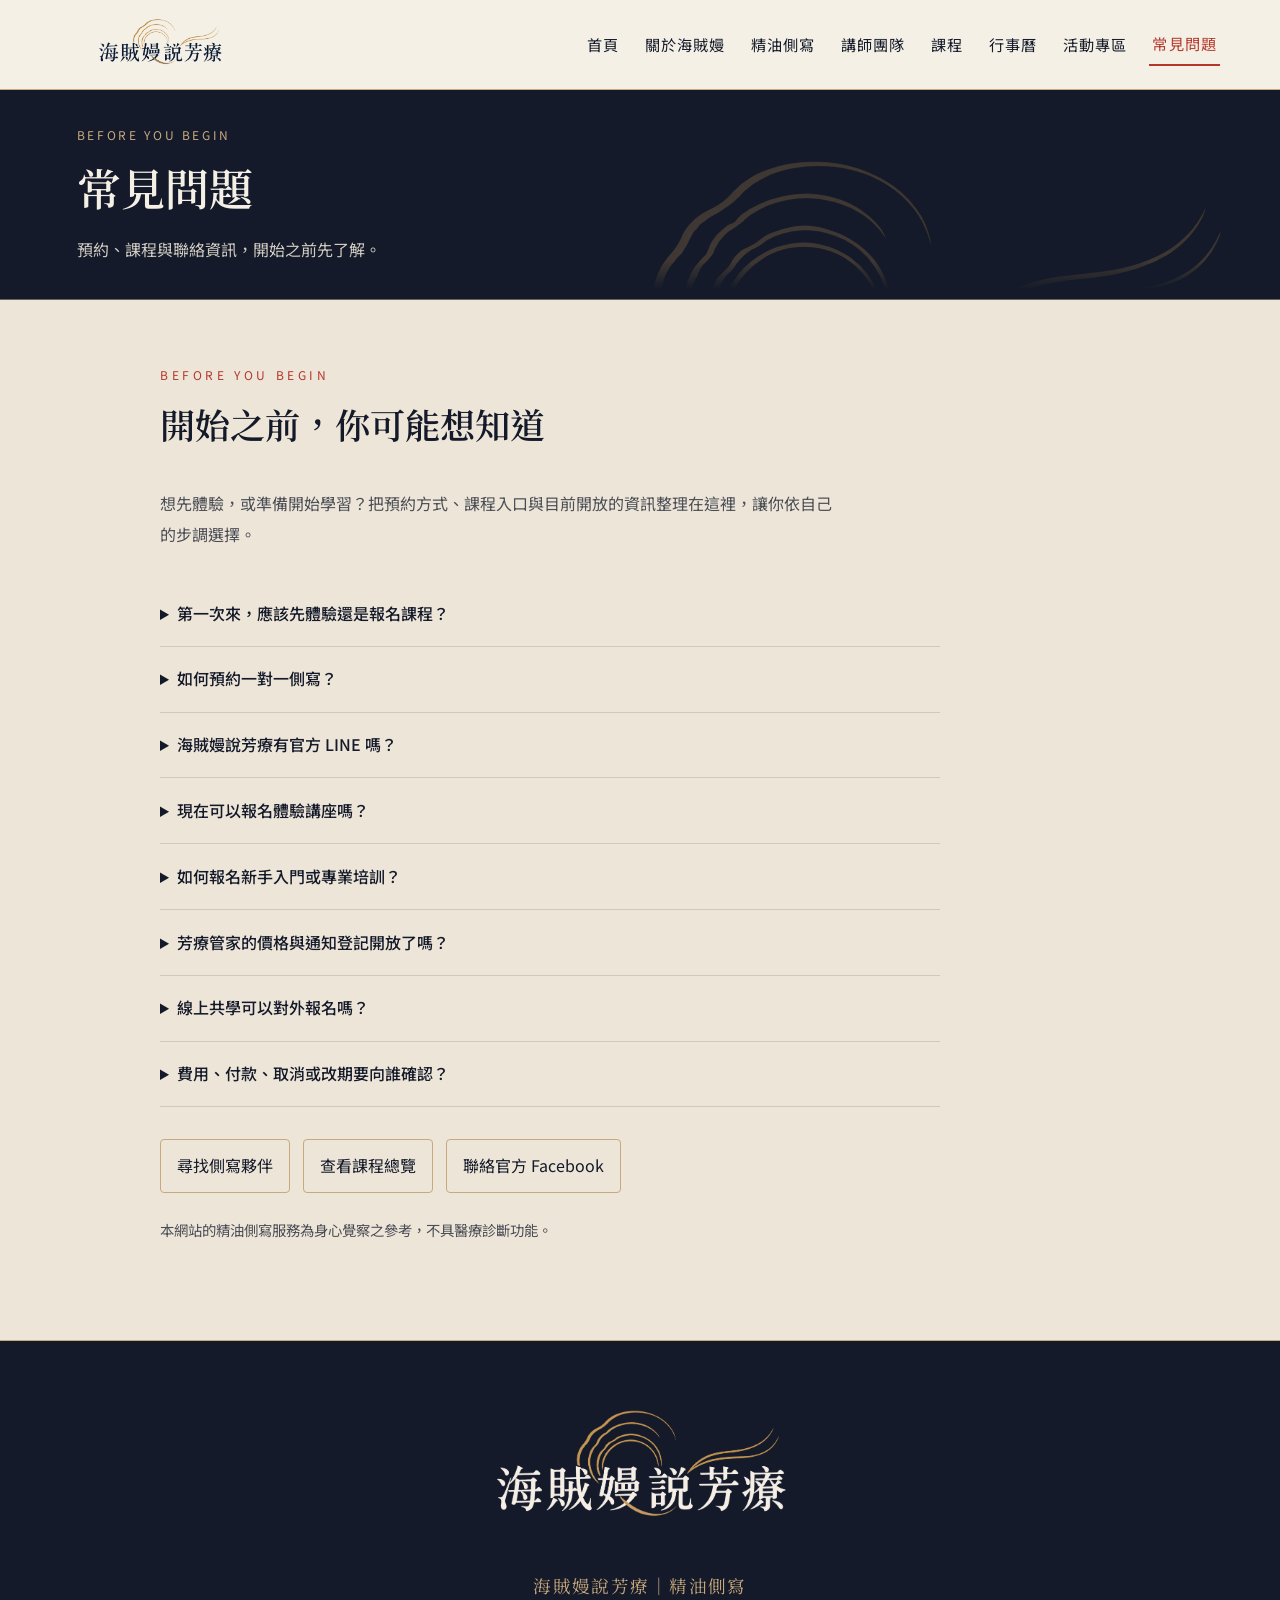
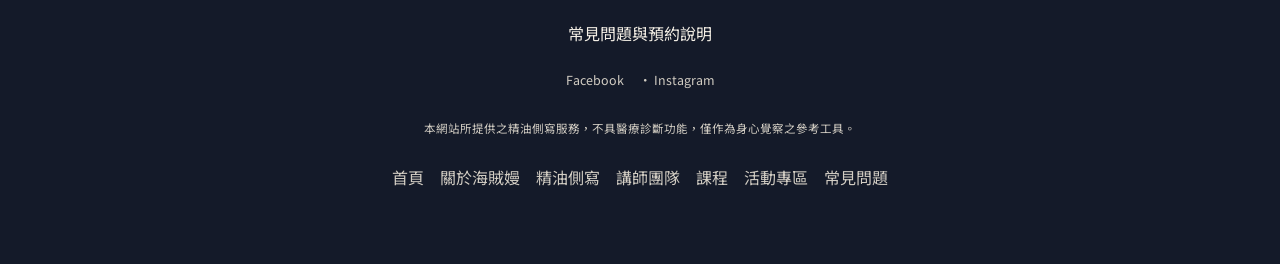
<file: faq.html>
<!DOCTYPE html>
<html lang="zh-TW"><head><meta charset="UTF-8"><meta name="viewport" content="width=device-width, initial-scale=1"><title>常見問題與預約說明｜海賊嫚說芳療</title><meta name="description" content="海賊嫚說芳療・常見問題與預約說明。用氣味理解人，陪你慢慢走進自己。"><link rel="preconnect" href="https://fonts.googleapis.com"><link href="https://fonts.googleapis.com/css2?family=Noto+Sans+TC:wght@300;400;500;700&amp;family=Noto+Serif+TC:wght@400;600&amp;display=swap" rel="stylesheet"><link rel="stylesheet" href="site.css"><link rel="stylesheet" href="brand-header.css"></head><body class="inner-page branded-page"><a class="skip-link" href="#main-content">跳至主要內容</a><nav aria-label="主要導覽"><a class="nav-home" href="index.html" aria-label="海賊嫚說芳療首頁"><img class="nav-brand-logo" src="logo-year-rings-transparent-v1.png" alt="海賊嫚說芳療：深色字年輪生香 Logo"></a><button class="nav-toggle" type="button" aria-expanded="false" aria-controls="main-nav-links">選單</button><div class="nav-links" id="main-nav-links"><a href="index.html">首頁</a><a href="about.html">關於海賊嫚</a><a href="profiling.html">精油側寫</a><a href="team.html">講師團隊</a><a href="courses.html">課程</a><a href="calendar.html">行事曆</a><a href="events.html">活動專區</a><a href="faq.html" aria-current="page">常見問題</a></div></nav><main id="main-content"><header class="inner-brand-banner" aria-labelledby="page-title"><div class="banner-content"><p class="banner-eyebrow">BEFORE YOU BEGIN</p><h1 id="page-title">常見問題</h1><p class="banner-description">預約、課程與聯絡資訊，開始之前先了解。</p></div><div class="banner-ripples" aria-hidden="true"><i></i><i></i><i></i><i></i></div></header><section id="faq">
  <div class="section-inner">
    <p class="section-label">Before You Begin</p>
    <h2 class="section-title">開始之前，你可能想知道</h2>
    <p class="faq-intro">想先體驗，或準備開始學習？把預約方式、課程入口與目前開放的資訊整理在這裡，讓你依自己的步調選擇。</p>
    <div class="faq-list">
      <details class="faq-item"><summary>第一次來，應該先體驗還是報名課程？</summary><p>如果你想先認識精油側寫，可以從<a href="team.html#team">團隊介紹</a>了解不同側寫師，再聯絡你想預約的夥伴。若你希望學習側寫方法或日常芳療照顧，可以先看<a href="courses.html">課程總覽</a>，比較新手入門、專業培訓與芳療管家。</p></details>
      <details class="faq-item"><summary>如何預約一對一側寫？</summary><p>從團隊介紹中選擇側寫師，使用該講師卡片上的預約或社群入口聯絡。請先向講師確認服務內容、可預約時間、地點或線上方式及費用；各講師的服務安排不一定相同。</p></details>
      <details class="faq-item"><summary>海賊嫚說芳療有官方 LINE 嗎？</summary><p>目前沒有官方 LINE。品牌資訊請以本官網與<a href="https://www.facebook.com/PattySayAroma/" target="_blank" rel="noopener">官方 Facebook</a>為入口；講師卡片中的 LINE 是個別講師的聯絡方式，不是海賊嫚說芳療的官方帳號。</p></details>
      <details class="faq-item"><summary>現在可以報名體驗講座嗎？</summary><p>體驗講座目前為「擇期開放」，尚未提供報名入口。開放資訊請查看<a href="profiling.html#lecture-entry">體驗講座區</a>與官方公告；若想先體驗，可直接聯絡團隊中的側寫師。</p></details>
      <details class="faq-item"><summary>如何報名新手入門或專業培訓？</summary><p><a href="courses.html">課程總覽</a>提供兩門課各自的報名表入口。請先閱讀當期日期、費用與課程說明，再填寫對應表單；課程行事曆可協助你核對班別與上課時間。若資訊未列明，請先向主辦方詢問。</p></details>
      <details class="faq-item"><summary>芳療管家的價格與通知登記開放了嗎？</summary><p>價格待公布，通知登記尚未開放，目前沒有可填寫的通知表單。表單準備完成後，會在芳療管家課程區提供入口；現階段請查看課程資訊與官方公告。</p></details>
      <details class="faq-item"><summary>線上共學可以對外報名嗎？</summary><p>行事曆中的「精油側寫師線上共學」是內部訓練，不是一般對外招生課程。參與資格及安排請向團隊確認；每月時間以更新後的行事曆為準。</p></details>
      <details class="faq-item"><summary>費用、付款、取消或改期要向誰確認？</summary><p>課程請以當期報名表或主辦方提供的說明為準；個別服務請向你預約的講師確認。若資料未列明，請在報名或付款前先詢問，不要將其他品牌或其他講師的規則視為本次安排。</p></details>
    </div>
    <div class="faq-actions"><a href="team.html#team">尋找側寫夥伴</a><a href="courses.html">查看課程總覽</a><a href="https://www.facebook.com/PattySayAroma/" target="_blank" rel="noopener">聯絡官方 Facebook</a></div>
    <p class="faq-note">本網站的精油側寫服務為身心覺察之參考，不具醫療診斷功能。</p>
  </div>
</section></main><footer>
  <img class="footer-emblem" src="logo-year-rings-white-gold-v2.png" alt="海賊嫚說芳療：白字與琥珀金年輪生香品牌標誌" loading="lazy">
  <div class="footer-brand">海賊嫚說芳療｜精油側寫</div>
  <a class="footer-help" href="faq.html">常見問題與預約說明</a>
  <p>
    <a href="https://www.facebook.com/PattySayAroma/" target="_blank">Facebook</a>
    　·
    <a href="https://www.instagram.com/peimanzhang/" target="_blank">Instagram</a>
  </p>
  <p class="footer-disclaimer">本網站所提供之精油側寫服務，不具醫療診斷功能，僅作為身心覺察之參考工具。</p>
<div class="footer-navigation"><a href="index.html">首頁</a><a href="about.html">關於海賊嫚</a><a href="profiling.html">精油側寫</a><a href="team.html">講師團隊</a><a href="courses.html">課程</a><a href="events.html">活動專區</a><a href="faq.html">常見問題</a></div></footer><script src="site.js" defer></script></body></html>
</file>
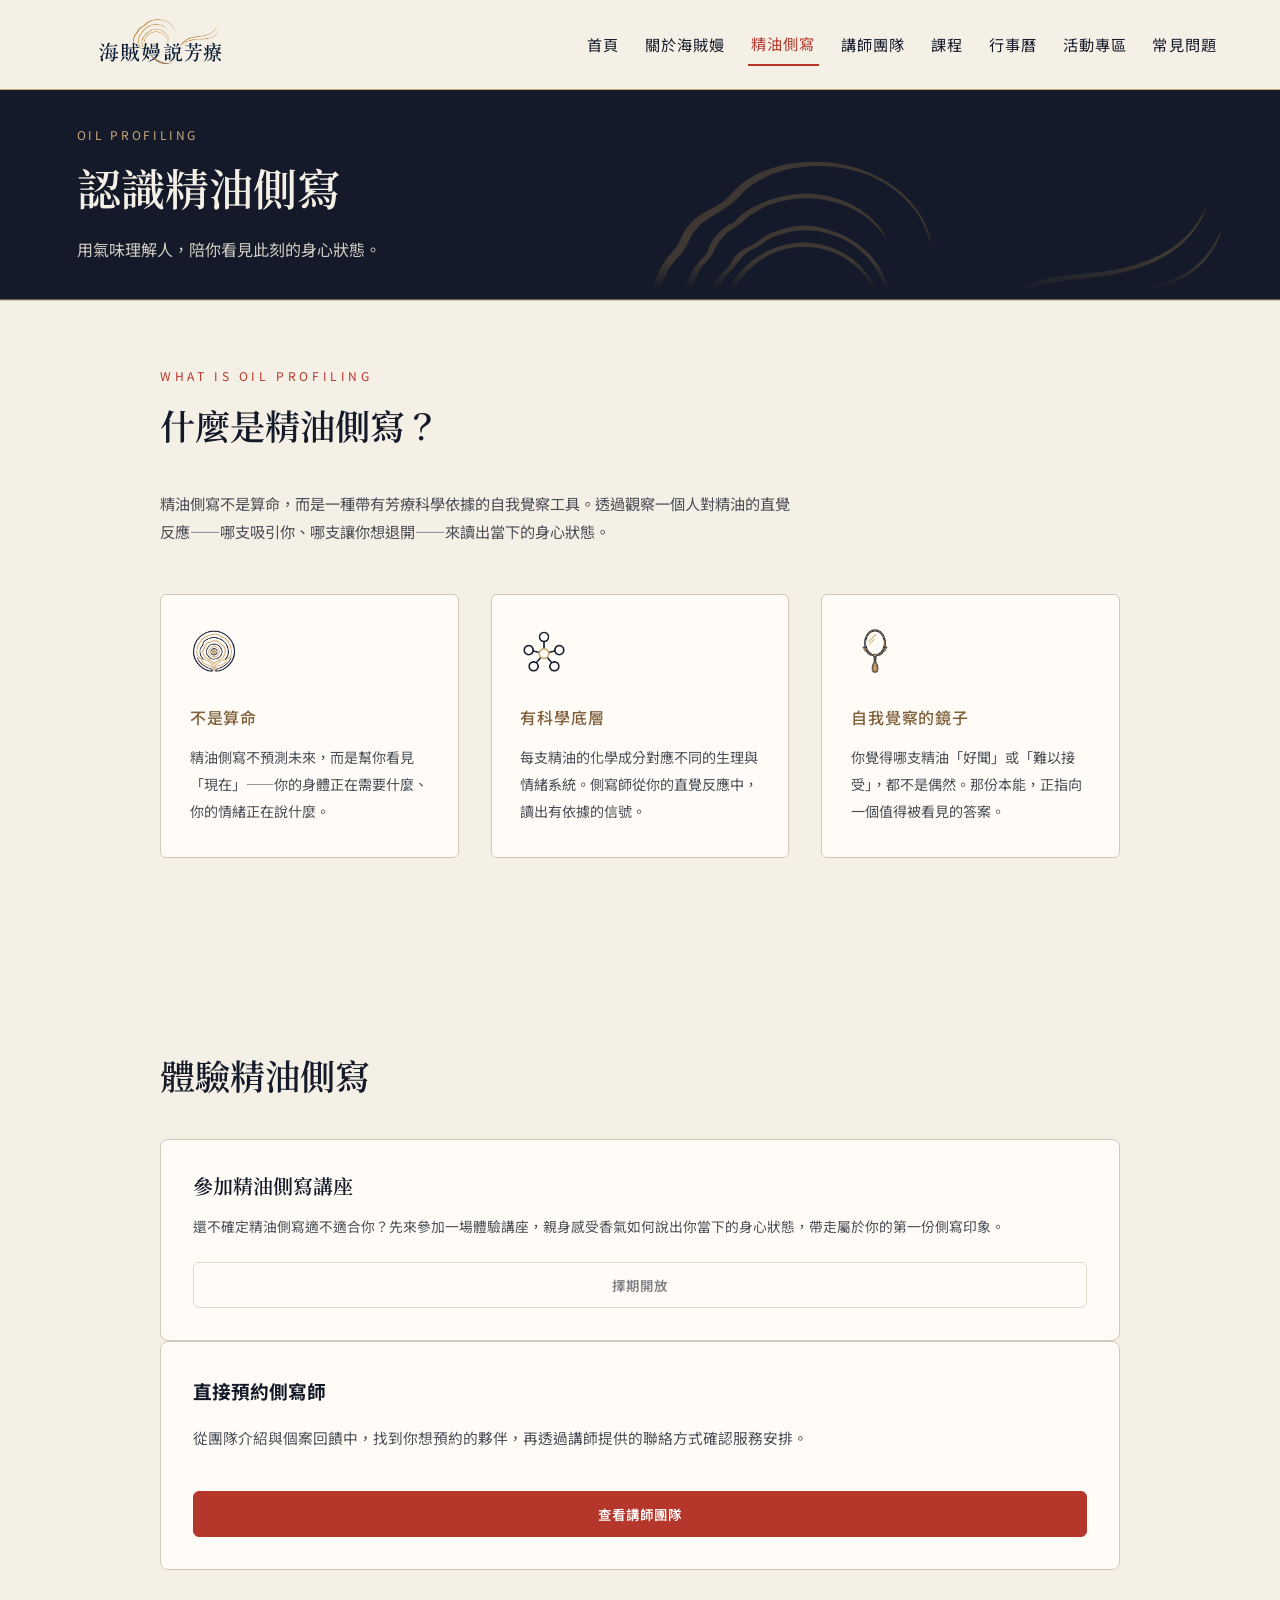
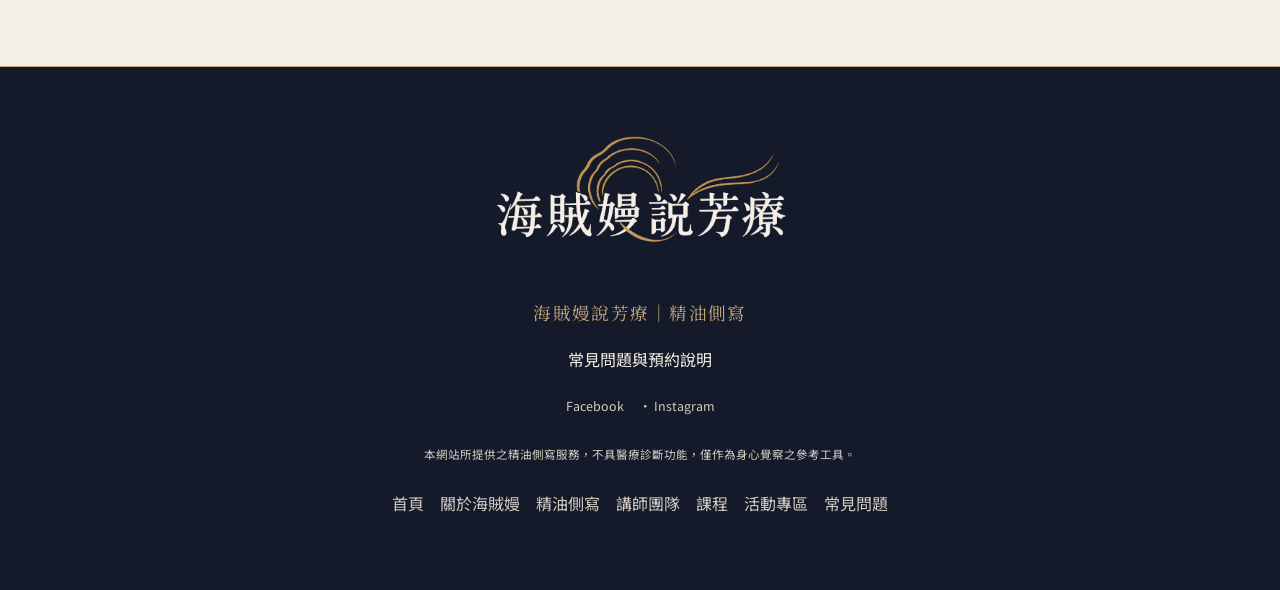
<file: profiling.html>
<!DOCTYPE html>
<html lang="zh-TW"><head><meta charset="UTF-8"><meta name="viewport" content="width=device-width, initial-scale=1"><title>認識精油側寫｜海賊嫚說芳療</title><meta name="description" content="海賊嫚說芳療・認識精油側寫。用氣味理解人，陪你慢慢走進自己。"><link rel="preconnect" href="https://fonts.googleapis.com"><link href="https://fonts.googleapis.com/css2?family=Noto+Sans+TC:wght@300;400;500;700&amp;family=Noto+Serif+TC:wght@400;600&amp;display=swap" rel="stylesheet"><link rel="stylesheet" href="site.css"><link rel="stylesheet" href="brand-header.css"></head><body class="inner-page branded-page"><a class="skip-link" href="#main-content">跳至主要內容</a><nav aria-label="主要導覽"><a class="nav-home" href="index.html" aria-label="海賊嫚說芳療首頁"><img class="nav-brand-logo" src="logo-year-rings-transparent-v1.png" alt="海賊嫚說芳療：深色字年輪生香 Logo"></a><button class="nav-toggle" type="button" aria-expanded="false" aria-controls="main-nav-links">選單</button><div class="nav-links" id="main-nav-links"><a href="index.html">首頁</a><a href="about.html">關於海賊嫚</a><a href="profiling.html" aria-current="page">精油側寫</a><a href="team.html">講師團隊</a><a href="courses.html">課程</a><a href="calendar.html">行事曆</a><a href="events.html">活動專區</a><a href="faq.html">常見問題</a></div></nav><main id="main-content"><header class="inner-brand-banner" aria-labelledby="page-title"><div class="banner-content"><p class="banner-eyebrow">OIL PROFILING</p><h1 id="page-title">認識精油側寫</h1><p class="banner-description">用氣味理解人，陪你看見此刻的身心狀態。</p></div><div class="banner-ripples" aria-hidden="true"><i></i><i></i><i></i><i></i></div></header><section id="what">
  <div class="section-inner">
    <p class="section-label">What is Oil Profiling</p>
    <h2 class="section-title">什麼是精油側寫？</h2>
    <p style="color:var(--muted); font-size:0.95rem; max-width:640px;">
      精油側寫不是算命，而是一種帶有芳療科學依據的自我覺察工具。透過觀察一個人對精油的直覺反應——哪支吸引你、哪支讓你想退開——來讀出當下的身心狀態。
    </p>
    <div class="what-grid">
      <div class="what-card">
        <div class="what-icon"><img src="icon-rings-vis.png" alt="" aria-hidden="true"></div>
        <h3>不是算命</h3>
        <p>精油側寫不預測未來，而是幫你看見「現在」——你的身體正在需要什麼、你的情緒正在說什麼。</p>
      </div>
      <div class="what-card">
        <div class="what-icon"><img src="icon-science-vis.png" alt="" aria-hidden="true"></div>
        <h3>有科學底層</h3>
        <p>每支精油的化學成分對應不同的生理與情緒系統。側寫師從你的直覺反應中，讀出有依據的信號。</p>
      </div>
      <div class="what-card">
        <div class="what-icon"><img src="icon-mirror-vis.png" alt="" aria-hidden="true"></div>
        <h3>自我覺察的鏡子</h3>
        <p>你覺得哪支精油「好聞」或「難以接受」，都不是偶然。那份本能，正指向一個值得被看見的答案。</p>
      </div>
    </div>
  </div>
</section><section><div class="section-inner"><h2 class="section-title">體驗精油側寫</h2><div class="entry-grid"><div class="entry-card" id="lecture-entry">
        <div class="entry-title">參加精油側寫講座</div>
        <p class="entry-desc">還不確定精油側寫適不適合你？先來參加一場體驗講座，親身感受香氣如何說出你當下的身心狀態，帶走屬於你的第一份側寫印象。</p>
        <span class="btn-apply" style="background:transparent;color:var(--muted);border:1px solid var(--border);cursor:default;opacity:0.7;">擇期開放</span>
      </div><div class="entry-card"><h3>直接預約側寫師</h3><p class="course-text">從團隊介紹與個案回饋中，找到你想預約的夥伴，再透過講師提供的聯絡方式確認服務安排。</p><a class="btn-apply" href="team.html">查看講師團隊</a></div></div></div></section></main><footer>
  <img class="footer-emblem" src="logo-year-rings-white-gold-v2.png" alt="海賊嫚說芳療：白字與琥珀金年輪生香品牌標誌" loading="lazy">
  <div class="footer-brand">海賊嫚說芳療｜精油側寫</div>
  <a class="footer-help" href="faq.html">常見問題與預約說明</a>
  <p>
    <a href="https://www.facebook.com/PattySayAroma/" target="_blank">Facebook</a>
    　·
    <a href="https://www.instagram.com/peimanzhang/" target="_blank">Instagram</a>
  </p>
  <p class="footer-disclaimer">本網站所提供之精油側寫服務，不具醫療診斷功能，僅作為身心覺察之參考工具。</p>
<div class="footer-navigation"><a href="index.html">首頁</a><a href="about.html">關於海賊嫚</a><a href="profiling.html">精油側寫</a><a href="team.html">講師團隊</a><a href="courses.html">課程</a><a href="events.html">活動專區</a><a href="faq.html">常見問題</a></div></footer><script src="site.js" defer></script></body></html>
</file>
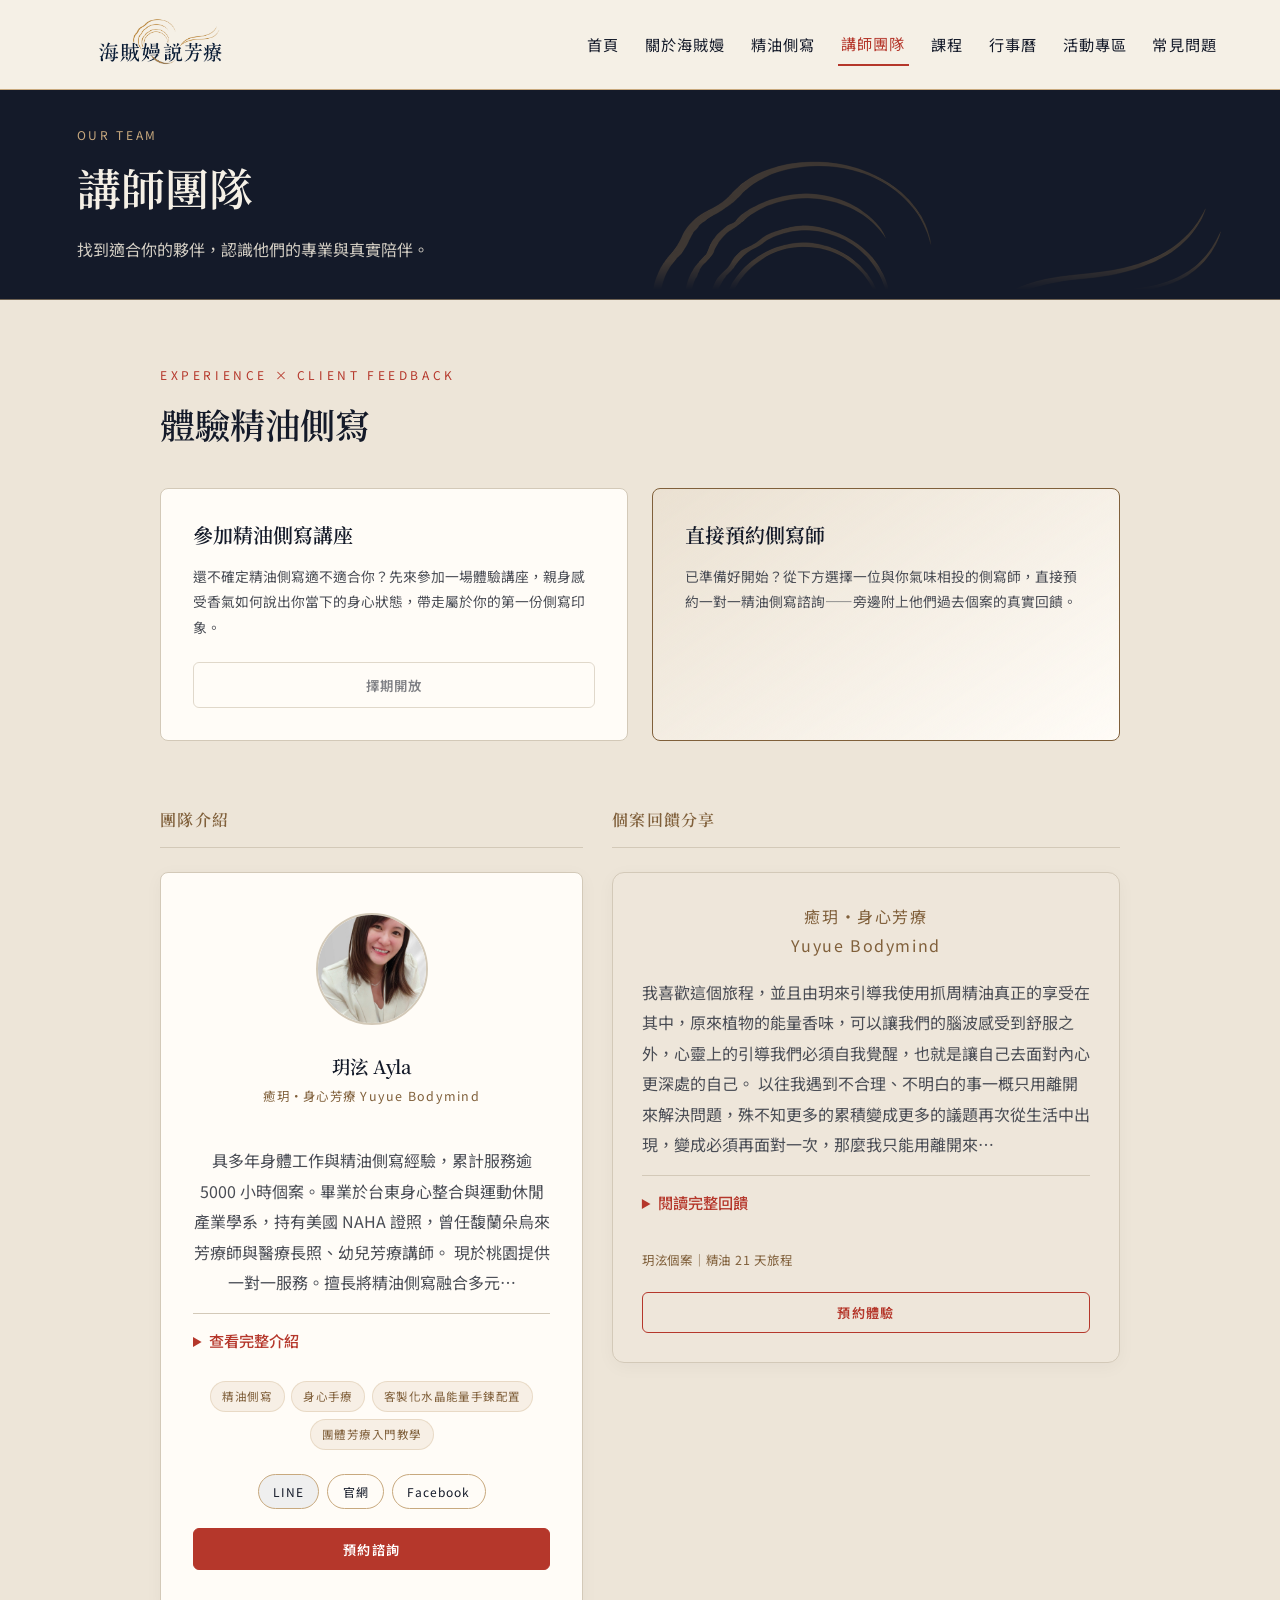
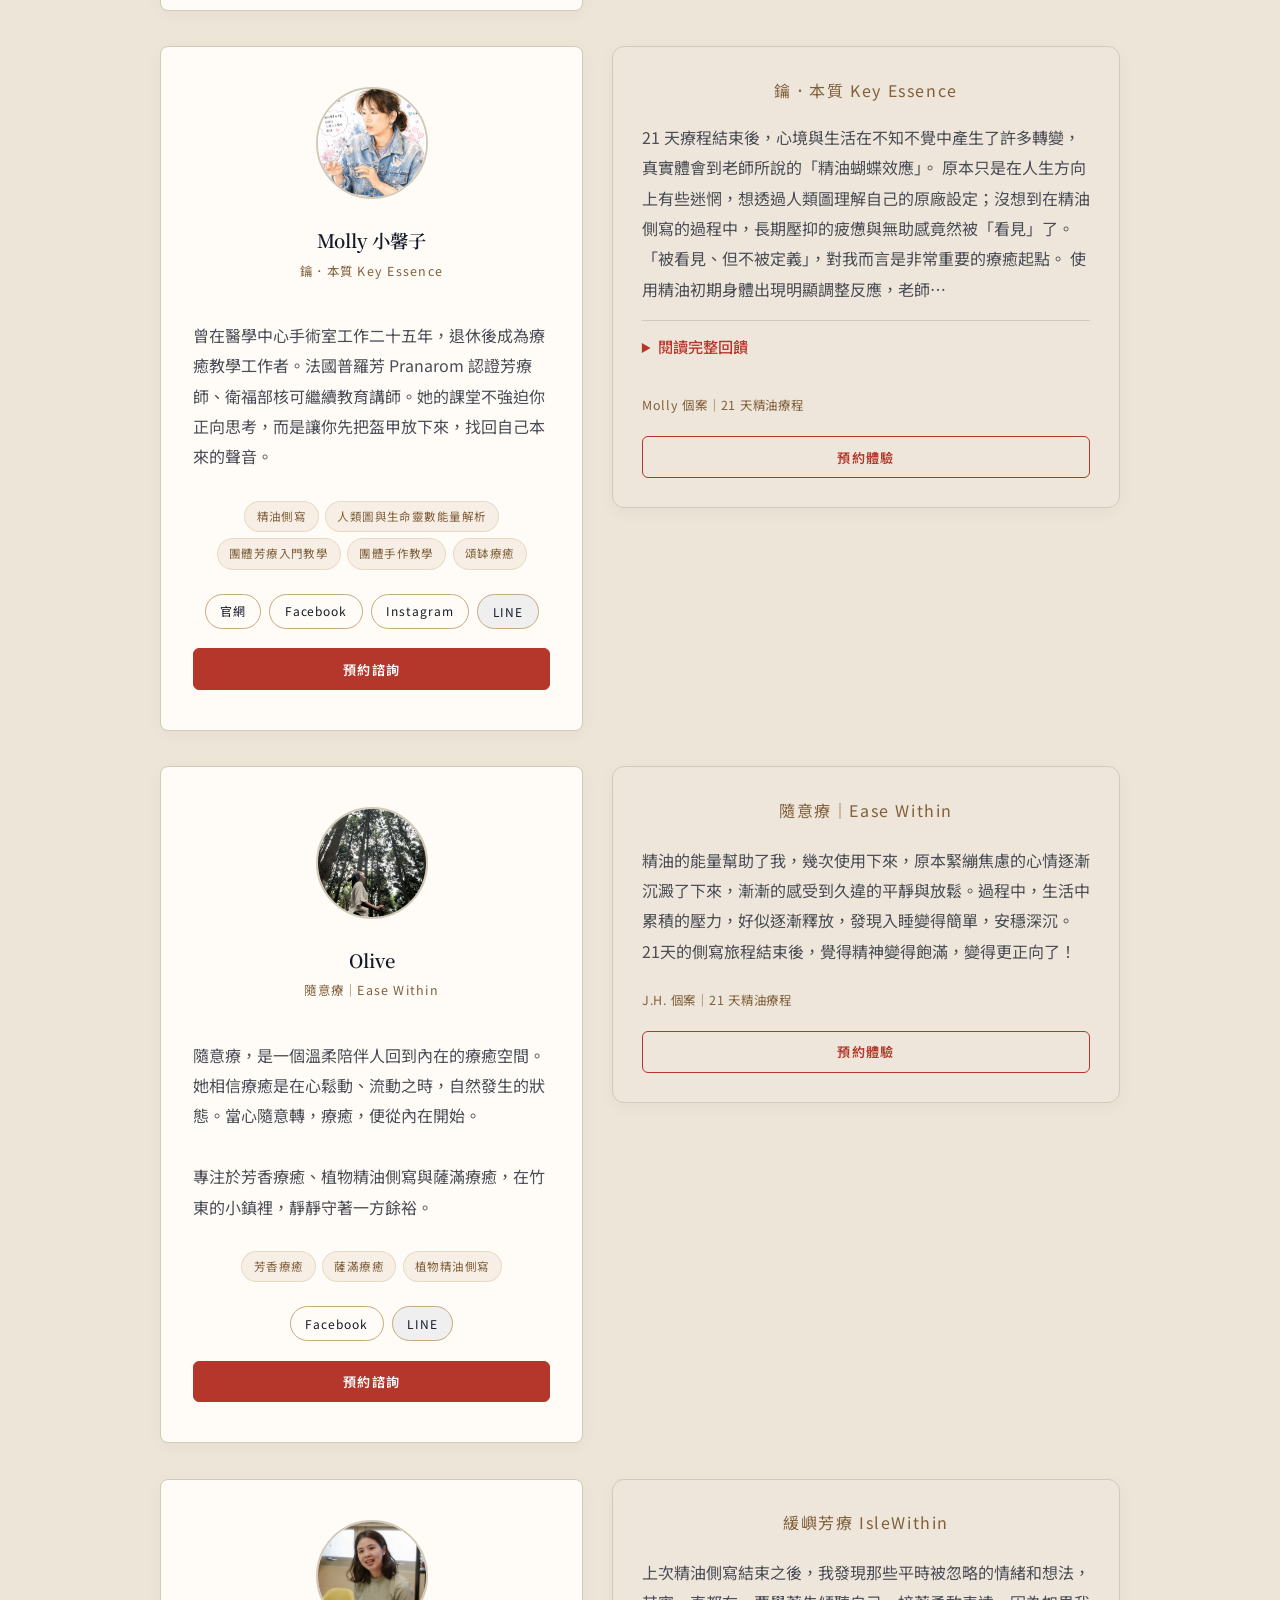
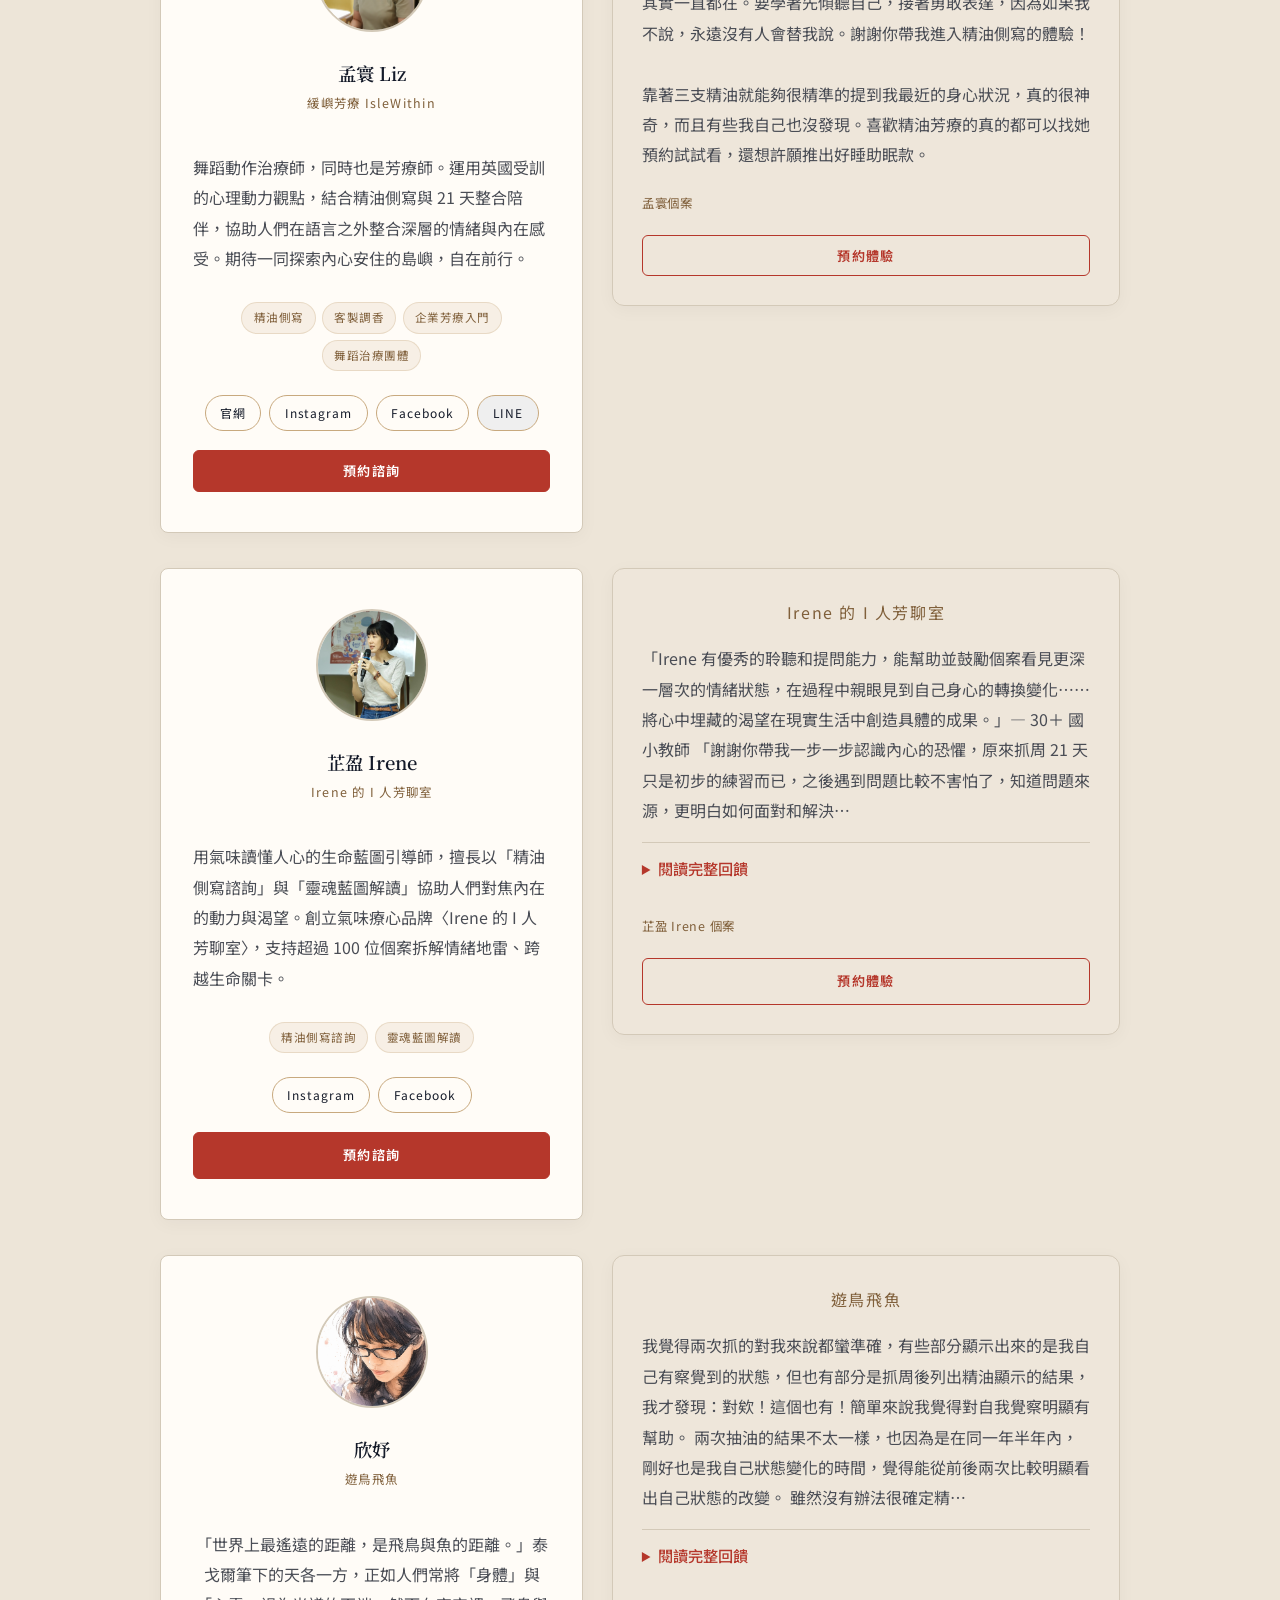
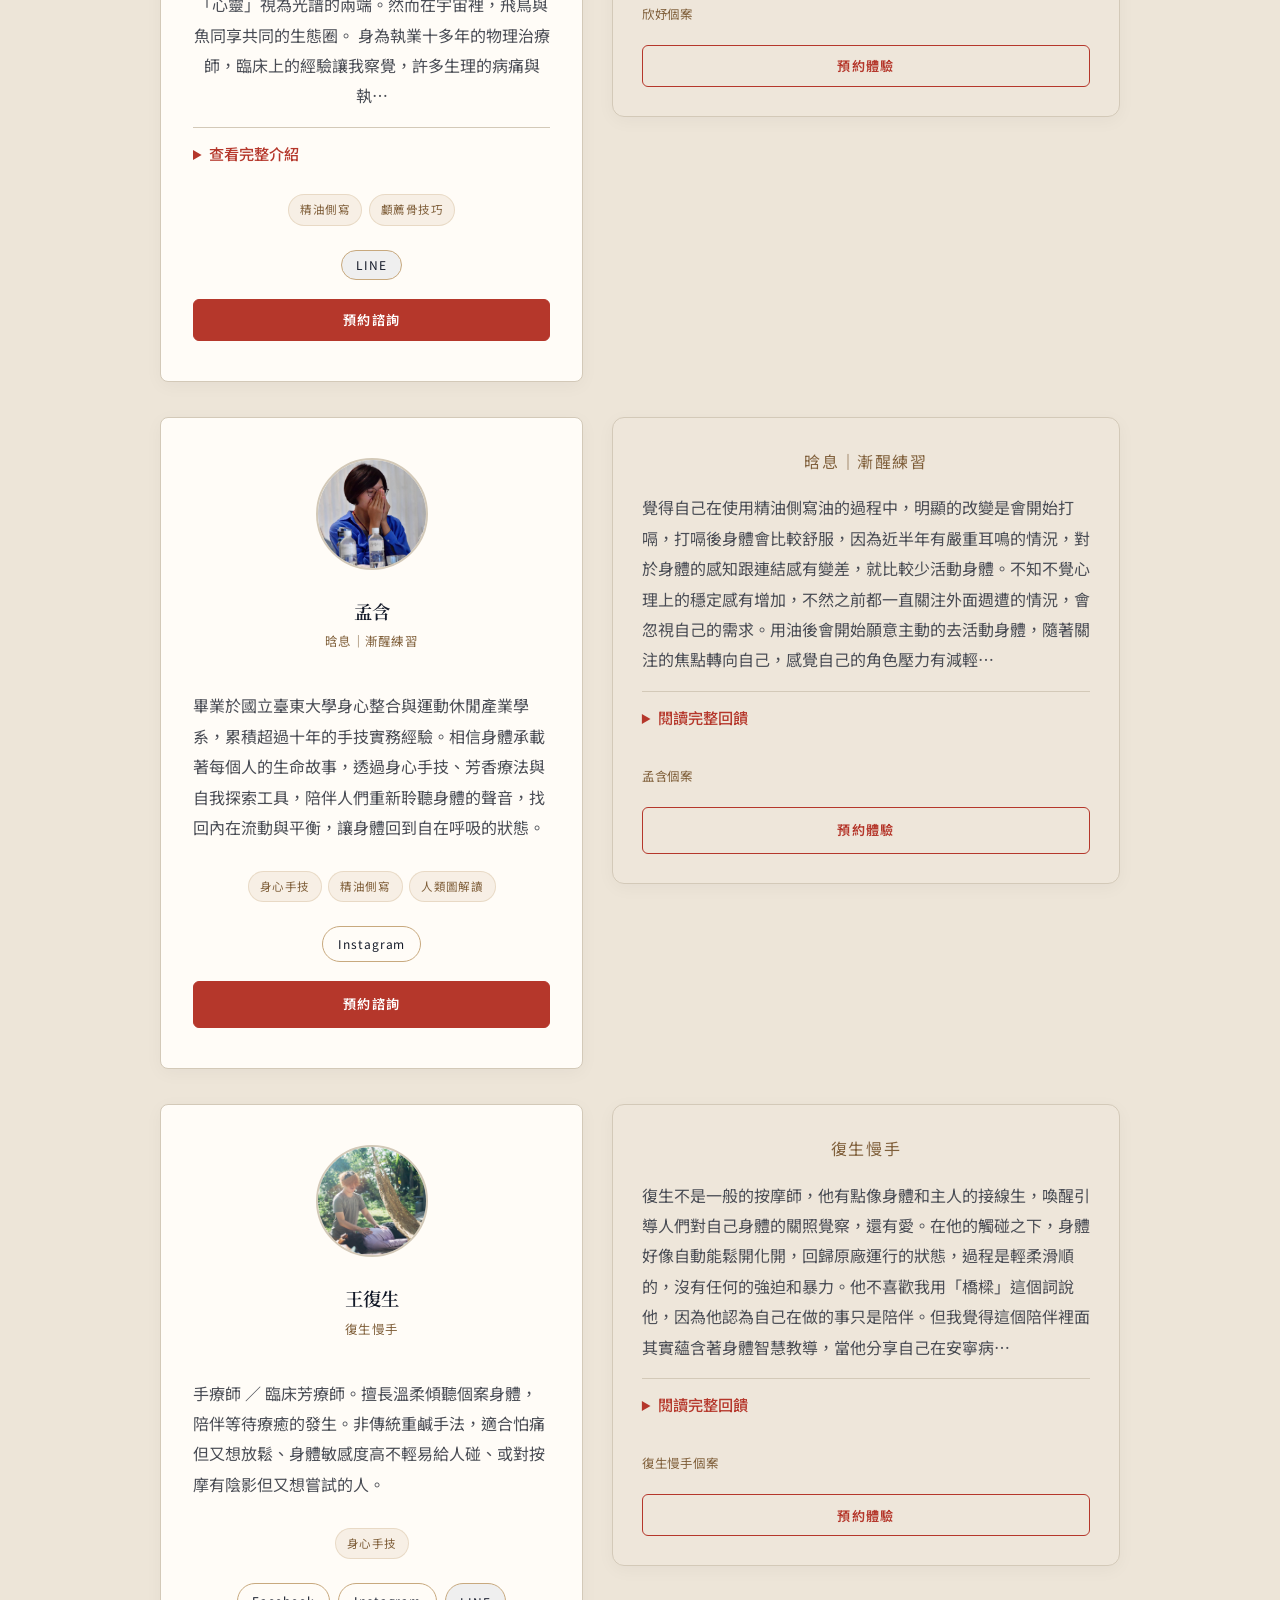
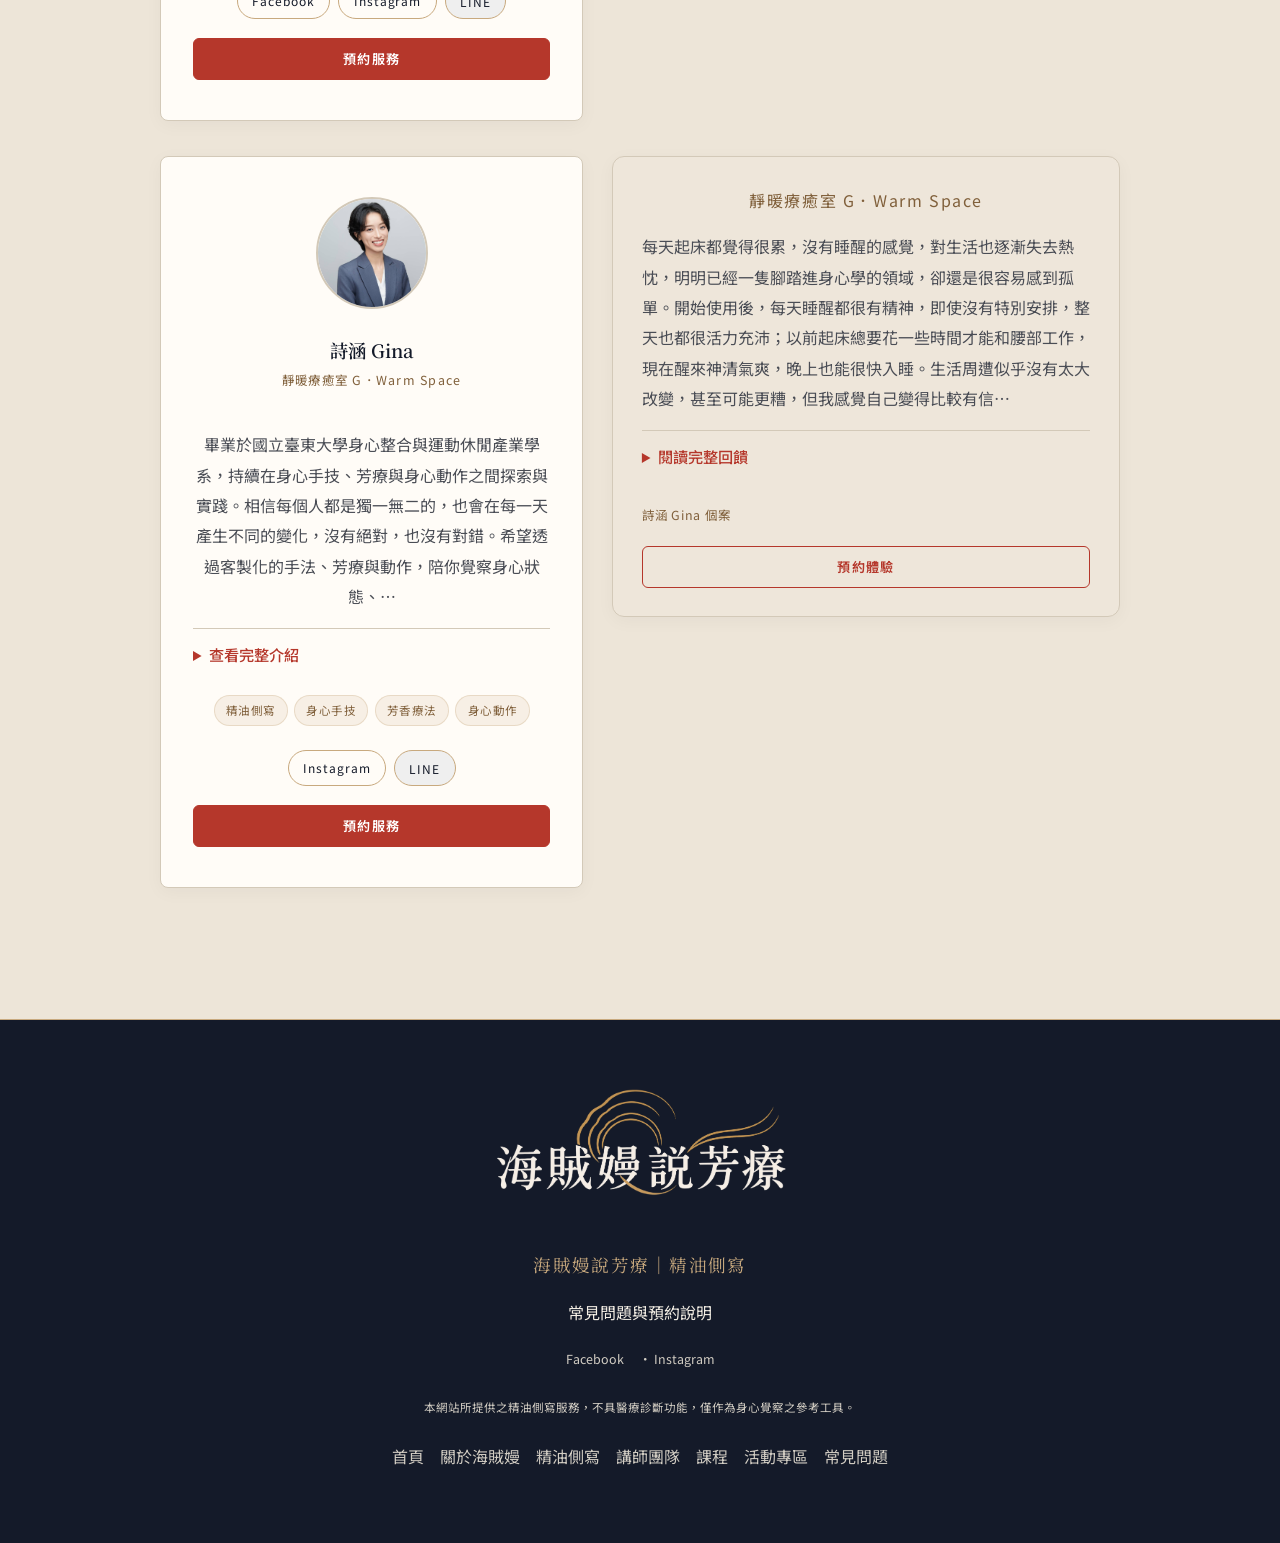
<file: team.html>
<!DOCTYPE html>
<html lang="zh-TW"><head><meta charset="UTF-8"><meta name="viewport" content="width=device-width, initial-scale=1"><title>講師團隊與個案回饋｜海賊嫚說芳療</title><meta name="description" content="海賊嫚說芳療・講師團隊與個案回饋。用氣味理解人，陪你慢慢走進自己。"><link rel="preconnect" href="https://fonts.googleapis.com"><link href="https://fonts.googleapis.com/css2?family=Noto+Sans+TC:wght@300;400;500;700&amp;family=Noto+Serif+TC:wght@400;600&amp;display=swap" rel="stylesheet"><link rel="stylesheet" href="site.css"><link rel="stylesheet" href="brand-header.css"></head><body class="inner-page branded-page"><a class="skip-link" href="#main-content">跳至主要內容</a><nav aria-label="主要導覽"><a class="nav-home" href="index.html" aria-label="海賊嫚說芳療首頁"><img class="nav-brand-logo" src="logo-year-rings-transparent-v1.png" alt="海賊嫚說芳療：深色字年輪生香 Logo"></a><button class="nav-toggle" type="button" aria-expanded="false" aria-controls="main-nav-links">選單</button><div class="nav-links" id="main-nav-links"><a href="index.html">首頁</a><a href="about.html">關於海賊嫚</a><a href="profiling.html">精油側寫</a><a href="team.html" aria-current="page">講師團隊</a><a href="courses.html">課程</a><a href="calendar.html">行事曆</a><a href="events.html">活動專區</a><a href="faq.html">常見問題</a></div></nav><main id="main-content"><header class="inner-brand-banner" aria-labelledby="page-title"><div class="banner-content"><p class="banner-eyebrow">OUR TEAM</p><h1 id="page-title">講師團隊</h1><p class="banner-description">找到適合你的夥伴，認識他們的專業與真實陪伴。</p></div><div class="banner-ripples" aria-hidden="true"><i></i><i></i><i></i><i></i></div></header><section id="testimonials">
  <div class="section-inner">
    <p class="section-label">Experience × Client Feedback</p>
    <h2 class="section-title">體驗精油側寫</h2>

    <div class="team-entry-grid">
      <div class="entry-card" id="lecture-entry">
        <div class="entry-title">參加精油側寫講座</div>
        <p class="entry-desc">還不確定精油側寫適不適合你？先來參加一場體驗講座，親身感受香氣如何說出你當下的身心狀態，帶走屬於你的第一份側寫印象。</p>
        <span class="btn-apply" style="background:transparent;color:var(--muted);border:1px solid var(--border);cursor:default;opacity:0.7;">擇期開放</span>
      </div>
      <div class="entry-card active">
        <div class="entry-title">直接預約側寫師</div>
        <p class="entry-desc">已準備好開始？從下方選擇一位與你氣味相投的側寫師，直接預約一對一精油側寫諮詢——旁邊附上他們過去個案的真實回饋。</p>
      </div>
    </div>

    <div class="profile-header-row" id="team">
      <div class="team-subtitle">團隊介紹</div>
      <div class="team-subtitle">個案回饋分享</div>
    </div>

    <!-- 癒玥 -->
    <div class="profile-pair">
      <div class="instructor-card">
        <img class="card-photo" src="instructors/photos/yuyu-profile.jpg" alt="癒玥">
        <div class="card-name">玥泫 Ayla</div>
        <div class="card-brand">癒玥‧身心芳療 Yuyue Bodymind</div>
        <p class="card-bio">
          具多年身體工作與精油側寫經驗，累計服務逾 5000 小時個案。畢業於台東身心整合與運動休閒產業學系，持有美國 NAHA 證照，曾任馥蘭朵烏來芳療師與醫療長照、幼兒芳療講師。<br><br>現於桃園提供一對一服務。擅長將精油側寫融合多元手技，精準支持大腦超載的疲憊靈魂，在溫柔觸碰中找回內在的清晰與放鬆。
        </p>
        <div class="card-services">
          <span class="service-tag">精油側寫</span>
          <span class="service-tag">身心手療</span>
          <span class="service-tag">客製化水晶能量手鍊配置</span>
          <span class="service-tag">團體芳療入門教學</span>
        </div>
        <div class="card-links">
          <span class="btn-social" style="cursor:pointer;" onclick="document.getElementById('yuyu-qr-modal').classList.add('active')">LINE</span>
          <a class="btn-social" href="https://yuyue-aroma.netlify.app/" target="_blank">官網</a>
          <a class="btn-social" href="https://www.facebook.com/share/1BHeLK3sxC/?mibextid=wwXIfr" target="_blank">Facebook</a>
        </div>
        <span class="btn-book" style="cursor:pointer;" onclick="document.getElementById('yuyu-qr-modal').classList.add('active')">預約諮詢</span>
      </div>
      <div class="testimonial-card">
        <div class="testimonial-brand">癒玥‧身心芳療<br>Yuyue Bodymind</div>
        <p class="testimonial-text">
          我喜歡這個旅程，並且由玥來引導我使用抓周精油真正的享受在其中，原來植物的能量香味，可以讓我們的腦波感受到舒服之外，心靈上的引導我們必須自我覺醒，也就是讓自己去面對內心更深處的自己。<br><br>
          以往我遇到不合理、不明白的事一概只用離開來解決問題，殊不知更多的累積變成更多的議題再次從生活中出現，變成必須再面對一次，那麼我只能用離開來解決嗎？最後最後的一個關鍵其實是《接受》。<br><br>
          《接受一切的發生》當下的傻、決策、不甘，其實都是真的，那麼那就是《真實的自我存在》。當我存在當下的情緒以及無能為力，其實就是我自己——我要接受真正的自己，也藉著接受我自己，我也更知道《愛自己的需要》。<br><br>
          我《真正的需要》是什麼？不是只有〈想要〉，更多貼近我身體狀況、精神狀況的需要滿足了、完成愛自己的議題後，那麼順位的想要才有辦法襯托出〈我自己〉來。〈愛自己〉的課題不再只是物質生活，心靈滿足不再是順位，更多的豐富是由自己準備好就可以出發。
        </p>
        <div class="testimonial-meta">
<span>玥泫個案｜精油 21 天旅程</span>
        </div>
        <div style="text-align:center; margin-top:1.2rem;"><span class="btn-book" style="cursor:pointer;" onclick="document.getElementById('yuyu-qr-modal').classList.add('active')">預約體驗</span></div>
      </div>
    </div>

    <!-- Molly -->
    <div class="profile-pair">
      <div class="instructor-card">
        <img class="card-photo" src="instructors/photos/molly-profile.png" alt="Molly">
        <div class="card-name">Molly 小馨子</div>
        <div class="card-brand">鑰．本質 Key Essence</div>
        <p class="card-bio">
          曾在醫學中心手術室工作二十五年，退休後成為療癒教學工作者。法國普羅芳 Pranarom 認證芳療師、衛福部核可繼續教育講師。她的課堂不強迫你正向思考，而是讓你先把盔甲放下來，找回自己本來的聲音。
        </p>
        <div class="card-services">
          <span class="service-tag">精油側寫</span>
          <span class="service-tag">人類圖與生命靈數能量解析</span>
          <span class="service-tag">團體芳療入門教學</span>
          <span class="service-tag">團體手作教學</span>
          <span class="service-tag">頌缽療癒</span>
        </div>
        <div class="card-links">
          <a class="btn-social" href="https://molly0318.github.io/key-essence/" target="_blank">官網</a>
          <a class="btn-social" href="https://www.facebook.com/profile.php?id=61586989805894" target="_blank">Facebook</a>
          <a class="btn-social" href="https://www.instagram.com/molly0318/" target="_blank">Instagram</a>
          <span class="btn-social" style="cursor:pointer;" onclick="document.getElementById('molly-qr-modal').classList.add('active')">LINE</span>
        </div>
        <span class="btn-book" style="cursor:pointer;" onclick="document.getElementById('molly-qr-modal').classList.add('active')">預約諮詢</span>
      </div>
      <div class="testimonial-card">
        <div class="testimonial-brand">鑰．本質 Key Essence</div>
        <p class="testimonial-text">
          21 天療程結束後，心境與生活在不知不覺中產生了許多轉變，真實體會到老師所說的「精油蝴蝶效應」。<br><br>
          原本只是在人生方向上有些迷惘，想透過人類圖理解自己的原廠設定；沒想到在精油側寫的過程中，長期壓抑的疲憊與無助感竟然被「看見」了。「被看見、但不被定義」，對我而言是非常重要的療癒起點。<br><br>
          使用精油初期身體出現明顯調整反應，老師的醫護背景與清楚說明讓人非常安心。她沒有慌亂或推卸，而是耐心解釋、教我如何觀察，並把「是否繼續使用」的選擇權完整交還給我。<br><br>
          透過嗅覺繞過過度理性的防衛（真的很適合理性腦），身體在穩定節奏中自然啟動整合能力，連夢境中也開始進行心理重整。短短三週內，看見了原本需要更長時間累積的轉變發生，非常令人驚豔。<br><br>
          這段合作像是在人生低谷停靠的「補給與校準驛站」——卸下不再適合的舊裝備，溫柔而實際地升級。謝謝老師超出期待的付出，以及這段界線清楚、彼此信任的同行經驗。
        </p>
        <div class="testimonial-meta">
<span>Molly 個案｜21 天精油療程</span>
        </div>
        <div style="text-align:center; margin-top:1.2rem;"><span class="btn-book" style="cursor:pointer;" onclick="document.getElementById('molly-qr-modal').classList.add('active')">預約體驗</span></div>
      </div>
    </div>

    <!-- Olive -->
    <div class="profile-pair">
      <div class="instructor-card">
        <img class="card-photo" src="instructors/photos/olive-profile.jpg" alt="Olive">
        <div class="card-name">Olive</div>
        <div class="card-brand">隨意療｜Ease Within</div>
        <p class="card-bio">
          隨意療，是一個溫柔陪伴人回到內在的療癒空間。她相信療癒是在心鬆動、流動之時，自然發生的狀態。當心隨意轉，療癒，便從內在開始。<br><br>專注於芳香療癒、植物精油側寫與薩滿療癒，在竹東的小鎮裡，靜靜守著一方餘裕。
        </p>
        <div class="card-services">
          <span class="service-tag">芳香療癒</span>
          <span class="service-tag">薩滿療癒</span>
          <span class="service-tag">植物精油側寫</span>
        </div>
        <div class="card-links">
          <a class="btn-social" href="https://www.facebook.com/olive.ease.within" target="_blank">Facebook</a>
          <span class="btn-social" style="cursor:pointer;" onclick="document.getElementById('olive-qr-modal').classList.add('active')">LINE</span>
        </div>
        <span class="btn-book" style="cursor:pointer;" onclick="document.getElementById('olive-qr-modal').classList.add('active')">預約諮詢</span>
      </div>
      <div class="testimonial-card">
        <div class="testimonial-brand">隨意療｜Ease Within</div>
        <p class="testimonial-text">
          精油的能量幫助了我，幾次使用下來，原本緊繃焦慮的心情逐漸沉澱了下來，漸漸的感受到久違的平靜與放鬆。過程中，生活中累積的壓力，好似逐漸釋放，發現入睡變得簡單，安穩深沉。21天的側寫旅程結束後，覺得精神變得飽滿，變得更正向了！
        </p>
        <div class="testimonial-meta">
<span>J.H. 個案｜21 天精油療程</span>
        </div>
        <div style="text-align:center; margin-top:1.2rem;"><span class="btn-book" style="cursor:pointer;" onclick="document.getElementById('olive-qr-modal').classList.add('active')">預約體驗</span></div>
      </div>
    </div>

    <!-- Liz -->
    <div class="profile-pair">
      <div class="instructor-card">
        <img class="card-photo" src="instructors/photos/liz-profile.jpg" alt="孟寰 Liz">
        <div class="card-name">孟寰 Liz</div>
        <div class="card-brand">緩嶼芳療 IsleWithin</div>
        <p class="card-bio">
          舞蹈動作治療師，同時也是芳療師。運用英國受訓的心理動力觀點，結合精油側寫與 21 天整合陪伴，協助人們在語言之外整合深層的情緒與內在感受。期待一同探索內心安住的島嶼，自在前行。
        </p>
        <div class="card-services">
          <span class="service-tag">精油側寫</span>
          <span class="service-tag">客製調香</span>
          <span class="service-tag">企業芳療入門</span>
          <span class="service-tag">舞蹈治療團體</span>
        </div>
        <div class="card-links">
          <a class="btn-social" href="https://robintenpassion.com/" target="_blank">官網</a>
          <a class="btn-social" href="https://www.instagram.com/islewithin/" target="_blank">Instagram</a>
          <a class="btn-social" href="https://www.facebook.com/robintenpassion/" target="_blank">Facebook</a>
          <span class="btn-social" style="cursor:pointer;" onclick="document.getElementById('liz-qr-modal').classList.add('active')">LINE</span>
        </div>
        <span class="btn-book" style="cursor:pointer;" onclick="document.getElementById('liz-qr-modal').classList.add('active')">預約諮詢</span>
      </div>
      <div class="testimonial-card">
        <div class="testimonial-brand">緩嶼芳療 IsleWithin</div>
        <p class="testimonial-text">
          上次精油側寫結束之後，我發現那些平時被忽略的情緒和想法，其實一直都在。要學著先傾聽自己，接著勇敢表達，因為如果我不說，永遠沒有人會替我說。謝謝你帶我進入精油側寫的體驗！<br><br>
          靠著三支精油就能夠很精準的提到我最近的身心狀況，真的很神奇，而且有些我自己也沒發現。喜歡精油芳療的真的都可以找她預約試試看，還想許願推出好睡助眠款。
        </p>
        <div class="testimonial-meta">
<span>孟寰個案</span>
        </div>
        <div style="text-align:center; margin-top:1.2rem;"><span class="btn-book" style="cursor:pointer;" onclick="document.getElementById('liz-qr-modal').classList.add('active')">預約體驗</span></div>
      </div>
    </div>

    <!-- 芷盈 Irene -->
    <div class="profile-pair">
      <div class="instructor-card">
        <img class="card-photo" src="instructors/photos/irene-profile.jpg" alt="芷盈 Irene">
        <div class="card-name">芷盈 Irene</div>
        <div class="card-brand">Irene 的 I 人芳聊室</div>
        <p class="card-bio">
          用氣味讀懂人心的生命藍圖引導師，擅長以「精油側寫諮詢」與「靈魂藍圖解讀」協助人們對焦內在的動力與渴望。創立氣味療心品牌〈Irene 的 I 人芳聊室〉，支持超過 100 位個案拆解情緒地雷、跨越生命關卡。
        </p>
        <div class="card-services">
          <span class="service-tag">精油側寫諮詢</span>
          <span class="service-tag">靈魂藍圖解讀</span>
        </div>
        <div class="card-links">
          <a class="btn-social" href="https://www.instagram.com/heartalk_with_irene" target="_blank">Instagram</a>
          <a class="btn-social" href="https://www.facebook.com/aiyunhsu/" target="_blank">Facebook</a>
        </div>
        <a class="btn-book" href="https://www.instagram.com/heartalk_with_irene" target="_blank">預約諮詢</a>
      </div>
      <div class="testimonial-card">
        <div class="testimonial-brand">Irene 的 I 人芳聊室</div>
        <p class="testimonial-text">
          「Irene 有優秀的聆聽和提問能力，能幫助並鼓勵個案看見更深一層次的情緒狀態，在過程中親眼見到自己身心的轉換變化……將心中埋藏的渴望在現實生活中創造具體的成果。」— 30＋ 國小教師<br><br>
          「謝謝你帶我一步一步認識內心的恐懼，原來抓周 21 天只是初步的練習而已，之後遇到問題比較不害怕了，知道問題來源，更明白如何面對和解決了。」— 35＋ 科技業 PM
        </p>
        <div class="testimonial-meta">
<span>芷盈 Irene 個案</span>
        </div>
        <div style="text-align:center; margin-top:1.2rem;"><a class="btn-book" href="https://www.instagram.com/heartalk_with_irene" target="_blank">預約體驗</a></div>
      </div>
    </div>

    <!-- 欣妤 -->
    <div class="profile-pair">
      <div class="instructor-card">
        <img class="card-photo" src="instructors/photos/xinyu-profile.jpg" alt="欣妤">
        <div class="card-name">欣妤</div>
        <div class="card-brand">遊鳥飛魚</div>
        <p class="card-bio">
          「世界上最遙遠的距離，是飛鳥與魚的距離。」泰戈爾筆下的天各一方，正如人們常將「身體」與「心靈」視為光譜的兩端。然而在宇宙裡，飛鳥與魚同享共同的生態圈。<br><br>身為執業十多年的物理治療師，臨床上的經驗讓我察覺，許多生理的病痛與執拗，往往交織著內心的失衡。支持一個人不能只聚焦於具象的生理結構，所以我跨足精油側寫，期待用香氣給予人們不同的支持，陪伴他們走一趟直面心靈的旅程。
        </p>
        <div class="card-services">
          <span class="service-tag">精油側寫</span>
          <span class="service-tag">顱薦骨技巧</span>
        </div>
        <div class="card-links">
          <span class="btn-social" style="cursor:pointer;" onclick="document.getElementById('xinyu-qr-modal').classList.add('active')">LINE</span>
        </div>
        <span class="btn-book" style="cursor:pointer;" onclick="document.getElementById('xinyu-qr-modal').classList.add('active')">預約諮詢</span>
      </div>
      <div class="testimonial-card">
        <div class="testimonial-brand">遊鳥飛魚</div>
        <p class="testimonial-text">
          我覺得兩次抓的對我來說都蠻準確，有些部分顯示出來的是我自己有察覺到的狀態，但也有部分是抓周後列出精油顯示的結果，我才發現：對欸！這個也有！簡單來說我覺得對自我覺察明顯有幫助。<br><br>
          兩次抽油的結果不太一樣，也因為是在同一年半年內，剛好也是我自己狀態變化的時間，覺得能從前後兩次比較明顯看出自己狀態的改變。<br><br>
          雖然沒有辦法很確定精油的幫助有多少，但我覺得在「做出跟以前不一樣的選擇」這部分，應該有精油的功勞～以前可能會更猶豫退縮。<br><br>
          個人的結論大概是：狀態有所改變之後，還想要更進一步或是覺得自己卡住的時候，我會想要再次進行精油側寫來幫助自己。
        </p>
        <div class="testimonial-meta">
<span>欣妤個案</span>
        </div>
        <div style="text-align:center; margin-top:1.2rem;"><span class="btn-book" style="cursor:pointer;" onclick="document.getElementById('xinyu-qr-modal').classList.add('active')">預約體驗</span></div>
      </div>
    </div>

    <!-- 孟含 -->
    <div class="profile-pair">
      <div class="instructor-card">
        <img class="card-photo" src="instructors/photos/menghan-profile.jpg" alt="孟含">
        <div class="card-name">孟含</div>
        <div class="card-brand">晗息｜漸醒練習</div>
        <p class="card-bio">
          畢業於國立臺東大學身心整合與運動休閒產業學系，累積超過十年的手技實務經驗。相信身體承載著每個人的生命故事，透過身心手技、芳香療法與自我探索工具，陪伴人們重新聆聽身體的聲音，找回內在流動與平衡，讓身體回到自在呼吸的狀態。
        </p>
        <div class="card-services">
          <span class="service-tag">身心手技</span>
          <span class="service-tag">精油側寫</span>
          <span class="service-tag">人類圖解讀</span>
        </div>
        <div class="card-links">
          <a class="btn-social" href="https://www.instagram.com/hanxi_awaken?igsh=MXRrcGJmcmIyMDc1bA==" target="_blank">Instagram</a>
        </div>
        <a class="btn-book" href="https://www.instagram.com/hanxi_awaken?igsh=MXRrcGJmcmIyMDc1bA==" target="_blank">預約諮詢</a>
      </div>
      <div class="testimonial-card">
        <div class="testimonial-brand">晗息｜漸醒練習</div>
        <p class="testimonial-text">
          覺得自己在使用精油側寫油的過程中，明顯的改變是會開始打嗝，打嗝後身體會比較舒服，因為近半年有嚴重耳鳴的情況，對於身體的感知跟連結感有變差，就比較少活動身體。不知不覺心理上的穩定感有增加，不然之前都一直關注外面週遭的情況，會忽視自己的需求。用油後會開始願意主動的去活動身體，隨著關注的焦點轉向自己，感覺自己的角色壓力有減輕，身體的飢餓感也比較明顯，比較能坦誠的吃飯。最後一週對於身體感受及需求更加明顯，食慾及口慾上升，有趣的是有一個參加舞蹈比賽的機會，重拾信心及勇氣回去跳舞，接觸了亞歷山大技法，感受到了自身選擇的重要，知道現在的情況是對自己好的，就不會莫名的焦慮。覺得這 21 天是個很棒的體驗，重新找回自己的感覺。
        </p>
        <div class="testimonial-meta">
<span>孟含個案</span>
        </div>
        <div style="text-align:center; margin-top:1.2rem;"><a class="btn-book" href="https://www.instagram.com/hanxi_awaken?igsh=MXRrcGJmcmIyMDc1bA==" target="_blank">預約體驗</a></div>
      </div>
    </div>

    <!-- 王復生 -->
    <div class="profile-pair">
      <div class="instructor-card">
        <img class="card-photo" src="instructors/photos/fusheng-profile.jpg" alt="王復生">
        <div class="card-name">王復生</div>
        <div class="card-brand">復生慢手</div>
        <p class="card-bio">
          手療師 ／ 臨床芳療師。擅長溫柔傾聽個案身體，陪伴等待療癒的發生。非傳統重鹹手法，適合怕痛但又想放鬆、身體敏感度高不輕易給人碰、或對按摩有陰影但又想嘗試的人。
        </p>
        <div class="card-services">
          <span class="service-tag">身心手技</span>
        </div>
        <div class="card-links">
          <a class="btn-social" href="https://www.facebook.com/share/18iyCvRF6h/?mibextid=wwXIfr" target="_blank">Facebook</a>
          <a class="btn-social" href="https://www.instagram.com/fusheng_hand_touch/" target="_blank">Instagram</a>
          <span class="btn-social" style="cursor:pointer;" onclick="document.getElementById('fusheng-qr-modal').classList.add('active')">LINE</span>
        </div>
        <span class="btn-book" style="cursor:pointer;" onclick="document.getElementById('fusheng-qr-modal').classList.add('active')">預約服務</span>
      </div>
      <div class="testimonial-card">
        <div class="testimonial-brand">復生慢手</div>
        <p class="testimonial-text">
          復生不是一般的按摩師，他有點像身體和主人的接線生，喚醒引導人們對自己身體的關照覺察，還有愛。在他的觸碰之下，身體好像自動能鬆開化開，回歸原廠運行的狀態，過程是輕柔滑順的，沒有任何的強迫和暴力。他不喜歡我用「橋樑」這個詞說他，因為他認為自己在做的事只是陪伴。但我覺得這個陪伴裡面其實蘊含著身體智慧教導，當他分享自己在安寧病房照顧一位爺爺，而那位爺爺在他的陪伴下安詳離開。我覺得爺爺真的很幸福，遇上復生，可以好好走，好好展開另一個新生。<br><br>
          很推薦復生慢手身體療程～復生帶著純粹乾淨的心意，溫柔觸碰、全然聆聽，等待並接納身體的所有。在無為而無不為中，誕生了無法量化的時間與空間，深入潛意識串起不同時空中的靈魂碎片，身體療癒與靈魂整合就在這份全然臨在中自主發生。從五六層夢境中緩緩甦醒，意識回到身體所在之處時，不免懷疑這是否也是一場夢境。逐漸回復覺知，感覺到從頭到腳的鬆通，像是在跳雙人舞，同時釋放許多儲存在身體裡的限制和不允許，也接納了內在深處對於親密連結的不安和渴望。之後的幾天特別能感受到內在空間的延展，身體訊息變得明晰，需要的伸展、移動、觸碰，一切所需都在自己之內，我要做的是存在當下、觀照內在，信任身體的智慧、允許身體自在地引導和帶領～謝謝復生
        </p>
        <div class="testimonial-meta">
<span>復生慢手個案</span>
        </div>
        <div style="text-align:center; margin-top:1.2rem;"><span class="btn-book" style="cursor:pointer;" onclick="document.getElementById('fusheng-qr-modal').classList.add('active')">預約體驗</span></div>
      </div>
    </div>

    <!-- 詩涵 Gina -->
    <div class="profile-pair">
      <div class="instructor-card">
        <img class="card-photo" src="instructors/photos/gina-profile.jpg" alt="詩涵 Gina">
        <div class="card-name">詩涵 Gina</div>
        <div class="card-brand">靜暖療癒室 G．Warm Space</div>
        <p class="card-bio">
          畢業於國立臺東大學身心整合與運動休閒產業學系，持續在身心手技、芳療與身心動作之間探索與實踐。相信每個人都是獨一無二的，也會在每一天產生不同的變化，沒有絕對，也沒有對錯。希望透過客製化的手法、芳療與動作，陪你覺察身心狀態、允許情緒流動，慢慢接納此刻的自己。
        </p>
        <div class="card-services">
          <span class="service-tag">精油側寫</span>
          <span class="service-tag">身心手技</span>
          <span class="service-tag">芳香療法</span>
          <span class="service-tag">身心動作</span>
        </div>
        <div class="card-links">
          <a class="btn-social" href="https://www.instagram.com/g.warm.space/" target="_blank">Instagram</a>
          <span class="btn-social" style="cursor:pointer;" onclick="document.getElementById('gina-qr-modal').classList.add('active')">LINE</span>
        </div>
        <span class="btn-book" style="cursor:pointer;" onclick="document.getElementById('gina-qr-modal').classList.add('active')">預約服務</span>
      </div>
      <div class="testimonial-card">
        <div class="testimonial-brand">靜暖療癒室 G．Warm Space</div>
        <p class="testimonial-text">
          每天起床都覺得很累，沒有睡醒的感覺，對生活也逐漸失去熱忱，明明已經一隻腳踏進身心學的領域，卻還是很容易感到孤單。開始使用後，每天睡醒都很有精神，即使沒有特別安排，整天也都很活力充沛；以前起床總要花一些時間才能和腰部工作，現在醒來神清氣爽，晚上也能很快入睡。生活周遭似乎沒有太大改變，甚至可能更糟，但我感覺自己變得比較有信心，也更有力量，不再那麼容易感到孤單。<br><br>
          之後偶爾還是會很想睡覺，但會感覺生活是充滿期待的；身體也提醒了我要記得和他互動。我覺得這支抓周油很好地接住了我，在我真的很糟糕的時候幫助我，而且時間真的剛剛好，讓我從那個沒有方向、毫無目標的階段，安全下莊。
        </p>
        <div class="testimonial-meta">
<span>詩涵 Gina 個案</span>
        </div>
        <div style="text-align:center; margin-top:1.2rem;"><span class="btn-book" style="cursor:pointer;" onclick="document.getElementById('gina-qr-modal').classList.add('active')">預約體驗</span></div>
      </div>
    </div>

  </div>
</section><div class="qr-modal" id="yuyu-qr-modal" onclick="this.classList.remove('active')">
  <div class="qr-box" onclick="event.stopPropagation()">
    <p>掃描加入玥泫的 LINE 官方帳號</p>
    <img src="instructors/photos/yuyu-line-qr.png" alt="癒玥 LINE QR">
    <a href="https://line.me/R/ti/p/@564spama" target="_blank" class="qr-direct-link">點此直接加入</a>
    <div class="qr-close" onclick="document.getElementById('yuyu-qr-modal').classList.remove('active')">關閉 ✕</div>
  </div>
</div>
<div class="qr-modal" id="molly-qr-modal" onclick="this.classList.remove('active')">
  <div class="qr-box" onclick="event.stopPropagation()">
    <p>掃描加入 Molly 的 LINE 官方帳號</p>
    <img src="instructors/photos/molly-line-qr.jpg" alt="Molly LINE QR">
    <a href="https://line.me/R/ti/p/@864ihpsq" target="_blank" class="qr-direct-link">點此直接加入</a>
    <div class="qr-close" onclick="document.getElementById('molly-qr-modal').classList.remove('active')">關閉 ✕</div>
  </div>
</div>
<div class="qr-modal" id="olive-qr-modal" onclick="this.classList.remove('active')">
  <div class="qr-box" onclick="event.stopPropagation()">
    <p>掃描加入 Olive 的 LINE 官方帳號</p>
    <img src="instructors/photos/olive-line-qr.jpg" alt="Olive LINE QR Code">
    <div class="qr-close" onclick="document.getElementById('olive-qr-modal').classList.remove('active')">關閉 ✕</div>
  </div>
</div>
<div class="qr-modal" id="menghan-ig-modal" onclick="this.classList.remove('active')">
  <div class="qr-box" onclick="event.stopPropagation()">
    <p>掃描追蹤孟含的 Instagram</p>
    <img src="instructors/photos/menghan-ig-qr.jpg" alt="孟含 Instagram QR Code">
    <div class="qr-close" onclick="document.getElementById('menghan-ig-modal').classList.remove('active')">關閉 ✕</div>
  </div>
</div>
<div class="qr-modal" id="xinyu-qr-modal" onclick="this.classList.remove('active')">
  <div class="qr-box" onclick="event.stopPropagation()">
    <p>掃描加入欣妤的 LINE</p>
    <img src="instructors/photos/xinyu-line-qr.png" alt="欣妤 LINE QR Code">
    <div class="qr-close" onclick="document.getElementById('xinyu-qr-modal').classList.remove('active')">關閉 ✕</div>
  </div>
</div>
<div class="qr-modal" id="liz-qr-modal" onclick="this.classList.remove('active')">
  <div class="qr-box" onclick="event.stopPropagation()">
    <p>掃描加入孟寰 Liz 的 LINE</p>
    <img src="instructors/photos/liz-line-qr.jpg" alt="孟寰 Liz LINE QR Code">
    <div class="qr-close" onclick="document.getElementById('liz-qr-modal').classList.remove('active')">關閉 ✕</div>
  </div>
</div>
<div class="qr-modal" id="fusheng-qr-modal" onclick="this.classList.remove('active')">
  <div class="qr-box" onclick="event.stopPropagation()">
    <p>掃描加入王復生的 LINE</p>
    <img src="instructors/photos/fusheng-line-qr.png" alt="復生慢手 LINE QR Code">
    <div class="qr-close" onclick="document.getElementById('fusheng-qr-modal').classList.remove('active')">關閉 ✕</div>
  </div>
</div>
<div class="qr-modal" id="gina-qr-modal" onclick="this.classList.remove('active')">
  <div class="qr-box" onclick="event.stopPropagation()">
    <p>掃描加入詩涵 Gina 的 LINE</p>
    <img src="instructors/photos/gina-line-qr.jpg" alt="靜暖療癒室 LINE QR Code">
    <div class="qr-close" onclick="document.getElementById('gina-qr-modal').classList.remove('active')">關閉 ✕</div>
  </div>
</div></main><footer>
  <img class="footer-emblem" src="logo-year-rings-white-gold-v2.png" alt="海賊嫚說芳療：白字與琥珀金年輪生香品牌標誌" loading="lazy">
  <div class="footer-brand">海賊嫚說芳療｜精油側寫</div>
  <a class="footer-help" href="faq.html">常見問題與預約說明</a>
  <p>
    <a href="https://www.facebook.com/PattySayAroma/" target="_blank">Facebook</a>
    　·
    <a href="https://www.instagram.com/peimanzhang/" target="_blank">Instagram</a>
  </p>
  <p class="footer-disclaimer">本網站所提供之精油側寫服務，不具醫療診斷功能，僅作為身心覺察之參考工具。</p>
<div class="footer-navigation"><a href="index.html">首頁</a><a href="about.html">關於海賊嫚</a><a href="profiling.html">精油側寫</a><a href="team.html">講師團隊</a><a href="courses.html">課程</a><a href="events.html">活動專區</a><a href="faq.html">常見問題</a></div></footer><script src="site.js" defer></script></body></html>
</file>
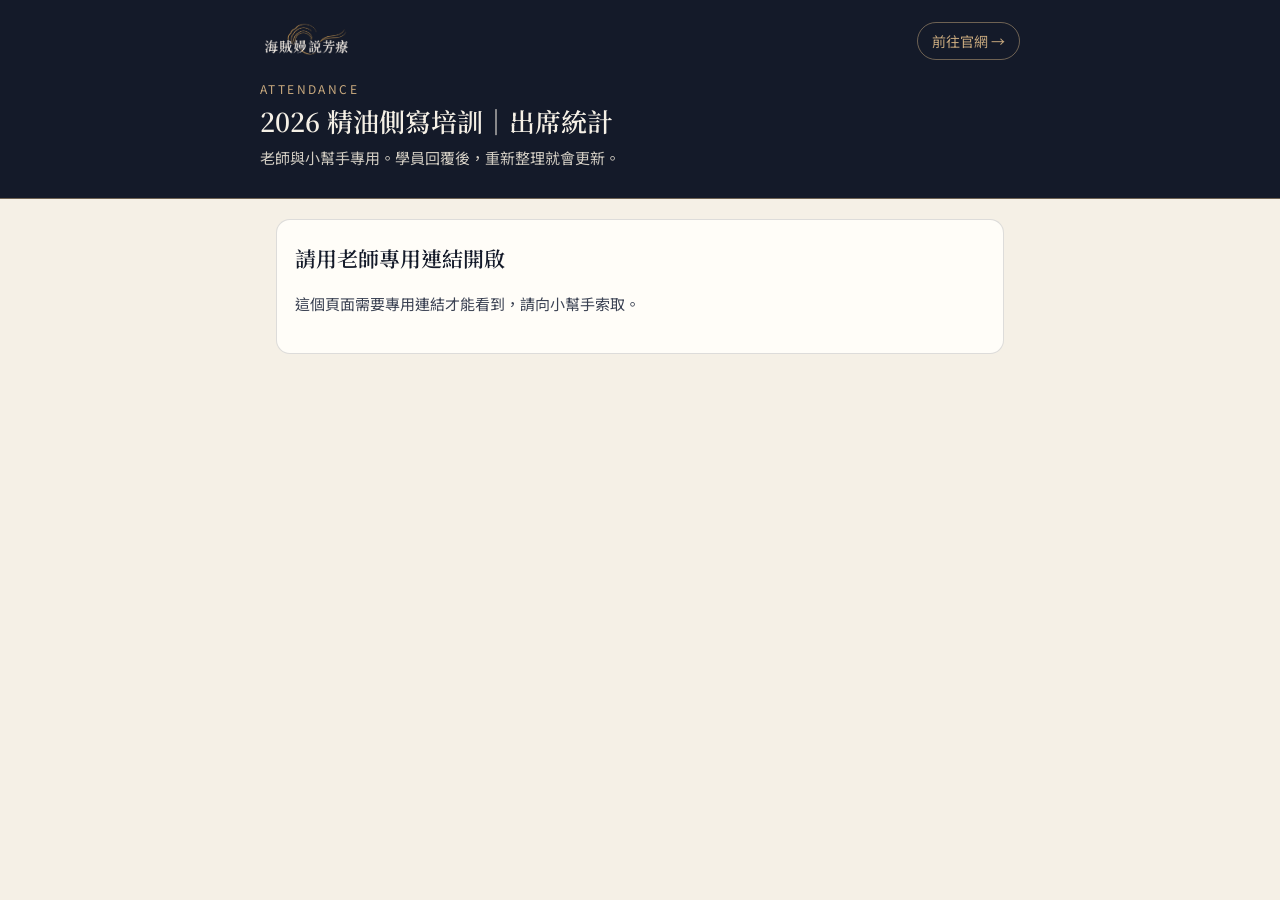
<file: class-2026/teacher.html>
<!DOCTYPE html>
<html lang="zh-TW">
<head>
<meta charset="UTF-8">
<meta name="viewport" content="width=device-width, initial-scale=1">
<meta name="robots" content="noindex, nofollow">
<meta name="referrer" content="no-referrer">
<title>出席統計｜海賊嫚說芳療</title>
<link rel="preconnect" href="https://fonts.googleapis.com">
<link href="https://fonts.googleapis.com/css2?family=Noto+Sans+TC:wght@400;500;700&family=Noto+Serif+TC:wght@600&display=swap" rel="stylesheet">
<link rel="stylesheet" href="style.css?v=12">
</head>
<body>
<header class="top">
  <div class="top-inner">
    <div class="top-row"><a href="../index.html" aria-label="海賊嫚說芳療官網首頁"><img src="../logo-year-rings-white-gold-v2.png" alt="海賊嫚說芳療"></a><a class="top-link" href="../index.html">前往官網 →</a></div>
    <p class="eyebrow">ATTENDANCE</p>
    <h1>2026 精油側寫培訓｜出席統計</h1>
    <p class="sub">老師與小幫手專用。學員回覆後，重新整理就會更新。</p>
  </div>
</header>
<main>
  <section class="card hidden" id="nokey">
    <h2>請用老師專用連結開啟</h2>
    <p class="muted">這個頁面需要專用連結才能看到，請向小幫手索取。</p>
  </section>

  <section class="card hidden" id="board">
    <div class="row">
      <div class="tabs" role="tablist" id="tabs" style="margin:0"></div>
      <button class="btn ghost" type="button" id="refresh">重新整理</button>
    </div>
    <p class="big-total" id="total"></p>
    <div class="grid2" id="days"></div>
  </section>

  <section class="card hidden missing" id="missing-card">
    <h2>還沒回覆</h2>
    <p class="names-line" id="missing"></p>
  </section>

  <section class="card hidden" id="leave-card">
    <h2 id="leave-title">請假（看回放）</h2>
    <p class="names-line" id="leave"></p>
  </section>

  <section class="card hidden" id="notes-card">
    <h2>學員備註</h2>
    <ul class="notes" id="notes"></ul>
  </section>

  <section class="card hidden" id="overview-card">
    <h2>全期總覽</h2>
    <p class="muted">三＝週三、六＝週六；實＝實體、線＝線上；－＝還沒填。保證書：✓＝已簽署。</p>
    <div class="table-wrap"><table class="overview" id="overview"></table></div>
  </section>

  <div class="alert hidden" id="err"></div>
</main>

<script src="common.js?v=12"></script>
<script>
const $ = id => document.getElementById(id);
const key = new URLSearchParams(location.search).get('k') || '';
const state = { idx: currentIndex(), students: [], latest: {}, agreed: [] };
function show(id, on = true) { $(id).classList.toggle('hidden', !on); }

async function load() {
  show('err', false); $('refresh').disabled = true;
  try {
    const r = await api({ action: 'stats', key });
    if (!r.ok) { if (r.error === 'key') { show('nokey'); show('board', false); return; } throw new Error(r.error); }
    state.students = r.students; state.latest = r.latest || {}; state.agreed = r.agreed || [];
    ['board', 'overview-card'].forEach(id => show(id));
    render();
  } catch (e) {
    $('err').textContent = '讀取失敗，請稍後按「重新整理」。'; show('err');
  } finally { $('refresh').disabled = false; }
}

function render() {
  const cur = currentIndex();
  $('tabs').innerHTML = SESSIONS.map((s, i) =>
    `<button type="button" class="tab" role="tab" data-i="${i}" aria-selected="${i === state.idx}">${s.key}${i === cur ? '（本週）' : ''}</button>`).join('');
  const s = SESSIONS[state.idx];
  const groups = { '週三': { '實體': [], '線上': [] }, '週六': { '實體': [], '線上': [] } };
  const leave = [], missing = [], notes = [];
  state.students.forEach(n => {
    const m = (state.latest[n] || {})[s.key];
    if (!m) { missing.push(n); return; }
    if (m.day === '請假') leave.push(n);
    else if (groups[m.day] && groups[m.day][m.mode]) groups[m.day][m.mode].push(n);
    if (m.note) notes.push(`<li><b>${esc(n)}</b>：${esc(m.note)}</li>`);
  });
  const replied = state.students.length - missing.length;
  $('total').textContent = `${s.key}｜已回覆 ${replied} / ${state.students.length} 人`;
  $('days').innerHTML = [['週三', s.wed], ['週六', s.sat]].map(([d, iso]) => {
    const g = groups[d];
    const stat = mode => {
      const list = g[mode]; const offered = s.modes.includes(mode);
      if (!offered && list.length === 0) return '';
      return `<div class="stat"><span>${mode}</span><span class="n ${list.length ? '' : 'zero'}">${list.length}</span></div>` +
        `<p class="names-line">${list.length ? list.map(esc).join('、') : '—'}</p>`;
    };
    return `<div class="daybox"><h3>${d} ${md(iso)}</h3>${stat('實體')}${stat('線上')}</div>`;
  }).join('');
  $('missing').textContent = missing.join('、'); show('missing-card', missing.length > 0);
  $('leave-title').textContent = s.noReplay ? '請假（這堂沒有回放）' : '請假（看回放）';
  $('leave').textContent = leave.join('、'); show('leave-card', leave.length > 0);
  $('notes').innerHTML = notes.join(''); show('notes-card', notes.length > 0);

  const short = m => m ? (m.day === '請假' ? '請假' : `${m.day.slice(1)}${m.mode.slice(0, 1)}`) : '－';
  $('overview').innerHTML = `<tr><th>學員</th>${SESSIONS.map(x => `<th>${x.key.replace('成果發表會', '發表會')}</th>`).join('')}<th>保證書</th></tr>` +
    state.students.map(n => `<tr><td>${esc(n)}</td>${SESSIONS.map(x => {
      const m = (state.latest[n] || {})[x.key];
      return `<td class="${!m ? 'empty' : m.day === '請假' ? 'leave' : ''}">${short(m)}</td>`;
    }).join('')}<td class="${state.agreed.includes(n) ? '' : 'empty'}">${state.agreed.includes(n) ? '✓' : '－'}</td></tr>`).join('');
}

$('tabs').addEventListener('click', e => { const b = e.target.closest('[data-i]'); if (!b) return; state.idx = +b.dataset.i; render(); });
$('refresh').addEventListener('click', load);
if (!key) show('nokey'); else load();
</script>
</body>
</html>
</file>
<file: site.css>
*, *::before, *::after { box-sizing: border-box; margin: 0; padding: 0; }

    :root {
      --bg:       #F5F0E6;
      --bg2:      #EDE5D8;
      --card:     #FFFCF7;
      --gold:     #80603B;
      --amber:    #C8A97E;
      --ink:      #141A29;
      --red:      #B5372B;
      --red-hover: #942C23;
      --paper:    #F5F0E6;
      --on-ink:   #D2CDC3;
      --white:    #FFFFFF;
      --amber-rgb: 200, 169, 126;
      --ink-rgb:  20, 26, 41;
      --red-rgb:  181, 55, 43;
      --gold-dim: rgba(200, 169, 126, 0.15);
      --text:     #141A29;
      --muted:    #4A4D55;
      --border:   #D3C9B8;
    }

    html { scroll-behavior: smooth; }

    body {
      background: var(--bg);
      color: var(--text);
      font-family: 'Noto Sans TC', sans-serif;
      font-weight: 300;
      line-height: 1.85;
    }

    /* ── NAV ── */
    nav {
      position: fixed;
      top: 0; left: 0; right: 0;
      z-index: 100;
      display: flex;
      justify-content: center;
      gap: 2rem;
      padding: 1rem 2rem;
      background: rgba(var(--ink-rgb), 0.85);
      backdrop-filter: blur(8px);
      border-bottom: 1px solid var(--border);
      font-size: 0.85rem;
      letter-spacing: 0.08em;
    }
    nav a {
      color: var(--muted);
      text-decoration: none;
      transition: color 0.3s;
    }
    nav a:hover { color: var(--gold); }

    /* ── HERO ── */
    #hero {
      min-height: 100vh;
      display: flex;
      flex-direction: column;
      align-items: center;
      justify-content: center;
      text-align: center;
      padding: 6rem 2rem 4rem;
      position: relative;
      background-image: url('hero-bg.png');
      background-size: cover;
      background-position: center top;
    }
    #hero::before {
      content: '';
      position: absolute;
      inset: 0;
      background:
        linear-gradient(to bottom, rgba(var(--ink-rgb), 0.70) 0%, rgba(var(--ink-rgb), 0.88) 100%),
        radial-gradient(ellipse at 50% 60%, rgba(var(--amber-rgb), 0.10) 0%, transparent 60%);
      z-index: 0;
    }
    #hero > * { position: relative; z-index: 1; }
    .announcement-badge {
      display: inline-flex;
      align-items: center;
      gap: 0.5rem;
      padding: 0.55rem 1.3rem;
      margin-bottom: 1.8rem;
      background: var(--gold-dim);
      border: 1px solid rgba(var(--amber-rgb), 0.4);
      border-radius: 999px;
      color: var(--gold);
      font-size: 0.82rem;
      letter-spacing: 0.03em;
      cursor: pointer;
      transition: all 0.25s ease;
    }
    .announcement-badge:hover {
      background: rgba(var(--amber-rgb), 0.28);
      transform: translateY(-1px);
    }
    .announcement-badge .dot {
      width: 6px;
      height: 6px;
      border-radius: 50%;
      background: var(--gold);
      flex: none;
      animation: announce-pulse 2s ease-in-out infinite;
    }
    @keyframes announce-pulse {
      0%, 100% { opacity: 1; }
      50% { opacity: 0.35; }
    }
    .hero-eyebrow {
      font-size: 0.8rem;
      letter-spacing: 0.25em;
      color: var(--gold);
      margin-bottom: 1.5rem;
      text-transform: uppercase;
    }
    #hero h1 {
      font-family: 'Noto Serif TC', serif;
      font-size: clamp(2.2rem, 6vw, 4rem);
      font-weight: 600;
      line-height: 1.3;
      margin-bottom: 1.2rem;
      letter-spacing: 0.05em;
      text-shadow: 0 2px 16px rgba(0,0,0,0.6);
    }
    #hero h1 span { color: var(--gold); }
    .hero-sub {
      font-size: clamp(0.95rem, 2vw, 1.15rem);
      color: var(--muted);
      margin-bottom: 3rem;
      white-space: nowrap;
    }
    .hero-scroll {
      font-size: 0.78rem;
      color: var(--muted);
      letter-spacing: 0.15em;
      display: flex;
      flex-direction: column;
      align-items: center;
      gap: 0.5rem;
    }
    .scroll-line {
      width: 1px;
      height: 48px;
      background: linear-gradient(to bottom, var(--gold), transparent);
    }

    /* ── SECTION COMMON ── */
    section { padding: 6rem 2rem; }
    .section-inner { max-width: 960px; margin: 0 auto; }
    .section-label {
      font-size: 0.75rem;
      letter-spacing: 0.3em;
      color: var(--gold);
      text-transform: uppercase;
      margin-bottom: 0.8rem;
    }
    .section-title {
      font-family: 'Noto Serif TC', serif;
      font-size: clamp(1.5rem, 3.5vw, 2.2rem);
      font-weight: 600;
      margin-bottom: 2.5rem;
      line-height: 1.4;
    }
    .divider {
      width: 48px;
      height: 2px;
      background: var(--gold);
      margin: 1.5rem 0 2.5rem;
      opacity: 0.6;
    }

    /* ── FOUNDER ── */
    #founder {
      position: relative;
      background-image: url('hero-bg.png');
      background-size: cover;
      background-position: center center;
      background-attachment: scroll;
    }
    #founder::before {
      content: '';
      position: absolute;
      inset: 0;
      background: rgba(var(--ink-rgb), 0.88);
      z-index: 0;
    }
    #founder .section-inner { position: relative; z-index: 1; }

    .founder-grid {
      display: grid;
      grid-template-columns: 1fr 1.6fr;
      gap: 4rem;
      align-items: start;
    }
    .founder-photo {
      width: 100%;
      aspect-ratio: 3/4;
      border-radius: 4px;
      object-fit: cover;
      border: 1px solid var(--border);
      background: var(--card);
      display: flex;
      align-items: center;
      justify-content: center;
      color: var(--muted);
      font-size: 0.85rem;
      letter-spacing: 0.1em;
    }
    .founder-photo img {
      width: 100%;
      height: 100%;
      object-fit: cover;
      border-radius: 4px;
    }
    .founder-name {
      font-family: 'Noto Serif TC', serif;
      font-size: 1.6rem;
      font-weight: 600;
      margin-bottom: 0.3rem;
    }
    .founder-title {
      color: var(--gold);
      font-size: 0.88rem;
      letter-spacing: 0.1em;
      margin-bottom: 1.5rem;
    }
    .founder-bio {
      color: var(--text);
      font-size: 0.95rem;
      margin-bottom: 1rem;
      opacity: 0.9;
    }
    .founder-quote {
      margin: 2rem 0;
      padding: 1.2rem 1.5rem;
      border-left: 2px solid var(--gold);
      color: var(--muted);
      font-size: 0.9rem;
      font-style: italic;
      line-height: 2;
    }
    .founder-links {
      display: flex;
      gap: 0.75rem;
      flex-wrap: wrap;
      margin-top: 1.5rem;
    }

    /* ── CREDENTIALS BLOCKS ── */
    .cred-section {
      margin-top: 2.5rem;
    }

    .cred-section-title {
      font-size: 0.75rem;
      font-weight: 600;
      letter-spacing: 0.2em;
      color: var(--gold);
      text-transform: uppercase;
      margin-bottom: 1rem;
      padding-bottom: 0.5rem;
      border-bottom: 1px solid var(--border);
    }

    .cred-list {
      list-style: none;
      display: flex;
      flex-direction: column;
      gap: 0.6rem;
    }

    .cred-list li {
      display: flex;
      align-items: flex-start;
      gap: 0.7rem;
      font-size: 0.86rem;
      color: var(--muted);
      line-height: 1.75;
    }

    .cred-list li::before {
      content: "—";
      color: var(--gold);
      opacity: 0.6;
      flex-shrink: 0;
      margin-top: 0.05em;
    }

    .cred-tags {
      display: flex;
      flex-wrap: wrap;
      gap: 0.4rem;
      margin-top: 1rem;
    }

    .cred-tag {
      font-size: 0.72rem;
      padding: 0.2rem 0.65rem;
      border-radius: 20px;
      background: var(--gold-dim);
      border: 1px solid rgba(var(--amber-rgb), 0.28);
      color: var(--gold);
      letter-spacing: 0.04em;
    }

    /* ── WHAT IS OIL PROFILING ── */
    #what {
      background: var(--bg);
      border-top: 1px solid var(--border);
    }
    .what-grid {
      display: grid;
      grid-template-columns: repeat(auto-fit, minmax(260px, 1fr));
      gap: 2rem;
      margin-top: 3rem;
    }
    .what-card {
      background: var(--card);
      border: 1px solid var(--border);
      border-radius: 6px;
      padding: 2rem 1.8rem;
    }
    .what-icon {
      font-size: 1.6rem;
      margin-bottom: 1rem;
    }
    .what-card h3 {
      font-size: 1rem;
      font-weight: 500;
      margin-bottom: 0.75rem;
      color: var(--gold);
      letter-spacing: 0.05em;
    }
    .what-card p {
      font-size: 0.88rem;
      color: var(--muted);
      line-height: 1.9;
    }

    /* ── TESTIMONIALS ── */
    .testimonial-grid {
      display: grid;
      grid-template-columns: repeat(auto-fill, minmax(300px, 1fr));
      gap: 1.8rem;
      margin-top: 2.5rem;
    }
    .testimonial-card {
      background: rgba(255,255,255,0.04);
      border: 1px solid var(--border);
      border-radius: 12px;
      padding: 1.8rem;
      position: relative;
    }
    .testimonial-text {
      font-size: 0.88rem;
      color: var(--muted);
      line-height: 2;
      margin-top: 1.2rem;
    }
    .testimonial-meta {
      margin-top: 1.4rem;
      font-size: 0.78rem;
      color: var(--gold);
      letter-spacing: 0.06em;
      display: flex;
      align-items: center;
      gap: 0.8rem;
    }
    .testimonial-avatar {
      width: 2.4rem;
      height: 2.4rem;
      border-radius: 50%;
      object-fit: cover;
      border: 1px solid var(--border);
    }
    .testimonial-brand {
      font-size: 1rem;
      letter-spacing: 0.1em;
      color: var(--gold);
      text-align: center;
      margin-bottom: 0.8rem;
    }

    .testimonial-avatar-placeholder {
      width: 2.4rem;
      height: 2.4rem;
      border-radius: 50%;
      background: var(--border);
      display: flex;
      align-items: center;
      justify-content: center;
      font-size: 1rem;
      color: var(--muted);
      flex-shrink: 0;
    }

    /* ── TEAM ENTRY ── */
    .team-entry-grid {
      display: grid;
      grid-template-columns: 1fr 1fr;
      gap: 1.5rem;
      margin-bottom: 4rem;
    }

    .entry-card {
      border: 1px solid var(--border);
      border-radius: 8px;
      padding: 2rem 2rem;
      background: var(--card);
      display: flex;
      flex-direction: column;
      gap: 0.9rem;
    }

    .entry-card.active {
      border-color: var(--gold);
      background: linear-gradient(145deg, rgba(var(--amber-rgb), 0.07), var(--card));
    }

    .entry-label {
      font-size: 0.72rem;
      font-weight: 600;
      letter-spacing: 0.18em;
      color: var(--gold);
      text-transform: uppercase;
    }

    .entry-title {
      font-family: 'Noto Serif TC', serif;
      font-size: 1.25rem;
      font-weight: 600;
      color: var(--text);
      line-height: 1.4;
    }

    .entry-desc {
      font-size: 0.86rem;
      color: var(--muted);
      line-height: 1.85;
      flex: 1;
    }

    .team-subtitle {
      font-family: 'Noto Serif TC', serif;
      font-size: 1rem;
      font-weight: 600;
      color: var(--gold);
      letter-spacing: 0.08em;
      margin-bottom: 1.5rem;
      padding-bottom: 0.75rem;
      border-bottom: 1px solid var(--border);
    }
    .profile-header-row {
      display: grid;
      grid-template-columns: minmax(280px, 1fr) minmax(280px, 1.2fr);
      gap: 1.8rem;
      margin-bottom: 1.5rem;
    }
    .profile-header-row .team-subtitle {
      margin-bottom: 0;
      text-align: left;
    }
    @media (max-width: 760px) {
      .profile-header-row {
        grid-template-columns: 1fr;
      }
    }

    @media (max-width: 680px) {
      .team-entry-grid { grid-template-columns: 1fr; }
    }

    .btn-book {
      display: block;
      width: 100%;
      margin-top: 1.2rem;
      padding: 0.65rem 1rem;
      border-radius: 6px;
      border: 1px solid var(--gold);
      background: transparent;
      color: var(--gold);
      font-size: 0.82rem;
      font-weight: 500;
      letter-spacing: 0.1em;
      text-align: center;
      text-decoration: none;
      cursor: pointer;
      transition: background 0.2s, color 0.2s;
    }
    .btn-book:hover {
      background: var(--gold);
      color: var(--ink);
    }

    /* ── TEAM + TESTIMONIALS (merged) ── */
    #testimonials {
      position: relative;
      background-image: url('hero-bg.png');
      background-size: cover;
      background-position: center bottom;
      background-attachment: scroll;
    }
    #testimonials::before {
      content: '';
      position: absolute;
      inset: 0;
      background: rgba(var(--ink-rgb), 0.92);
      z-index: 0;
    }
    #testimonials .section-inner { position: relative; z-index: 1; }

    .profile-pair {
      display: grid;
      grid-template-columns: minmax(280px, 1fr) minmax(280px, 1.2fr);
      gap: 1.8rem;
      align-items: stretch;
      margin-bottom: 2.2rem;
    }
    .profile-pair .instructor-card,
    .profile-pair .testimonial-card {
      margin: 0;
    }
    @media (max-width: 760px) {
      .profile-pair {
        grid-template-columns: 1fr;
      }
    }

    .team-grid {
      display: grid;
      grid-template-columns: repeat(auto-fill, minmax(260px, 1fr));
      gap: 2rem;
      margin-top: 3rem;
    }
    .instructor-card {
      background: var(--card);
      border: 1px solid var(--border);
      border-radius: 8px;
      padding: 2.5rem 2rem;
      text-align: center;
      transition: border-color 0.3s, transform 0.3s;
    }
    .instructor-card:hover {
      border-color: rgba(var(--amber-rgb), 0.45);
      transform: translateY(-4px);
    }
    .card-photo {
      width: 120px;
      height: 120px;
      border-radius: 50%;
      object-fit: cover;
      margin: 0 auto 1.5rem;
      border: 2px solid var(--border);
      display: block;
      background: var(--bg);
    }
    .card-photo-placeholder {
      width: 120px;
      height: 120px;
      border-radius: 50%;
      margin: 0 auto 1.5rem;
      border: 2px solid var(--border);
      background: var(--bg);
      display: flex;
      align-items: center;
      justify-content: center;
      color: var(--muted);
      font-size: 0.7rem;
      letter-spacing: 0.08em;
    }
    .card-name {
      font-family: 'Noto Serif TC', serif;
      font-size: 1.15rem;
      font-weight: 600;
      margin-bottom: 0.2rem;
    }
    .card-brand {
      font-size: 0.78rem;
      color: var(--gold);
      letter-spacing: 0.1em;
      margin-bottom: 1.2rem;
    }
    .card-bio {
      font-size: 0.84rem;
      color: var(--muted);
      line-height: 1.9;
      text-align: left;
      margin-bottom: 1.8rem;
    }
    .card-services {
      display: flex;
      flex-wrap: wrap;
      gap: 0.4rem;
      justify-content: center;
      margin-bottom: 1.5rem;
    }
    .service-tag {
      font-size: 0.72rem;
      padding: 0.25rem 0.7rem;
      border-radius: 20px;
      background: var(--gold-dim);
      border: 1px solid rgba(var(--amber-rgb), 0.3);
      color: var(--gold);
      letter-spacing: 0.04em;
    }
    .card-links {
      display: flex;
      gap: 0.5rem;
      justify-content: center;
      flex-wrap: wrap;
    }

    /* ── SOCIAL BUTTONS ── */
    .btn-social {
      display: inline-block;
      padding: 0.35rem 0.9rem;
      border-radius: 20px;
      border: 1px solid var(--border);
      font-size: 0.75rem;
      letter-spacing: 0.08em;
      color: var(--muted);
      text-decoration: none;
      transition: all 0.25s;
    }
    .btn-social:hover {
      border-color: var(--gold);
      color: var(--gold);
      background: var(--gold-dim);
    }

    /* ── QR MODAL ── */
    .qr-modal {
      display: none;
      position: fixed;
      inset: 0;
      z-index: 999;
      background: rgba(0,0,0,0.7);
      align-items: center;
      justify-content: center;
    }
    .qr-modal.active { display: flex; }
    .qr-box {
      background: var(--bg);
      border: 1px solid var(--border);
      border-radius: 12px;
      padding: 2rem;
      text-align: center;
      max-width: 260px;
      width: 90%;
    }
    .qr-box p {
      font-size: 0.82rem;
      color: var(--muted);
      margin-bottom: 1rem;
      letter-spacing: 0.05em;
    }
    .qr-box img { width: 160px; height: 160px; border-radius: 6px; }
    .qr-close {
      margin-top: 1.2rem;
      display: inline-block;
      font-size: 0.78rem;
      color: var(--muted);
      cursor: pointer;
      letter-spacing: 0.1em;
    }
    .qr-close:hover { color: var(--gold); }

    /* ── COURSE MODAL ── */
    .course-modal {
      display: none;
      position: fixed;
      inset: 0;
      z-index: 998;
      background: rgba(0,0,0,0.75);
      align-items: flex-start;
      justify-content: center;
      overflow-y: auto;
      padding: 3rem 1rem 4rem;
    }
    .course-modal.active { display: flex; }
    .course-modal-box {
      background: var(--bg2);
      border: 1px solid var(--border);
      border-radius: 12px;
      padding: 3rem 3.5rem;
      max-width: 820px;
      width: 100%;
      position: relative;
    }
    .course-modal-close {
      position: sticky;
      top: 0;
      float: right;
      margin: -1.5rem -1.5rem 1rem 1rem;
      font-size: 0.78rem;
      color: var(--muted);
      cursor: pointer;
      letter-spacing: 0.1em;
      background: var(--bg2);
      padding: 0.4rem 0.9rem;
      border-radius: 20px;
      border: 1px solid var(--border);
    }
    .course-modal-close:hover { color: var(--gold); border-color: var(--gold); }
    .course-view { display: none; }
    .course-view.active { display: block; }
    .course-back {
      display: inline-flex;
      align-items: center;
      gap: 0.4rem;
      font-size: 0.8rem;
      color: var(--muted);
      cursor: pointer;
      letter-spacing: 0.1em;
      margin-bottom: 2rem;
      padding: 0.35rem 0.9rem;
      border: 1px solid var(--border);
      border-radius: 20px;
      transition: color 0.2s, border-color 0.2s;
    }
    .course-back:hover { color: var(--gold); border-color: var(--gold); }
    .course-select-grid {
      display: grid;
      grid-template-columns: repeat(auto-fit, minmax(260px, 1fr));
      gap: 1.5rem;
      margin-top: 2rem;
    }
    .course-select-card {
      background: var(--card);
      border: 1px solid var(--border);
      border-radius: 10px;
      padding: 2rem 1.8rem;
      cursor: pointer;
      transition: border-color 0.25s, transform 0.2s;
    }
    .course-select-card:hover { border-color: var(--gold); transform: translateY(-3px); }
    .course-select-num {
      font-size: 0.72rem;
      letter-spacing: 0.2em;
      color: var(--gold);
      margin-bottom: 0.5rem;
      text-transform: uppercase;
    }
    .course-select-title {
      font-size: 1.15rem;
      font-family: 'Noto Serif TC', serif;
      font-weight: 600;
      color: var(--text);
      margin-bottom: 0.8rem;
    }
    .course-select-desc {
      font-size: 0.85rem;
      color: var(--muted);
      line-height: 1.75;
      margin-bottom: 1.4rem;
    }
    .course-select-cta {
      font-size: 0.78rem;
      color: var(--gold);
      letter-spacing: 0.1em;
    }
    @media (max-width: 640px) {
      .course-modal-box { padding: 2rem 1.5rem; }
    }

    /* ── CALENDAR ── */
    .cal-month-heading {
      font-family: 'Noto Serif TC', serif;
      font-size: 1.05rem;
      color: var(--gold);
      letter-spacing: 0.08em;
      margin: 2.4rem 0 1rem;
      padding-bottom: 0.6rem;
      border-bottom: 1px solid var(--border);
    }
    .cal-month-heading:first-child { margin-top: 0; }
    .cal-item {
      display: flex;
      gap: 1.4rem;
      align-items: flex-start;
      padding: 1.1rem 0.4rem;
      border-bottom: 1px solid rgba(var(--amber-rgb), 0.12);
    }
    .cal-item:last-child { border-bottom: none; }
    .cal-date {
      flex: none;
      width: 68px;
      text-align: center;
    }
    .cal-date .day {
      font-family: 'Noto Serif TC', serif;
      font-size: 1.5rem;
      color: var(--text);
      line-height: 1.1;
    }
    .cal-date .weekday {
      font-size: 0.72rem;
      color: var(--muted);
      letter-spacing: 0.06em;
      margin-top: 0.2rem;
    }
    .cal-date.tbd .day { font-size: 0.95rem; color: var(--muted); }
    .cal-body { flex: 1; }
    .cal-tag {
      display: inline-block;
      font-size: 0.7rem;
      letter-spacing: 0.06em;
      color: var(--gold);
      border: 1px solid rgba(var(--amber-rgb), 0.4);
      border-radius: 20px;
      padding: 0.15rem 0.7rem;
      margin-bottom: 0.5rem;
    }
    .cal-tag-internal {
      color: var(--muted);
      border-color: var(--border);
    }
    .cal-title {
      font-size: 0.98rem;
      color: var(--text);
      margin-bottom: 0.3rem;
    }
    .cal-time {
      font-size: 0.8rem;
      color: var(--muted);
      font-variant-numeric: tabular-nums;
    }
    .cal-note {
      margin-top: 1.6rem;
      font-size: 0.8rem;
      color: var(--muted);
      line-height: 1.8;
      border-left: 2px solid var(--gold);
      padding-left: 1rem;
    }

    /* ── EVENTS ── */
    .event-grid {
      display: grid;
      grid-template-columns: repeat(auto-fit, minmax(260px, 1fr));
      gap: 1.5rem;
      margin-top: 2rem;
    }
    .event-card {
      background: var(--card);
      border: 1px solid var(--border);
      border-radius: 10px;
      overflow: hidden;
      cursor: pointer;
      transition: border-color 0.25s, transform 0.2s;
    }
    .event-card:hover { border-color: var(--gold); transform: translateY(-3px); }
    .event-card-cover {
      width: 100%;
      aspect-ratio: 16/9;
      background: linear-gradient(135deg, rgba(var(--amber-rgb), 0.22), rgba(var(--amber-rgb), 0.06));
      display: flex;
      align-items: center;
      justify-content: center;
      color: var(--gold);
      font-size: 0.78rem;
      letter-spacing: 0.1em;
      overflow: hidden;
    }
    .event-card-cover img { width: 100%; height: 100%; object-fit: cover; object-position: top; display: block; }
    .event-card-body { padding: 1.6rem 1.7rem 1.8rem; }
    .event-card-date {
      font-size: 0.72rem;
      letter-spacing: 0.15em;
      color: var(--gold);
      margin-bottom: 0.5rem;
      text-transform: uppercase;
    }
    .event-card-title {
      font-size: 1.1rem;
      font-family: 'Noto Serif TC', serif;
      font-weight: 600;
      color: var(--text);
      margin-bottom: 0.7rem;
    }
    .event-card-desc {
      font-size: 0.85rem;
      color: var(--muted);
      line-height: 1.7;
      margin-bottom: 1rem;
    }
    .event-card-cta { font-size: 0.78rem; color: var(--gold); letter-spacing: 0.1em; }
    .event-detail-cover {
      width: 100%;
      max-height: 640px;
      border-radius: 10px;
      overflow: hidden;
      background: linear-gradient(135deg, rgba(var(--amber-rgb), 0.22), rgba(var(--amber-rgb), 0.06));
      margin-bottom: 2rem;
      display: flex;
      align-items: center;
      justify-content: center;
    }
    .event-detail-cover:empty,
    .event-detail-cover:not(:has(img)) { aspect-ratio: 21/9; }
    .event-detail-cover img { width: 100%; max-height: 640px; object-fit: contain; display: block; }
    .event-meta {
      display: flex;
      flex-wrap: wrap;
      gap: 1.2rem 2rem;
      font-size: 0.85rem;
      color: var(--muted);
      margin-bottom: 1.6rem;
      padding-bottom: 1.6rem;
      border-bottom: 1px solid var(--border);
    }
    .event-meta b { color: var(--text); font-weight: 500; }
    .event-gallery {
      display: grid;
      grid-template-columns: repeat(auto-fill, minmax(150px, 1fr));
      gap: 0.8rem;
      margin-top: 1.5rem;
    }
    .event-gallery img, .event-gallery video {
      width: 100%;
      aspect-ratio: 1/1;
      object-fit: cover;
      border-radius: 6px;
      display: block;
    }
    .event-gallery-empty {
      font-size: 0.85rem;
      color: var(--muted);
      border: 1px dashed var(--border);
      border-radius: 8px;
      padding: 2.5rem 1.5rem;
      text-align: center;
      line-height: 1.8;
    }
    .event-view { display: none; }
    .event-view.active { display: block; }

    /* ── COURSE STAGES ── */
    .stages-grid {
      display: grid;
      grid-template-columns: repeat(auto-fit, minmax(260px, 1fr));
      gap: 1.5rem;
      margin-bottom: 5rem;
    }

    .stage-card {
      background: var(--card);
      border: 1px solid var(--border);
      border-radius: 8px;
      padding: 2rem 1.8rem;
      display: flex;
      flex-direction: column;
      gap: 1rem;
      position: relative;
      overflow: hidden;
      transition: border-color 0.3s;
    }

    .stage-card:hover {
      border-color: rgba(var(--amber-rgb), 0.5);
    }

    .stage-card.highlight {
      border-color: var(--gold);
      background: linear-gradient(145deg, rgba(var(--amber-rgb), 0.07), var(--card));
    }

    .stage-num {
      font-size: 0.72rem;
      font-weight: 600;
      letter-spacing: 0.2em;
      color: var(--gold);
      text-transform: uppercase;
    }

    .stage-title {
      font-family: 'Noto Serif TC', serif;
      font-size: 1.15rem;
      font-weight: 600;
      color: var(--text);
      line-height: 1.45;
    }

    .stage-desc {
      font-size: 0.86rem;
      color: var(--muted);
      line-height: 1.85;
      flex: 1;
    }

    .stage-connector {
      display: none;
    }

    .btn-hero-cta {
      display: inline-block;
      padding: 0.85rem 2.4rem;
      background: var(--gold);
      color: var(--ink);
      font-size: 0.92rem;
      font-weight: 500;
      letter-spacing: 0.12em;
      border-radius: 4px;
      text-decoration: none;
      cursor: pointer;
      border: none;
      margin-bottom: 2.5rem;
      transition: opacity 0.2s, transform 0.2s;
    }
    .btn-hero-cta:hover { opacity: 0.85; transform: translateY(-2px); }
    .btn-hero-outline {
      display: inline-block;
      padding: 0.85rem 2.4rem;
      background: transparent;
      color: var(--gold);
      font-size: 0.92rem;
      font-weight: 500;
      letter-spacing: 0.12em;
      border-radius: 4px;
      border: 1px solid var(--gold);
      text-decoration: none;
      cursor: pointer;
      margin-bottom: 2.5rem;
      transition: background 0.2s, color 0.2s, transform 0.2s;
    }
    .btn-hero-outline:hover { background: var(--gold); color: var(--ink); transform: translateY(-2px); }

    .btn-apply {
      display: inline-block;
      padding: 0.6rem 1.4rem;
      border-radius: 6px;
      background: var(--gold);
      color: var(--ink);
      font-size: 0.84rem;
      font-weight: 600;
      letter-spacing: 0.08em;
      text-decoration: none;
      text-align: center;
      transition: opacity 0.2s;
      margin-top: 0.5rem;
    }

    .btn-apply:hover { opacity: 0.85; }

    /* ── COURSE ── */
    #course {
      background: var(--bg2);
      border-top: 1px solid var(--border);
    }

    .course-intro {
      font-size: 0.95rem;
      color: var(--muted);
      line-height: 2;
      max-width: 720px;
      margin-bottom: 4rem;
      border-left: 2px solid var(--border);
      padding-left: 1.5rem;
    }

    .course-block {
      margin-bottom: 4rem;
    }

    .course-block-title {
      display: flex;
      align-items: center;
      gap: 0.6rem;
      font-family: 'Noto Serif TC', serif;
      font-size: 1.2rem;
      font-weight: 600;
      color: var(--gold);
      margin-bottom: 1.2rem;
      letter-spacing: 0.04em;
    }

    .flower-icon {
      font-size: 1rem;
      opacity: 0.85;
    }

    .course-text {
      font-size: 0.92rem;
      color: var(--muted);
      line-height: 2;
      margin-bottom: 1rem;
    }

    .course-text strong {
      color: var(--text);
      font-weight: 500;
    }

    .course-ol, .course-ul {
      padding-left: 0;
      list-style: none;
      display: flex;
      flex-direction: column;
      gap: 0.85rem;
    }

    .course-ol li {
      display: grid;
      grid-template-columns: 2rem 1fr;
      gap: 0.5rem;
      font-size: 0.9rem;
      color: var(--muted);
      line-height: 1.8;
    }

    .course-ol li .num {
      color: var(--gold);
      font-weight: 600;
      font-size: 0.82rem;
      padding-top: 0.15rem;
    }

    .course-ul li {
      display: flex;
      gap: 0.65rem;
      font-size: 0.9rem;
      color: var(--muted);
      line-height: 1.8;
    }

    .course-ul li .spark {
      color: var(--gold);
      flex-shrink: 0;
      padding-top: 0.12rem;
    }

    .dimensions-grid {
      display: grid;
      grid-template-columns: repeat(auto-fill, minmax(260px, 1fr));
      gap: 1.5rem;
      margin-top: 2rem;
    }

    .dim-card {
      background: var(--card);
      border: 1px solid var(--border);
      border-radius: 6px;
      padding: 1.8rem 1.6rem;
      position: relative;
    }

    .dim-card::before {
      content: "";
      position: absolute;
      top: 0; left: 0;
      width: 3px;
      height: 100%;
      background: var(--gold);
      border-radius: 6px 0 0 6px;
      opacity: 0.55;
    }

    .dim-num {
      font-size: 0.72rem;
      font-weight: 600;
      letter-spacing: 0.15em;
      color: var(--gold);
      text-transform: uppercase;
      margin-bottom: 0.5rem;
    }

    .dim-title {
      font-size: 1rem;
      font-weight: 500;
      color: var(--text);
      margin-bottom: 0.75rem;
      line-height: 1.5;
    }

    .dim-desc {
      font-size: 0.84rem;
      color: var(--muted);
      line-height: 1.9;
    }

    .experience-grid {
      display: grid;
      grid-template-columns: repeat(auto-fill, minmax(240px, 1fr));
      gap: 1.5rem;
      margin-top: 2rem;
    }

    .exp-card {
      background: var(--card);
      border: 1px solid var(--border);
      border-radius: 6px;
      padding: 1.8rem 1.6rem;
      transition: border-color 0.25s;
    }

    .exp-card:hover {
      border-color: rgba(var(--amber-rgb), 0.45);
    }

    .exp-icon {
      font-size: 1.4rem;
      margin-bottom: 0.8rem;
    }

    .exp-title {
      font-size: 0.95rem;
      font-weight: 500;
      color: var(--gold);
      margin-bottom: 0.6rem;
      letter-spacing: 0.04em;
    }

    .exp-desc {
      font-size: 0.84rem;
      color: var(--muted);
      line-height: 1.9;
    }

    /* ── FOOTER ── */
    footer {
      background: var(--ink);
      border-top: 1px solid var(--border);
      padding: 3rem 2rem;
      text-align: center;
    }
    footer .footer-brand {
      font-family: 'Noto Serif TC', serif;
      font-size: 1.1rem;
      color: var(--gold);
      margin-bottom: 0.5rem;
      letter-spacing: 0.08em;
    }
    footer p {
      font-size: 0.78rem;
      color: var(--muted);
      line-height: 2;
    }
    footer a {
      color: var(--muted);
      text-decoration: none;
    }
    footer a:hover { color: var(--gold); }
    .footer-disclaimer {
      margin-top: 1.5rem;
      font-size: 0.72rem;
      color: var(--muted);
    }

    /* ── RESPONSIVE ── */
    @media (max-width: 680px) {
      nav { gap: 1.2rem; font-size: 0.78rem; }
      .founder-grid { grid-template-columns: 1fr; gap: 2.5rem; }
      .founder-photo { aspect-ratio: 1/1; max-width: 260px; margin: 0 auto; }
      section { padding: 4rem 1.5rem; }
    }
    /* 海賊嫚視覺色彩設定：羊皮紙砂 45 / 墨藍 25 / 琥珀 15 / 赤紅 15。
       保留內容、品牌圖片與既有互動；淺底琥珀文字使用加深色以維持對比。 */
    body { font-weight: 400; }
    nav {
      background: rgba(245,240,230,0.96);
      border-bottom-color: var(--amber);
    }
    nav a { color: var(--ink); }
    nav a:hover { color: var(--red); }
    #hero {
      --text: #F5F0E6;
      --muted: #D2CDC3;
      --gold: #C8A97E;
      color: var(--text);
      background-image: none;
      background-color: var(--ink);
      overflow: hidden;
    }
    #hero::before {
      inset: 10% -20% 0 30%;
      background: repeating-radial-gradient(circle at 70% 45%, transparent 0 92px,
        rgba(var(--amber-rgb), 0.17) 93px 94px, transparent 95px 155px);
      pointer-events: none;
    }
    #hero h1 { text-shadow: none; }
    #hero h1 span { color: var(--amber); }
    .announcement-badge {
      background: rgba(var(--red-rgb), 0.18);
      color: var(--paper);
      border-color: var(--red);
      border-radius: 6px;
      font-weight: 500;
    }
    .announcement-badge:hover { background: var(--red); }
    .announcement-badge .dot { background: var(--red); animation: none; }
    #founder, #testimonials { background-image: none; }
    #founder { background-color: var(--bg); }
    #testimonials { background-color: var(--bg2); }
    #founder::before, #testimonials::before { background: none; }
    .section-label, .stage-num, .dim-num, .cal-month-heading {
      color: var(--red);
    }
    .section-title { color: var(--ink); }
    .divider { background: var(--amber); opacity: 1; }
    .instructor-card, .testimonial-card, .stage-card, .dim-card,
    .exp-card, .course-select-card, .event-card, .pillar-card {
      border-color: var(--border);
      box-shadow: 0 4px 18px rgba(var(--ink-rgb), 0.04);
    }
    .stage-card.highlight { background: var(--card); border-color: var(--amber); }
    .qr-box { background: var(--bg); color: var(--ink); }
    .btn-hero-cta, .btn-apply, .btn-book {
      background: var(--red);
      border: 1px solid var(--red);
      color: var(--white);
      font-weight: 600;
    }
    .btn-hero-cta:hover, .btn-apply:hover, .btn-book:hover {
      background: var(--red-hover);
      border-color: var(--red-hover);
      color: var(--white);
      opacity: 1;
    }
    .btn-hero-outline { color: var(--amber); border-color: var(--amber); }
    .btn-hero-outline:hover { background: var(--amber); color: var(--ink); }
    .testimonial-card .btn-book {
      background: transparent;
      border-color: var(--red);
      color: var(--red);
    }
    .testimonial-card .btn-book:hover {
      background: var(--red);
      color: var(--white);
    }
    .what-icon img {
      width: 3rem !important;
      height: 3rem !important;
      object-fit: contain !important;
      border-radius: 0 !important;
    }
    .btn-social { border-color: var(--amber); color: var(--ink); }
    .btn-social:hover { background: var(--gold-dim); color: var(--ink); }
    .course-modal, .qr-modal { background: rgba(var(--ink-rgb), 0.78); }
    .course-modal-inner { background: var(--bg); }
    .course-modal-close { background: var(--bg); color: var(--ink); }
    .cal-tag { color: var(--red); border-color: rgba(var(--red-rgb), 0.35); }
    .cal-tag-internal { color: var(--muted); border-color: var(--border); }
    .event-card-cover, .event-detail-cover {
      background: var(--gold-dim);
    }
    .flower-icon { font-size: 1rem; color: var(--gold); }
    .exp-icon { color: var(--gold); font-size: 1.1rem; letter-spacing: 0.12em; }
    .qr-direct-link {
      display: inline-block;
      margin-top: 1rem;
      padding: 0.45rem 0.9rem;
      color: var(--ink);
      border: 1px solid var(--amber);
      border-radius: 6px;
      font-size: 0.85rem;
      letter-spacing: 0.08em;
      text-decoration: none;
    }
    .qr-direct-link:hover { background: var(--gold-dim); }
    footer {
      --muted: #D2CDC3;
      --gold: #C8A97E;
      color: var(--paper);
      background: var(--ink);
      border-top-color: var(--amber);
    }
    .footer-disclaimer { color: var(--on-ink); }
    a:focus-visible, button:focus-visible, [onclick]:focus-visible {
      outline: 3px solid var(--red);
      outline-offset: 4px;
    }
    @media (max-width: 680px) {
      nav { flex-wrap: wrap; gap: 0.5rem 1rem; padding: 0.75rem 1rem; }
      .hero-sub { white-space: normal; }
      #hero { padding-top: 8rem; }
      .announcement-badge { max-width: 100%; text-align: left; }
    }
    @media (prefers-reduced-motion: reduce) {
      html { scroll-behavior: auto; }
      *, *::before, *::after { animation: none !important; transition: none !important; }
    }
    .brand-emblem { width: min(620px, 90vw); height: auto; object-fit: contain; margin-bottom: 1rem; }
    .brand-emblem, .footer-emblem { background: transparent; filter: none; }
    #hero .brand-accessible-title { position: absolute; width: 1px; height: 1px; padding: 0; margin: -1px; overflow: hidden; clip-path: inset(50%); white-space: nowrap; }
    .hero-tagline { font-family: 'Noto Serif TC', serif; font-size: clamp(1.25rem, 3vw, 1.8rem); color: var(--paper); margin-bottom: 0.8rem; }
    #brand-philosophy { background: var(--bg2); }
    .journey-grid { display: grid; grid-template-columns: repeat(3, 1fr); gap: 2rem; margin-top: 2.5rem; }
    .journey-step { padding-top: 1.5rem; border-top: 1px solid var(--amber); }
    .journey-number { color: var(--red); font-size: 0.8rem; letter-spacing: 0.15em; }
    .journey-step h3 { font-family: 'Noto Serif TC', serif; font-size: 1.2rem; margin: 0.8rem 0 1rem; }
    .journey-step p { color: var(--muted); font-size: 0.95rem; }
    .brand-quote { font-family: 'Noto Serif TC', serif; font-size: clamp(1.15rem, 2.5vw, 1.5rem); color: var(--ink); border-left: 3px solid var(--red); padding-left: 1.4rem; margin-top: 3rem; }
    .footer-emblem { width: min(320px, 85vw); height: auto; object-fit: contain; margin-bottom: 0.8rem; }
    @media (max-width: 680px) { .journey-grid { grid-template-columns: 1fr; gap: 1.5rem; } .brand-emblem { width: 90vw; height: auto; } }
    /* 第一階段整理：首頁層次與手機導覽；保留既有品牌與內容。 */
    nav { align-items: center; justify-content: space-between; gap: 1.5rem; padding: 0.65rem max(1.5rem, calc((100vw - 1160px) / 2)); }
    .nav-home { font-family: 'Noto Serif TC', serif; font-size: 1rem; white-space: nowrap; text-decoration: none; }
    .nav-links { display: flex; align-items: center; gap: 1.4rem; }
    .nav-links a { display: inline-flex; align-items: center; min-height: 44px; text-decoration: none; }
    .nav-toggle { display: none; min-height: 44px; padding: 0.5rem 0.85rem; background: transparent; border: 1px solid var(--amber); border-radius: 4px; color: var(--ink); font: inherit; cursor: pointer; }
    #hero { min-height: 760px; min-height: max(760px, 92svh); padding: 8rem 1.5rem 4rem; }
    #hero::before { opacity: 0.32; }
    #hero .announcement-badge { margin-bottom: 2rem; padding: 0.65rem 1rem; cursor: pointer; font: inherit; font-size: 0.85rem; }
    #hero .hero-eyebrow { margin-bottom: 1rem; }
    #hero .brand-emblem { width: min(580px, 100%); margin-bottom: 0.5rem; }
    #hero .hero-sub { max-width: 620px; margin: 0.7rem auto 1.8rem; line-height: 1.9; white-space: normal; }
    .hero-actions { display: flex; gap: 1rem; flex-wrap: wrap; justify-content: center; }
    .hero-actions a, .hero-actions button { min-height: 52px; min-width: 190px; display: inline-flex; align-items: center; justify-content: center; margin-bottom: 0; }
    #hero .hero-scroll { margin-top: 1.5rem; }
    .hero-lecture-link { color: var(--on-ink); font-size: 0.9rem; margin-top: 1.4rem; text-underline-offset: 5px; }
    html { scroll-padding-top: 88px; }
    @media (max-width: 1000px) {
      nav { flex-wrap: wrap; padding: 0.6rem 1rem; }
      .nav-toggle { display: block; }
      .nav-links { display: none; width: 100%; grid-template-columns: repeat(2, minmax(0, 1fr)); gap: 0.25rem 0.7rem; padding: 0.5rem 0; border-top: 1px solid var(--border); }
      nav.menu-open .nav-links { display: grid; }
      .nav-links a { font-size: 1rem; padding: 0.5rem; }
      #hero { min-height: 740px; padding-top: 7rem; }
    }
    @media (max-width: 480px) {
      .hero-actions { width: 100%; max-width: 320px; flex-direction: column; gap: 0.8rem; }
      .hero-actions a, .hero-actions button { width: 100%; }
      #hero .announcement-badge { text-align: center; font-size: 0.82rem; }
      #hero .hero-sub { font-size: 1rem; }
    }
    /* 第二階段：完整資料保留，以摘要和展開區降低閱讀負擔。 */
    .founder-highlights { margin: 1.5rem 0; padding: 1.2rem 1.4rem; background: var(--bg2); border-left: 2px solid var(--amber); }
    .founder-highlights p { margin-bottom: 0.6rem; color: var(--ink); font-size: 0.95rem; }
    .founder-highlights p:last-child { margin-bottom: 0; }
    .reading-details { margin: 1rem 0; border-top: 1px solid var(--border); }
    .reading-details summary { color: var(--red); font-size: 0.95rem; font-weight: 500; cursor: pointer; min-height: 44px; padding: 0.7rem 0; }
    .reading-details summary:focus-visible { outline: 2px solid var(--red); outline-offset: 3px; }
    .reading-details[open] summary { margin-bottom: 0.6rem; }
    .card-preview { color: var(--muted); font-size: 1rem; line-height: 1.9; margin: 1rem 0; }
    .instructor-card .card-photo { width: 112px; height: 112px; object-fit: cover; }
    .card-name { margin-top: 1rem; }
    .card-brand { min-height: 2.5rem; line-height: 1.7; }
    .profile-pair { align-items: start; }
    .instructor-card .card-links { display: flex; flex-wrap: wrap; justify-content: center; gap: 0.5rem; }
    .instructor-card .btn-book { display: block; text-align: center; }
    .instructor-card .reading-details { text-align: left; }
    .testimonial-card .testimonial-text, .instructor-card .card-bio { font-size: 1rem; line-height: 1.9; }
    .course-overview-grid { display: grid; grid-template-columns: repeat(3,minmax(0,1fr)); gap: 1.2rem; margin: 2rem 0; }
    .course-overview-card { background: var(--card); border: 1px solid var(--border); border-radius: 8px; padding: 1.5rem; display: flex; flex-direction: column; }
    .course-overview-card h3 { font-family: 'Noto Serif TC',serif; font-size: 1.2rem; color: var(--ink); margin: 0.6rem 0 1rem; }
    .course-overview-card dl { margin: 0 0 1.5rem; font-size: 0.95rem; }
    .course-overview-card dt { color: var(--gold); font-weight: 600; margin-top: 0.9rem; }
    .course-overview-card dd { margin: 0.2rem 0 0; color: var(--muted); line-height: 1.8; }
    .course-card-actions { margin-top: auto; display: flex; flex-direction: column; gap: 0.7rem; }
    .course-card-actions button { min-height: 44px; padding: 0.6rem; font: inherit; color: var(--ink); background: transparent; border: 1px solid var(--amber); border-radius: 4px; cursor: pointer; }
    .course-card-actions .btn-apply { margin: 0; }
    .course-notice { padding: 1rem 1.2rem; background: var(--bg2); border-left: 2px solid var(--amber); color: var(--ink); font-size: 0.95rem; line-height: 1.8; }
    @media(max-width:900px) { .course-overview-grid { grid-template-columns: 1fr; } }
    #faq { background: var(--bg2); }
    .faq-intro { max-width: 680px; color: var(--muted); margin-bottom: 2rem; line-height: 1.9; }
    .faq-list { max-width: 780px; }
    .faq-item { border-bottom: 1px solid var(--border); }
    .faq-item summary { min-height: 52px; padding: 1.1rem 0; cursor: pointer; color: var(--ink); font-size: 1rem; font-weight: 500; }
    .faq-item summary:focus-visible { outline: 2px solid var(--red); outline-offset: 4px; }
    .faq-item p { color: var(--muted); font-size: 1rem; line-height: 1.9; margin: 0 0 1.3rem; }
    .faq-item a { color: var(--red); text-underline-offset: 4px; }
    .faq-actions { margin-top: 2rem; display: flex; flex-wrap: wrap; gap: 0.8rem; }
    .faq-actions a { display: inline-flex; align-items: center; min-height: 44px; padding: 0.7rem 1rem; border: 1px solid var(--amber); border-radius: 4px; color: var(--ink); text-decoration: none; }
    .faq-note { margin-top: 1.5rem; color: var(--muted); font-size: 0.9rem; }
    footer .footer-help { display: inline-block; padding: 0.5rem; margin-bottom: 0.7rem; color: var(--paper); text-underline-offset: 4px; }
    @media (min-width:1001px) { .nav-links { gap: 1rem; } }
  
/* Shared multi-page layout */
.document-page { padding-top: 8rem; }
body:not(.home-page) main > section:first-child { padding-top: 8rem; }
.nav-links a[aria-current="page"] { color: var(--red); border-bottom: 2px solid var(--red); }
.skip-link { position: fixed; top: -100px; left: 1rem; z-index: 2000; background: var(--paper); color: var(--ink); padding: 0.8rem; }
.skip-link:focus { top: 0.5rem; }
.home-intro { max-width: 700px; color: var(--muted); line-height: 1.9; font-size: 1rem; }
.home-grid { display: grid; grid-template-columns: repeat(3,minmax(0,1fr)); gap: 1.2rem; margin-top: 2rem; }
.home-tile { display: block; padding: 1.6rem; border: 1px solid var(--border); background: var(--card); border-radius: 8px; text-decoration: none; color: var(--ink); }
.home-tile h3 { font-family: 'Noto Serif TC',serif; margin-bottom: 0.8rem; }
.home-tile p { color: var(--muted); line-height: 1.8; }
.home-tile span { display: block; margin-top: 1rem; color: var(--red); }
.home-tile:hover { border-color: var(--amber); }
.course-back { display: inline-block; text-decoration: none; min-height: 44px; }
.course-select-card, .event-card { text-decoration: none; color: inherit; }
.course-card-actions a:not(.btn-apply) { display: flex; align-items: center; justify-content: center; min-height: 44px; padding: 0.6rem; color: var(--ink); border: 1px solid var(--amber); border-radius: 4px; text-decoration: none; }
.course-card-actions a:not(.btn-apply):hover { background: var(--gold-dim); }
.qr-close { font: inherit; background: transparent; border: 1px solid var(--amber); padding: 0.6rem 1rem; min-height: 44px; cursor: pointer; }
button.btn-book, button.btn-social { font-family: inherit; cursor: pointer; }
.footer-navigation { display: flex; flex-wrap: wrap; justify-content: center; gap: 0.5rem 1rem; margin: 1rem 0; }
.footer-navigation a { display: inline-flex; align-items: center; min-height: 44px; }
@media(max-width:1100px) { .nav-toggle { display:block; } nav { flex-wrap:wrap; padding:0.6rem 1rem; } .nav-links { display:none; width:100%; grid-template-columns:repeat(2,minmax(0,1fr)); } nav.menu-open .nav-links {display:grid;} }
@media(max-width:800px) { .home-grid { grid-template-columns:1fr; } }

/* 各尺寸直接顯示橫列導覽，不需要展開選單。 */
nav .nav-toggle { display: none; }
nav .nav-links, nav.menu-open .nav-links { display: flex; flex-wrap: nowrap; width: auto; gap: 1.2rem; }
nav .nav-links a { flex: 0 0 auto; white-space: nowrap; font-size: 0.95rem; padding: 0.4rem 0.2rem; }
@media(max-width:1100px) {
  nav { display: flex; flex-direction: column; align-items: stretch; gap: 0; padding: 0.55rem 1rem 0; }
  nav .nav-home { align-self: flex-start; padding: 0.2rem 0 0.55rem; }
  nav .nav-links, nav.menu-open .nav-links { width: 100%; overflow-x: auto; scrollbar-width: thin; scrollbar-color: var(--amber) transparent; gap: 1.2rem; border-top: 1px solid var(--border); padding: 0.25rem 0 0.4rem; }
  nav .nav-links a { min-height: 44px; }
  html { scroll-padding-top: 130px; }
  #hero { padding-top: 9rem; }
  body:not(.home-page) main > section:first-child { padding-top: 10rem; }
}
</file>
<file: brand-header.css>
/* Local first-step inner-page banner; does not alter other pages or logos. */
.branded-page main { padding-top: 90px; }
.branded-page nav .nav-home { display: flex; align-items: center; flex-shrink: 0; padding: 0; }
.nav-brand-logo { display: block; width: 200px; height: 68px; object-fit: contain; }
.inner-brand-banner { position: relative; isolation: isolate; overflow: hidden; background: #141A29; color: #F5F0E6; min-height: 210px; display: flex; align-items: center; padding: 30px max(6vw, 24px); border-bottom: 1px solid rgba(200,169,126,.5); }
.banner-content { width: min(1160px,100%); margin: 0 auto; position: relative; z-index: 1; }
.banner-eyebrow { color: #C8A97E; letter-spacing: .22em; font-size: 12px; margin: 0 0 10px; }
.inner-brand-banner h1 { font-family: 'Noto Serif TC',serif; font-size: clamp(30px,3.5vw,44px); font-weight: 600; line-height: 1.4; margin: 0 0 16px; color: #F5F0E6; }
.banner-description { color: #D2CDC3; font-size: 16px; line-height: 1.9; max-width: 570px; margin: 0; }
/* Decorative excerpt of the official logo's upper rings and scent strokes.
   The source logo stays intact; its lettering is outside this background viewport. */
.banner-ripples { position: absolute; width: 650px; height: 190px; right: 0; top: 10px; opacity: .24; pointer-events: none; background-image: url('logo-year-rings-white-gold-v2.png'); background-size: 900px 450px; background-repeat: no-repeat; background-position: right top; mask-image: linear-gradient(to bottom, #000 0%, #000 85%, transparent 100%); }
.banner-ripples i { display: none; }
.branded-page.inner-page main > section:first-of-type { padding-top: 64px; }
@media(max-width:1100px) { .branded-page main { padding-top: 138px; } .nav-brand-logo { width: 180px; height: 68px; } }
@media(max-width:680px) { .inner-brand-banner { min-height: 190px; padding: 24px; } .banner-description { max-width: 300px; font-size: 15px; } .banner-ripples { right: -240px; top: 0; opacity: .12; } .branded-page.inner-page main > section:first-of-type { padding-top: 40px; } }

.branded-page.home-page #hero { padding-top: 4rem; }
@media(max-width:1100px) { .branded-page.home-page #hero { padding-top: 3rem; } }

/* 行事曆場次的報名連結 */
.cal-signup { display: inline-block; margin-top: 8px; padding: 6px 14px; border-radius: 999px; background: #B5372B; color: #fff !important; font-size: 14px; text-decoration: none; }
.cal-signup:hover { opacity: .85; }
</file>
<file: class-2026/style.css>
:root {
  --paper: #F5F0E6;
  --paper-2: #EDE5D6;
  --ink: #141A29;
  --ink-soft: #3A4152;
  --amber: #C8A97E;
  --amber-deep: #80603B;
  --red: #B5372B;
  --line: rgba(20, 26, 41, .14);
  --card: #FFFDF8;
}
* { box-sizing: border-box; }
html { -webkit-text-size-adjust: 100%; }
body {
  margin: 0; background: var(--paper); color: var(--ink);
  font-family: 'Noto Sans TC', -apple-system, 'PingFang TC', sans-serif;
  font-size: 17px; line-height: 1.75;
}
.top {
  background: var(--ink); color: var(--paper); padding: 18px 16px 26px;
  border-bottom: 1px solid rgba(200, 169, 126, .5);
}
.top-inner { max-width: 760px; margin: 0 auto; }
.top img { height: 46px; display: block; }
.top-row { display: flex; align-items: center; justify-content: space-between; gap: 12px; margin-bottom: 14px; }
.top-link { color: var(--amber); font-size: 14px; text-decoration: none; border: 1px solid rgba(200,169,126,.5); border-radius: 999px; padding: 6px 14px; white-space: nowrap; }
.top-link:hover { background: rgba(200,169,126,.15); }
.site-links { display: grid; grid-template-columns: 1fr 1fr; gap: 10px; margin-top: 10px; }
.site-links a { display: block; text-align: center; padding: 12px 8px; border: 1.5px solid var(--line); border-radius: 12px; background: #fff; color: var(--ink); text-decoration: none; font-size: 15px; }
.site-links a:hover { border-color: var(--amber); }
.eyebrow { color: var(--amber); letter-spacing: .2em; font-size: 12px; margin: 0 0 4px; }
.top h1 { font-family: 'Noto Serif TC', serif; font-weight: 600; font-size: 26px; margin: 0; line-height: 1.4; }
.top p.sub { color: #D2CDC3; margin: 6px 0 0; font-size: 15px; }
main { max-width: 760px; margin: 0 auto; padding: 20px 16px 60px; }
.card {
  background: var(--card); border: 1px solid var(--line); border-radius: 14px;
  padding: 20px 18px; margin-bottom: 18px;
}
.card h2 { font-family: 'Noto Serif TC', serif; font-size: 21px; margin: 0 0 4px; font-weight: 600; }
.card h3 { font-size: 16px; margin: 18px 0 8px; color: var(--ink-soft); font-weight: 500; }
.muted { color: var(--ink-soft); font-size: 15px; }
.hint { font-size: 14px; color: var(--amber-deep); margin: 6px 0 0; }
.alert { background: #F7E4DF; color: #7A231B; border-radius: 10px; padding: 10px 14px; font-size: 15px; margin-top: 10px; }
.ok { background: #E9EFE3; color: #2F4A2A; border-radius: 10px; padding: 12px 14px; font-size: 15px; margin-top: 12px; }
.choices { display: flex; flex-wrap: wrap; gap: 10px; }
.choice {
  appearance: none; border: 1.5px solid var(--line); background: #fff; color: var(--ink);
  border-radius: 12px; padding: 12px 16px; font: inherit; font-size: 16px; cursor: pointer;
  min-height: 48px; flex: 1 1 140px; text-align: center; line-height: 1.4;
}
.choice small { display: block; font-size: 13px; color: var(--ink-soft); }
.choice[aria-pressed="true"] { border-color: var(--ink); background: var(--ink); color: var(--paper); }
.choice[aria-pressed="true"] small { color: #D2CDC3; }
.choice:disabled { opacity: .45; cursor: not-allowed; }
.names .choice { flex: 1 1 120px; }
input[type=password], input[type=text], textarea {
  width: 100%; font: inherit; font-size: 16px; padding: 12px 14px; border-radius: 10px;
  border: 1.5px solid var(--line); background: #fff; color: var(--ink);
}
textarea { min-height: 70px; resize: vertical; }
.btn {
  appearance: none; border: 0; background: var(--red); color: #fff; font: inherit; font-size: 17px;
  padding: 13px 22px; border-radius: 12px; cursor: pointer; width: 100%; margin-top: 16px; min-height: 50px;
}
.btn:disabled { opacity: .5; cursor: wait; }
.btn.ghost { background: transparent; color: var(--ink); border: 1.5px solid var(--line); width: auto; margin: 0; padding: 6px 12px; min-height: 0; font-size: 14px; }
.row { display: flex; align-items: center; justify-content: space-between; gap: 10px; flex-wrap: wrap; }
.tabs { display: flex; gap: 8px; overflow-x: auto; padding-bottom: 4px; margin-bottom: 14px; }
.tab {
  appearance: none; border: 1.5px solid var(--line); background: #fff; border-radius: 999px; padding: 6px 14px;
  font: inherit; font-size: 15px; white-space: nowrap; cursor: pointer; color: var(--ink);
}
.tab[aria-selected="true"] { background: var(--ink); color: var(--paper); border-color: var(--ink); }
.badge { display: inline-block; background: var(--paper-2); border-radius: 6px; padding: 0 8px; font-size: 14px; color: var(--amber-deep); }
.info { font-size: 15px; color: var(--ink-soft); margin: 0; padding-left: 1.1em; }
.info li { margin: 2px 0; }
.dl { list-style: none; margin: 0; padding: 0; }
.dl li { display: flex; justify-content: space-between; align-items: center; gap: 10px; padding: 12px 0; border-top: 1px solid var(--line); }
.dl li:first-child { border-top: 0; }
.dl .btn { width: auto; margin: 0; padding: 8px 16px; min-height: 0; font-size: 15px; background: var(--ink); }
.hidden { display: none !important; }

.agree { border: 1.5px solid var(--amber); border-radius: 12px; padding: 14px 16px; margin: 10px 0 14px; background: #FFFBF3; }
.agree-text { background: #fff; border: 1px solid var(--line); border-radius: 10px; padding: 10px 14px; font-size: 15px; }
.agree-text p { margin: 0 0 4px; }
.agree-text ol { margin: 0; padding-left: 1.3em; }
.agree-text li { margin: 3px 0; }
.sig { display: block; width: 100%; height: 170px; margin-top: 6px; background: #fff; border: 1.5px dashed var(--amber-deep); border-radius: 10px; touch-action: none; cursor: crosshair; }
.agree-notice { border-left: 3px solid var(--red); background: #FBF1EE; padding: 6px 10px; margin-bottom: 10px; font-size: 14px; color: #5A2A22; }
.agree-notice p { margin: 2px 0; }
.agree-check { display: flex; gap: 8px; align-items: center; margin-top: 12px; font-size: 16px; cursor: pointer; }
.agree-check input { width: 20px; height: 20px; }

/* 老師統計頁 */
.grid2 { display: grid; grid-template-columns: 1fr 1fr; gap: 14px; }
@media (max-width: 560px) { .grid2 { grid-template-columns: 1fr; } }
.daybox { background: #fff; border: 1px solid var(--line); border-radius: 12px; padding: 14px; }
.daybox h3 { margin: 0 0 8px; color: var(--ink); font-size: 18px; }
.stat { display: flex; justify-content: space-between; align-items: baseline; border-top: 1px dashed var(--line); padding: 8px 0 4px; }
.stat:first-of-type { border-top: 0; }
.stat .n { font-family: 'Noto Serif TC', serif; font-size: 28px; font-weight: 600; line-height: 1; }
.stat .n.zero { color: #B9B2A5; }
.names-line { font-size: 15px; color: var(--ink-soft); margin: 0 0 6px; }
.big-total { font-size: 15px; color: var(--ink-soft); margin: 6px 0 14px; }
.missing { border-left: 4px solid var(--red); }
table.overview { width: 100%; border-collapse: collapse; font-size: 14px; }
.table-wrap { overflow-x: auto; }
table.overview th, table.overview td { border-bottom: 1px solid var(--line); padding: 7px 6px; text-align: center; white-space: nowrap; }
table.overview th:first-child, table.overview td:first-child { text-align: left; }
td.leave { color: var(--red); }
td.empty { color: #B9B2A5; }
.notes li { margin: 4px 0; font-size: 15px; }
</file>
